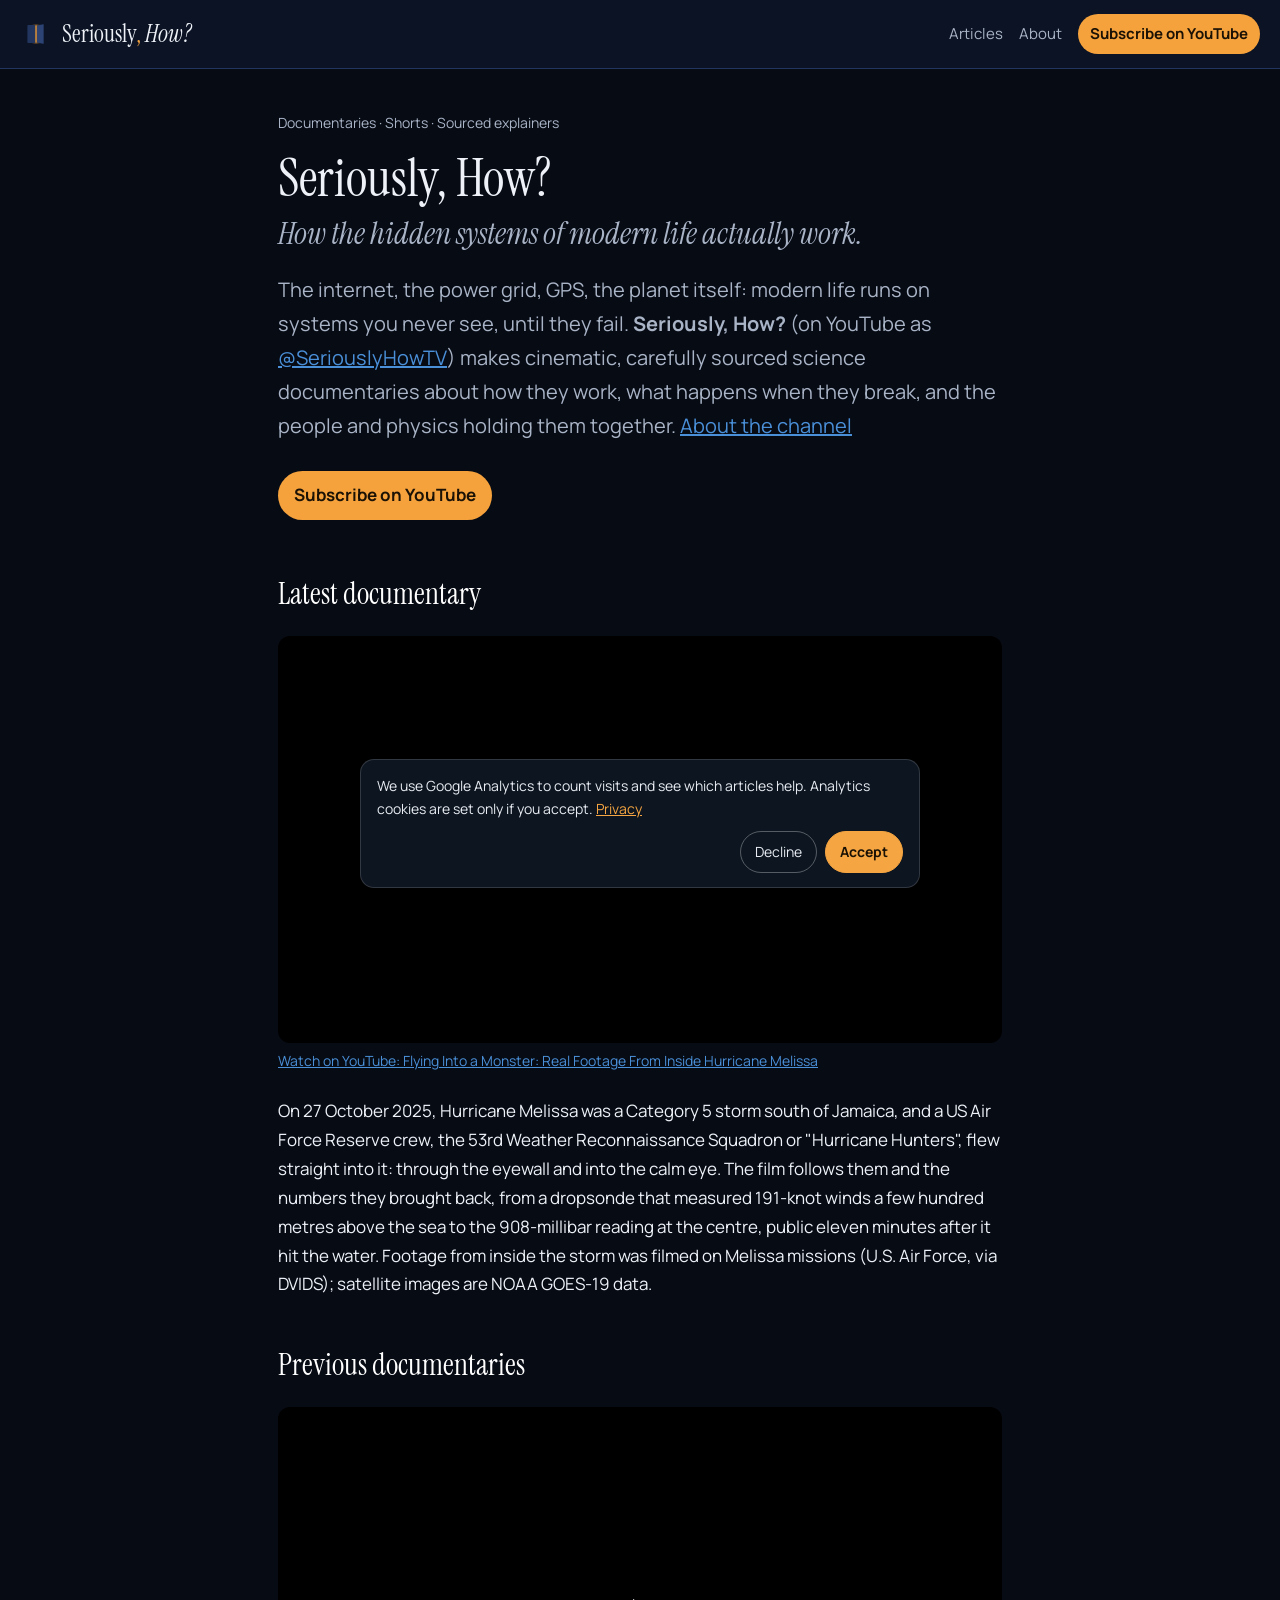
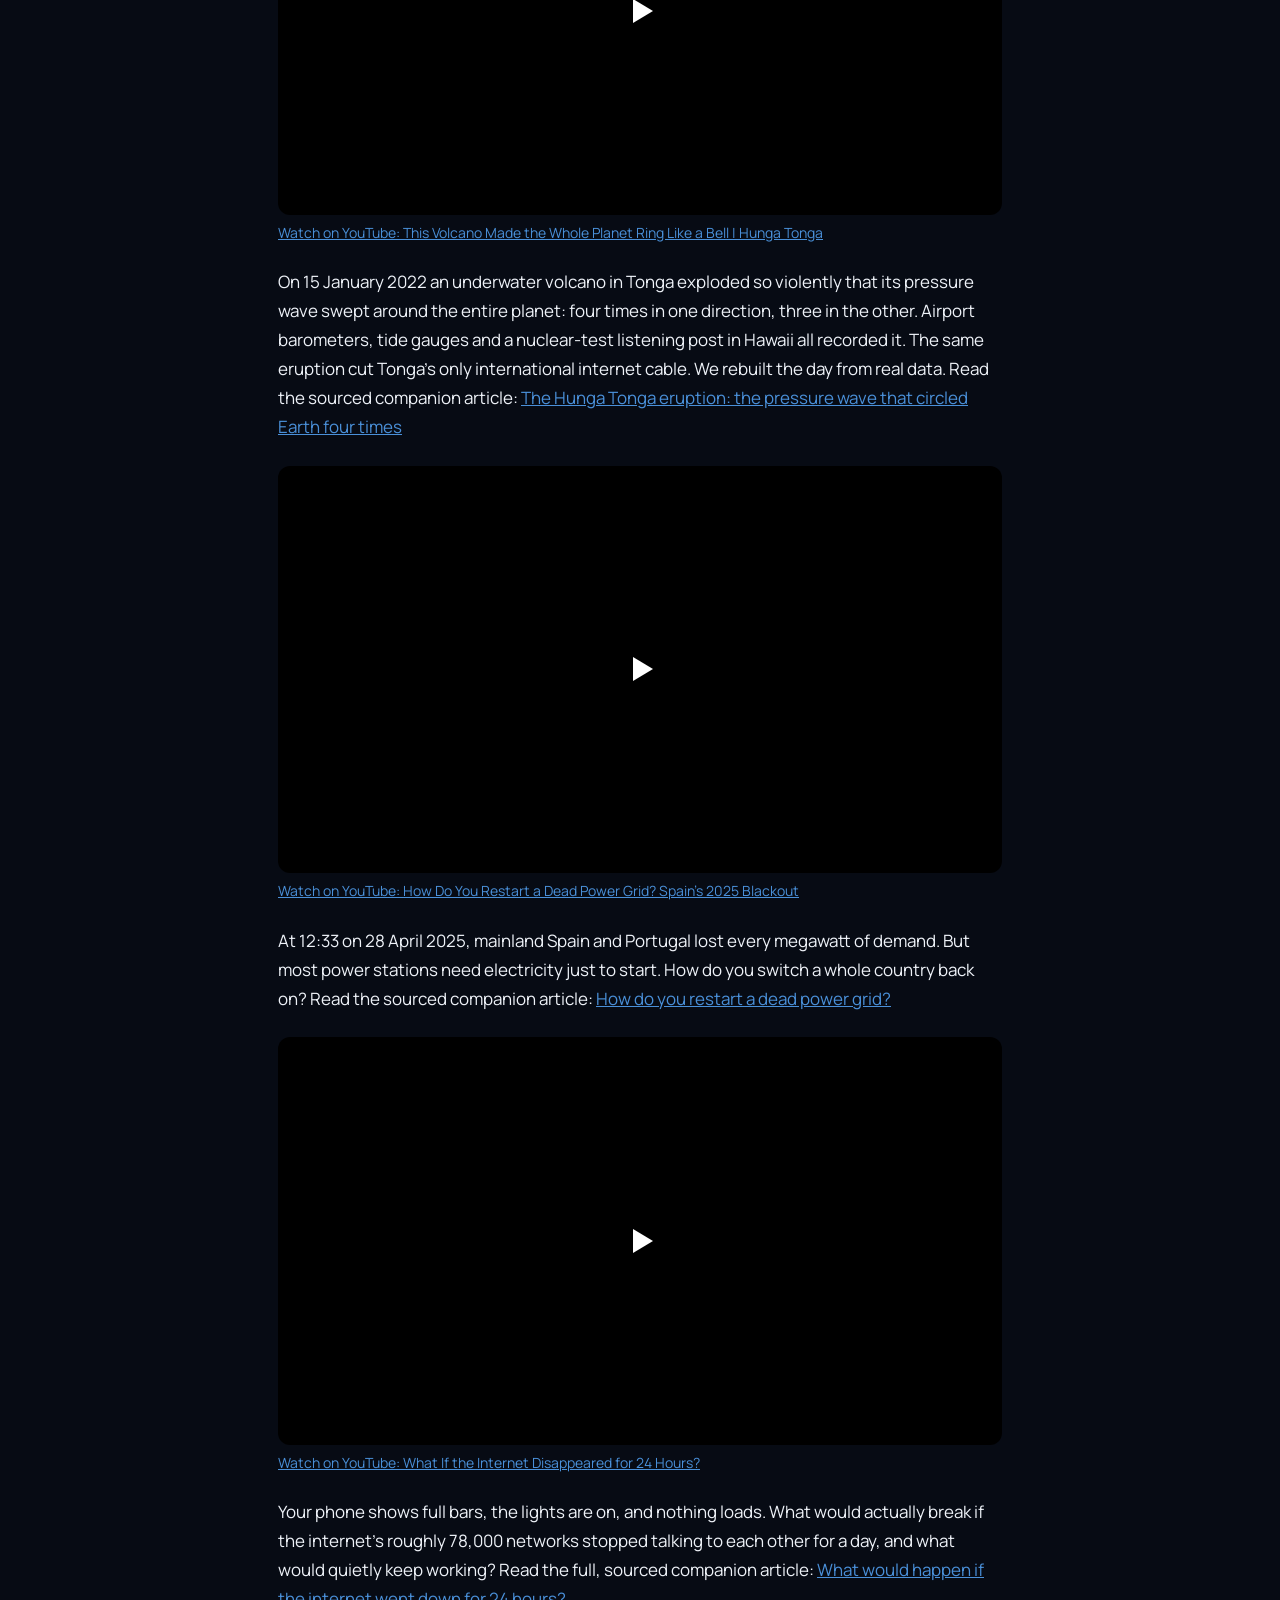
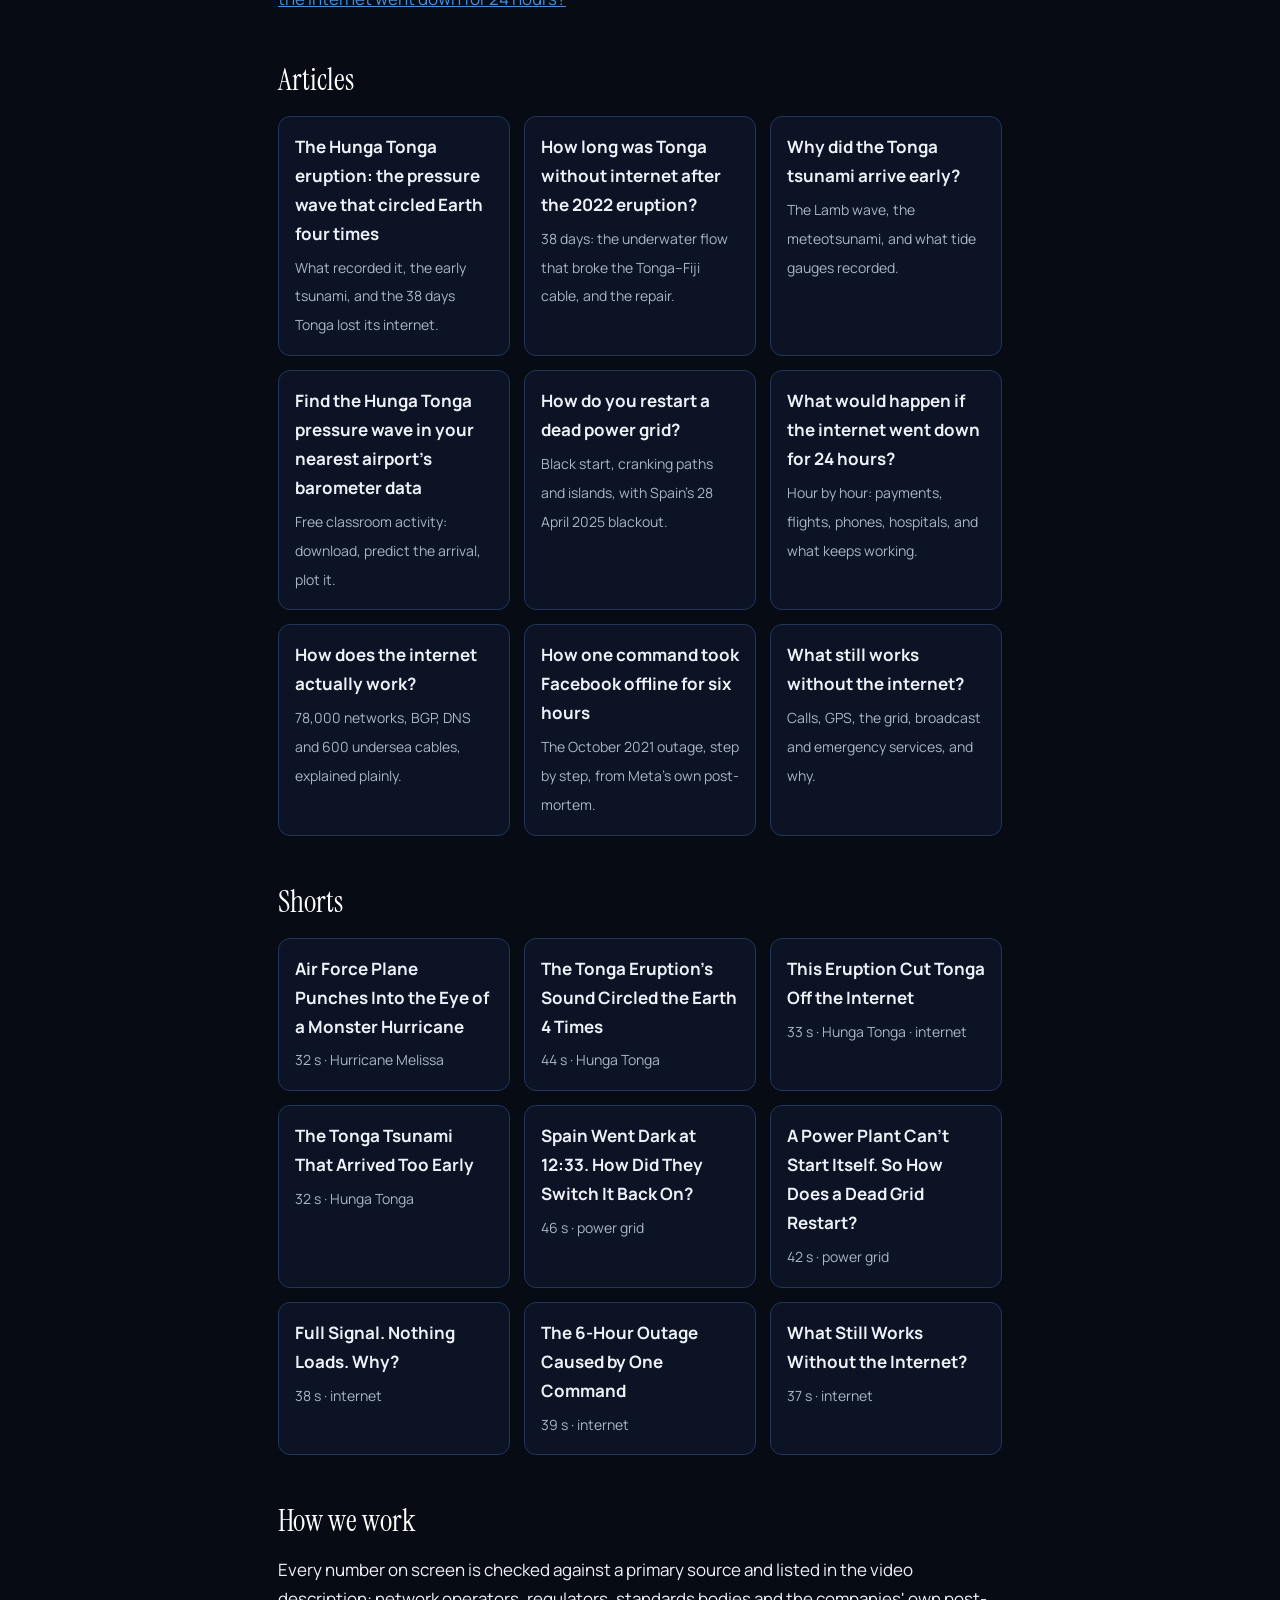
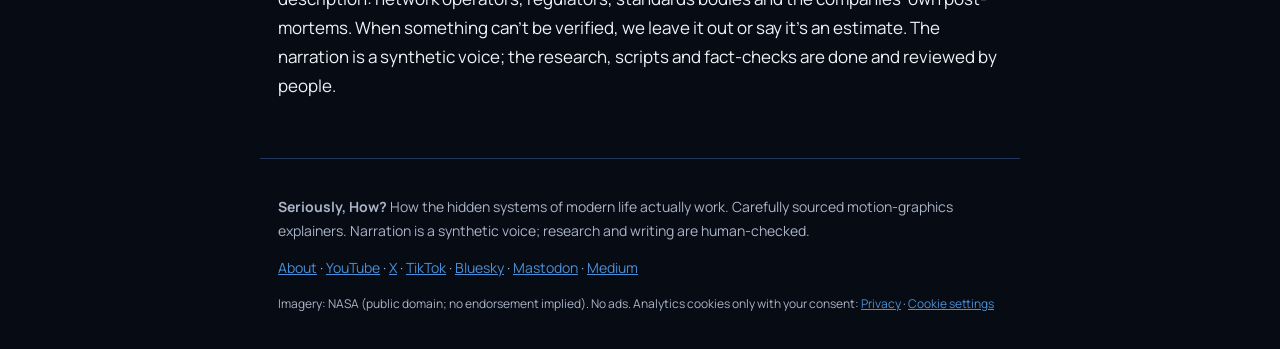
<file: index.html>
<!doctype html>
<html lang="en">
<head>
<meta charset="utf-8">
<meta name="viewport" content="width=device-width, initial-scale=1">
<title>Seriously, How? (SeriouslyHowTV) | Science documentaries on YouTube</title>

<meta name="description" content="Seriously, How? (SeriouslyHowTV) makes carefully sourced science documentaries and Shorts on YouTube: the internet, power grids, volcanoes, hurricanes and the planet itself. How they work, how they fail, and what keeps working.">
<link rel="canonical" href="https://seriouslyhowtv.github.io/">
<meta name="google-site-verification" content="L1zKC8UwtxLcLsiL1kIcSPegI81uNwDRjJPw3aITzao">
<meta property="og:type" content="website">
<meta property="og:site_name" content="Seriously, How?">
<meta property="og:title" content="Seriously, How? (SeriouslyHowTV) | Science documentaries on YouTube">
<meta property="og:description" content="Seriously, How? (SeriouslyHowTV) makes carefully sourced science documentaries and Shorts on YouTube: the internet, power grids, volcanoes, hurricanes and the planet itself. How they work, how they fail, and what keeps working.">
<meta property="og:url" content="https://seriouslyhowtv.github.io/">
<meta property="og:image" content="https://seriouslyhowtv.github.io/static/og-blackstart.jpg">
<meta name="twitter:card" content="summary_large_image">
<link rel="icon" href="/static/favicon.png">
<link rel="preconnect" href="https://fonts.googleapis.com"><link rel="preconnect" href="https://fonts.gstatic.com" crossorigin>
<link href="https://fonts.googleapis.com/css2?family=Instrument+Serif:ital@0;1&family=Manrope:wght@400;600;700&display=swap" rel="stylesheet">
<link rel="stylesheet" href="/static/style.css?v=108604fa">
<script type="application/ld+json">{"@context": "https://schema.org", "@graph": [{"@type": "WebSite", "@id": "https://seriouslyhowtv.github.io/#website", "name": "Seriously, How?", "url": "https://seriouslyhowtv.github.io/", "alternateName": ["Seriously How", "SeriouslyHow", "Seriously How TV", "SeriouslyHowTV"], "publisher": {"@id": "https://seriouslyhowtv.github.io/#organization"}}, {"@type": "Organization", "@id": "https://seriouslyhowtv.github.io/#organization", "name": "Seriously, How?", "url": "https://seriouslyhowtv.github.io/", "logo": "https://seriouslyhowtv.github.io/static/avatar.png", "alternateName": ["Seriously How", "SeriouslyHow", "Seriously How TV", "SeriouslyHowTV"], "description": "Sourced science and infrastructure documentaries on YouTube: the internet, power grids, volcanoes, hurricanes and the planet.", "sameAs": ["https://www.youtube.com/@SeriouslyHowTV", "https://x.com/SeriouslyHowTV", "https://www.tiktok.com/@seriouslyhowtv", "https://bsky.app/profile/seriouslyhowtv.bsky.social", "https://mastodon.social/@SeriouslyHowTV", "https://medium.com/@seriouslyhowtv", "https://github.com/SeriouslyHowTV"]}, {"@type": "VideoObject", "name": "Flying Into a Monster: Real Footage From Inside Hurricane Melissa", "description": "27 October 2025: a US Air Force Reserve Hurricane Hunter crew flies into Category 5 Hurricane Melissa, through the eyewall to the calm eye, and the dropsonde data they send back.", "thumbnailUrl": ["https://i.ytimg.com/vi/5otC2qm0XSo/maxresdefault.jpg"], "uploadDate": "2026-11-26T15:00:00Z", "duration": "PT6M25S", "embedUrl": "https://www.youtube.com/embed/5otC2qm0XSo", "url": "https://www.youtube.com/watch?v=5otC2qm0XSo"}, {"@type": "VideoObject", "name": "This Volcano Made the Whole Planet Ring Like a Bell | Hunga Tonga", "description": "15 January 2022: the Hunga Tonga eruption sent a pressure wave around the planet four times one way and three the other, rebuilt from real barometer, tide-gauge and satellite data.", "thumbnailUrl": ["https://i.ytimg.com/vi/ZW3n-2zZm_c/maxresdefault.jpg"], "uploadDate": "2026-11-22T15:00:00Z", "duration": "PT6M40S", "embedUrl": "https://www.youtube.com/embed/ZW3n-2zZm_c", "url": "https://www.youtube.com/watch?v=ZW3n-2zZm_c"}, {"@type": "VideoObject", "name": "How Do You Restart a Dead Power Grid? Spain's 2025 Blackout", "description": "How grid operators restart a country after a total blackout: black-start plants, cranking paths, load steps and islands, with the 28 April 2025 Iberian blackout.", "thumbnailUrl": ["https://i.ytimg.com/vi/2I3fvMVswFk/maxresdefault.jpg"], "uploadDate": "2026-11-20T15:00:00Z", "duration": "PT3M11S", "embedUrl": "https://www.youtube.com/embed/2I3fvMVswFk", "url": "https://www.youtube.com/watch?v=2I3fvMVswFk"}, {"@type": "VideoObject", "name": "What If the Internet Disappeared for 24 Hours?", "description": "Hour by hour: what would break and what would keep working if the internet's ~78,000 networks stopped exchanging routes.", "thumbnailUrl": ["https://i.ytimg.com/vi/CZO43--Z1FA/maxresdefault.jpg"], "uploadDate": "2026-11-19T15:00:00Z", "duration": "PT8M13S", "embedUrl": "https://www.youtube.com/embed/CZO43--Z1FA", "url": "https://www.youtube.com/watch?v=CZO43--Z1FA"}]}</script>
<script>
window.dataLayer=window.dataLayer||[];function gtag(){dataLayer.push(arguments);}
gtag('consent','default',{ad_storage:'denied',ad_user_data:'denied',ad_personalization:'denied',analytics_storage:'denied',wait_for_update:500});
try{if(localStorage.getItem('sh_consent')==='granted'){gtag('consent','update',{analytics_storage:'granted'});}}catch(e){}
gtag('js',new Date());gtag('config','G-7S8MNK1HT8');
</script>
<script async src="https://www.googletagmanager.com/gtag/js?id=G-7S8MNK1HT8"></script>
</head>
<body>
<header class="top"><a class="brand" href="/"><img src="/static/avatar.png" alt="" width="32" height="32"><span>Seriously<span class="comma">,</span> <em>How?</em></span></a>
<nav><a href="/#articles">Articles</a><a href="/about/">About</a><a href="https://www.youtube.com/@SeriouslyHowTV?sub_confirmation=1" class="sub">Subscribe on YouTube</a></nav></header>
<main>
<p class="meta">Documentaries · Shorts · Sourced explainers</p>
<h1>Seriously, How?<br><em>How the hidden systems of modern life actually work.</em></h1>
<p class="lede">The internet, the power grid, GPS, the planet itself: modern life runs on systems you never see, until they fail. <strong>Seriously, How?</strong> (on YouTube as <a href="https://www.youtube.com/@SeriouslyHowTV">@SeriouslyHowTV</a>) makes cinematic, carefully sourced science documentaries about how they work, what happens when they break, and the people and physics holding them together. <a href="/about/">About the channel</a></p>
<a class="cta" href="https://www.youtube.com/@SeriouslyHowTV?sub_confirmation=1">Subscribe on YouTube</a>

<h2>Latest documentary</h2>
<figure class="video"><button class="yt" data-id="5otC2qm0XSo" data-title="Flying Into a Monster: Real Footage From Inside Hurricane Melissa" style="background-image:url(https://i.ytimg.com/vi/5otC2qm0XSo/maxresdefault.jpg)" aria-label="Play: Flying Into a Monster: Real Footage From Inside Hurricane Melissa"><span class="play"></span></button><figcaption><a href="https://www.youtube.com/watch?v=5otC2qm0XSo">Watch on YouTube: Flying Into a Monster: Real Footage From Inside Hurricane Melissa</a></figcaption></figure>
<p>On 27 October 2025, Hurricane Melissa was a Category 5 storm south of Jamaica, and a US Air Force Reserve crew, the 53rd Weather Reconnaissance Squadron or "Hurricane Hunters", flew straight into it: through the eyewall and into the calm eye. The film follows them and the numbers they brought back, from a dropsonde that measured 191-knot winds a few hundred metres above the sea to the 908-millibar reading at the centre, public eleven minutes after it hit the water. Footage from inside the storm was filmed on Melissa missions (U.S. Air Force, via DVIDS); satellite images are NOAA GOES-19 data.</p>

<h2>Previous documentaries</h2>
<figure class="video"><button class="yt" data-id="ZW3n-2zZm_c" data-title="This Volcano Made the Whole Planet Ring Like a Bell | Hunga Tonga" style="background-image:url(https://i.ytimg.com/vi/ZW3n-2zZm_c/maxresdefault.jpg)" aria-label="Play: This Volcano Made the Whole Planet Ring Like a Bell | Hunga Tonga"><span class="play"></span></button><figcaption><a href="https://www.youtube.com/watch?v=ZW3n-2zZm_c">Watch on YouTube: This Volcano Made the Whole Planet Ring Like a Bell | Hunga Tonga</a></figcaption></figure>
<p>On 15 January 2022 an underwater volcano in Tonga exploded so violently that its pressure wave swept around the entire planet: four times in one direction, three in the other. Airport barometers, tide gauges and a nuclear-test listening post in Hawaii all recorded it. The same eruption cut Tonga's only international internet cable. We rebuilt the day from real data. Read the sourced companion article: <a href="/hunga-tonga-eruption-pressure-wave/">The Hunga Tonga eruption: the pressure wave that circled Earth four times</a></p>

<figure class="video"><button class="yt" data-id="2I3fvMVswFk" data-title="How Do You Restart a Dead Power Grid? Spain&#x27;s 2025 Blackout" style="background-image:url(https://i.ytimg.com/vi/2I3fvMVswFk/maxresdefault.jpg)" aria-label="Play: How Do You Restart a Dead Power Grid? Spain&#x27;s 2025 Blackout"><span class="play"></span></button><figcaption><a href="https://www.youtube.com/watch?v=2I3fvMVswFk">Watch on YouTube: How Do You Restart a Dead Power Grid? Spain&#x27;s 2025 Blackout</a></figcaption></figure>
<p>At 12:33 on 28 April 2025, mainland Spain and Portugal lost every megawatt of demand. But most power stations need electricity just to start. How do you switch a whole country back on? Read the sourced companion article: <a href="/restart-a-dead-power-grid/">How do you restart a dead power grid?</a></p>

<figure class="video"><button class="yt" data-id="CZO43--Z1FA" data-title="What If the Internet Disappeared for 24 Hours?" style="background-image:url(https://i.ytimg.com/vi/CZO43--Z1FA/maxresdefault.jpg)" aria-label="Play: What If the Internet Disappeared for 24 Hours?"><span class="play"></span></button><figcaption><a href="https://www.youtube.com/watch?v=CZO43--Z1FA">Watch on YouTube: What If the Internet Disappeared for 24 Hours?</a></figcaption></figure>
<p>Your phone shows full bars, the lights are on, and nothing loads. What would actually break if the internet's roughly 78,000 networks stopped talking to each other for a day, and what would quietly keep working? Read the full, sourced companion article: <a href="/internet-outage-24-hours/">What would happen if the internet went down for 24 hours?</a></p>

<h2 id="articles">Articles</h2>
<div class="cards">
<a class="card" href="/hunga-tonga-eruption-pressure-wave/"><strong>The Hunga Tonga eruption: the pressure wave that circled Earth four times</strong><span>What recorded it, the early tsunami, and the 38 days Tonga lost its internet.</span></a>
<a class="card" href="/tonga-internet-cable-cut-2022/"><strong>How long was Tonga without internet after the 2022 eruption?</strong><span>38 days: the underwater flow that broke the Tonga–Fiji cable, and the repair.</span></a>
<a class="card" href="/tonga-tsunami-arrived-early-meteotsunami/"><strong>Why did the Tonga tsunami arrive early?</strong><span>The Lamb wave, the meteotsunami, and what tide gauges recorded.</span></a>
<a class="card" href="/find-the-hunga-tonga-wave-in-barometer-data/"><strong>Find the Hunga Tonga pressure wave in your nearest airport's barometer data</strong><span>Free classroom activity: download, predict the arrival, plot it.</span></a>
<a class="card" href="/restart-a-dead-power-grid/"><strong>How do you restart a dead power grid?</strong><span>Black start, cranking paths and islands, with Spain's 28 April 2025 blackout.</span></a>
<a class="card" href="/internet-outage-24-hours/"><strong>What would happen if the internet went down for 24 hours?</strong><span>Hour by hour: payments, flights, phones, hospitals, and what keeps working.</span></a>
<a class="card" href="/how-the-internet-works-bgp-dns/"><strong>How does the internet actually work?</strong><span>78,000 networks, BGP, DNS and 600 undersea cables, explained plainly.</span></a>
<a class="card" href="/facebook-outage-2021-bgp-explained/"><strong>How one command took Facebook offline for six hours</strong><span>The October 2021 outage, step by step, from Meta's own post-mortem.</span></a>
<a class="card" href="/what-still-works-without-internet/"><strong>What still works without the internet?</strong><span>Calls, GPS, the grid, broadcast and emergency services, and why.</span></a>
</div>

<h2>Shorts</h2>
<div class="cards">
<a class="card" href="https://youtube.com/shorts/F8GmeYeCbho"><strong>Air Force Plane Punches Into the Eye of a Monster Hurricane</strong><span>32 s · Hurricane Melissa</span></a>
<a class="card" href="https://youtube.com/shorts/fI9rBYggcsI"><strong>The Tonga Eruption's Sound Circled the Earth 4 Times</strong><span>44 s · Hunga Tonga</span></a>
<a class="card" href="https://youtube.com/shorts/1gb4xCzdbtQ"><strong>This Eruption Cut Tonga Off the Internet</strong><span>33 s · Hunga Tonga · internet</span></a>
<a class="card" href="https://youtube.com/shorts/nh2nMl_MNos"><strong>The Tonga Tsunami That Arrived Too Early</strong><span>32 s · Hunga Tonga</span></a>
<a class="card" href="https://youtube.com/shorts/Y-dOBEHFN8U"><strong>Spain Went Dark at 12:33. How Did They Switch It Back On?</strong><span>46 s · power grid</span></a>
<a class="card" href="https://youtube.com/shorts/wNIQ_YsNBSw"><strong>A Power Plant Can't Start Itself. So How Does a Dead Grid Restart?</strong><span>42 s · power grid</span></a>
<a class="card" href="https://youtube.com/shorts/xc8FxhdH4CY"><strong>Full Signal. Nothing Loads. Why?</strong><span>38 s · internet</span></a>
<a class="card" href="https://youtube.com/shorts/HdTgAnh9DNQ"><strong>The 6-Hour Outage Caused by One Command</strong><span>39 s · internet</span></a>
<a class="card" href="https://youtube.com/shorts/McYBIwnWumk"><strong>What Still Works Without the Internet?</strong><span>37 s · internet</span></a>
</div>

<h2>How we work</h2>
<p>Every number on screen is checked against a primary source and listed in the video description: network operators, regulators, standards bodies and the companies' own post-mortems. When something can't be verified, we leave it out or say it's an estimate. The narration is a synthetic voice; the research, scripts and fact-checks are done and reviewed by people.</p>
</main>
<footer>
<p><strong>Seriously, How?</strong> How the hidden systems of modern life actually work. Carefully sourced motion-graphics explainers. Narration is a synthetic voice; research and writing are human-checked.</p>
<p><a href="/about/">About</a> · <a href="https://www.youtube.com/@SeriouslyHowTV">YouTube</a> · <a href="https://x.com/SeriouslyHowTV">X</a> · <a href="https://www.tiktok.com/@seriouslyhowtv">TikTok</a> · <a href="https://bsky.app/profile/seriouslyhowtv.bsky.social">Bluesky</a> · <a rel="me" href="https://mastodon.social/@SeriouslyHowTV">Mastodon</a> · <a href="https://medium.com/@seriouslyhowtv">Medium</a></p>
<p class="small">Imagery: NASA (public domain; no endorsement implied). No ads. Analytics cookies only with your consent: <a href="/privacy/">Privacy</a> · <a href="#" id="cookie-settings">Cookie settings</a></p>
</footer>
<script>
document.querySelectorAll('.yt').forEach(function(el){el.addEventListener('click',function(){
  var f=document.createElement('iframe');f.src='https://www.youtube-nocookie.com/embed/'+el.dataset.id+'?autoplay=1&rel=0';
  f.title=el.dataset.title;f.allow='autoplay; encrypted-media; picture-in-picture';f.allowFullscreen=true;el.replaceWith(f);});});
</script>
<div id="consent" class="consent" role="dialog" aria-label="Cookie consent" hidden>
<p>We use Google Analytics to count visits and see which articles help. Analytics cookies are set only if you accept. <a href="/privacy/">Privacy</a></p>
<div class="consent-actions"><button type="button" data-c="denied">Decline</button><button type="button" data-c="granted" class="primary">Accept</button></div>
</div>
<script>
(function(){var b=document.getElementById('consent');var v=null;try{v=localStorage.getItem('sh_consent');}catch(e){}
if(!v){b.hidden=false;}
b.querySelectorAll('button').forEach(function(x){x.addEventListener('click',function(){var c=x.dataset.c;try{localStorage.setItem('sh_consent',c);}catch(e){}
gtag('consent','update',{analytics_storage:c});
if(c==='granted'&&v!=='granted'){gtag('event','page_view',{page_location:location.href,page_title:document.title});}
v=c;b.hidden=true;});});
var s=document.getElementById('cookie-settings');if(s){s.addEventListener('click',function(e){e.preventDefault();b.hidden=false;});}})();
</script>
</body>
</html>
</file>
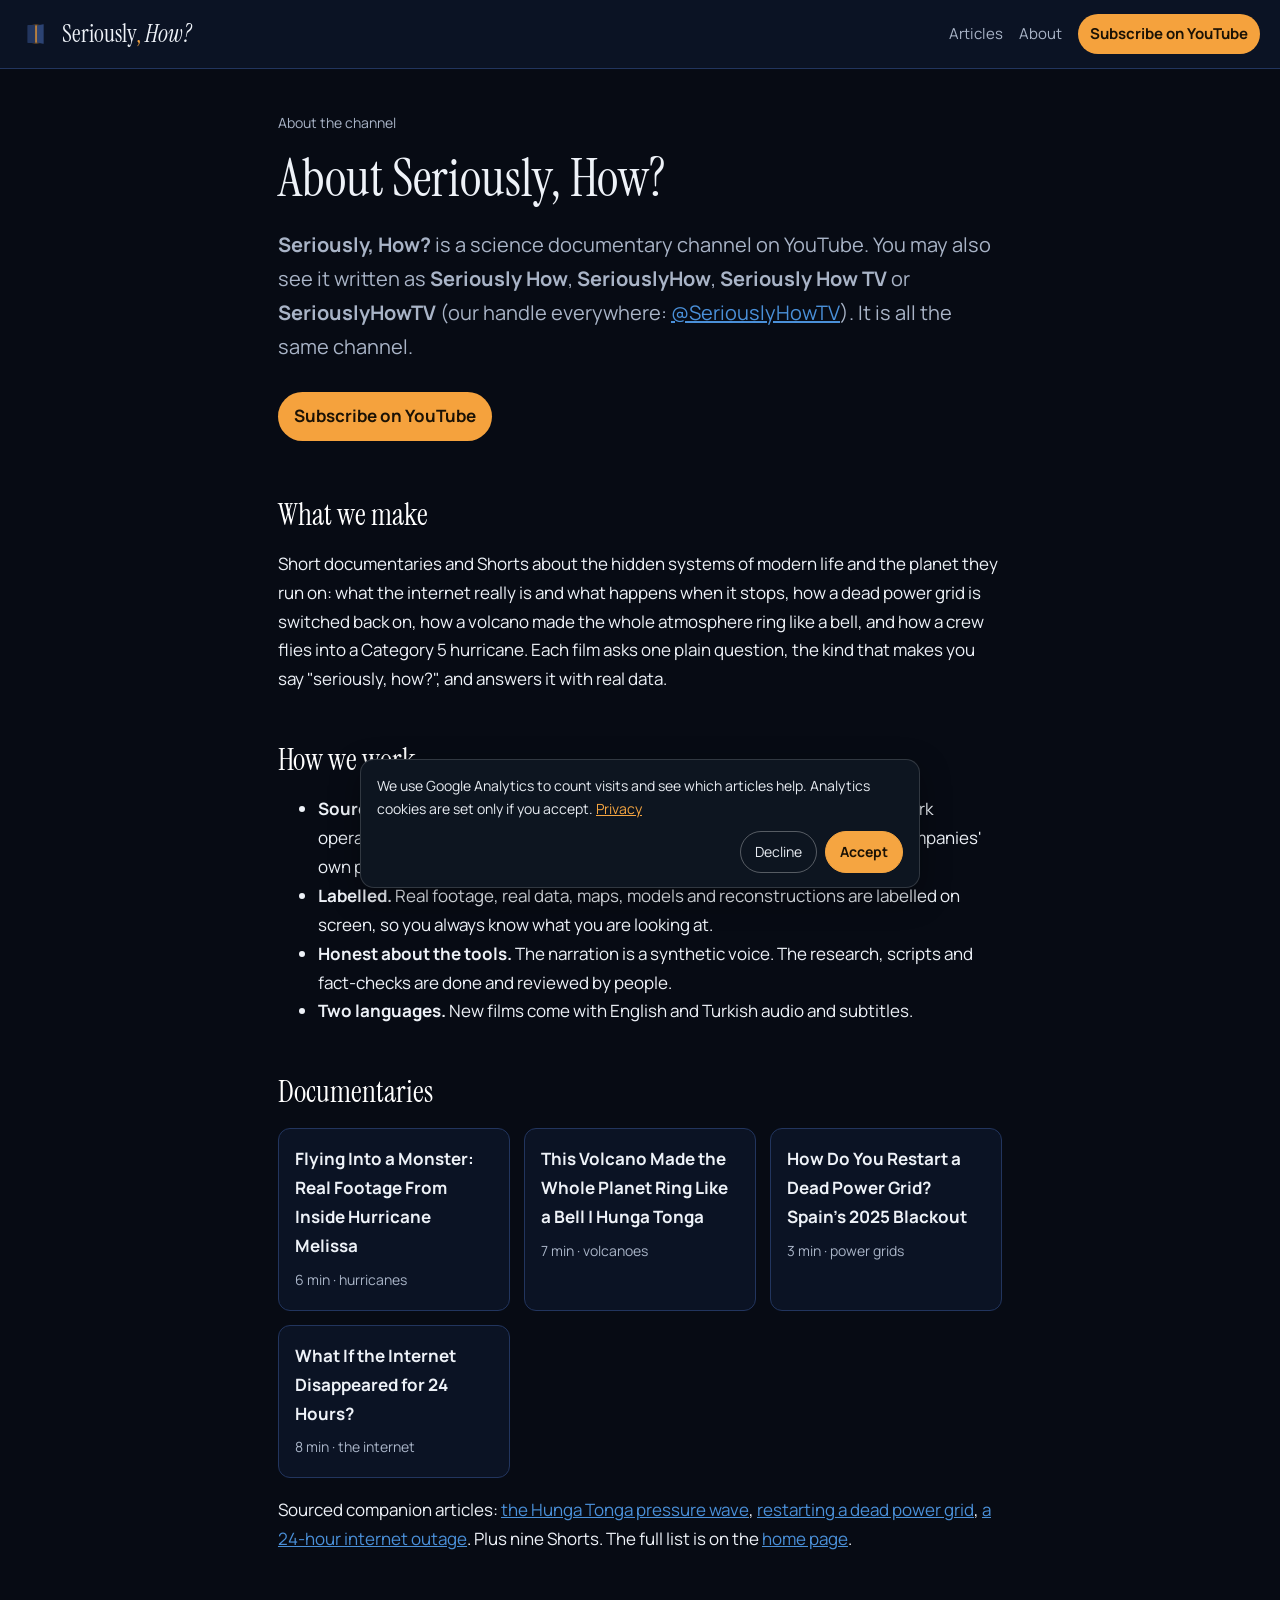
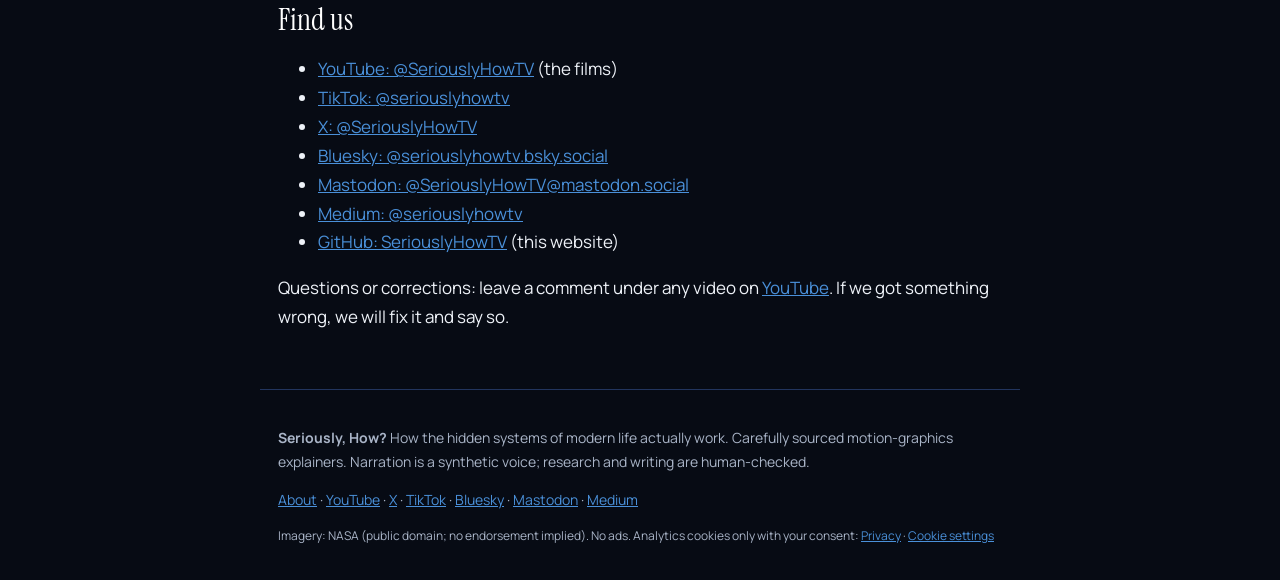
<file: about/index.html>
<!doctype html>
<html lang="en">
<head>
<meta charset="utf-8">
<meta name="viewport" content="width=device-width, initial-scale=1">
<title>About Seriously, How? (SeriouslyHowTV): the science documentary channel</title>

<meta name="description" content="Seriously, How? (also written Seriously How, or SeriouslyHowTV) is a YouTube channel of sourced science documentaries and Shorts: the internet, power grids, volcanoes, hurricanes. What we make, how we check it, and where to find us.">
<link rel="canonical" href="https://seriouslyhowtv.github.io/about/">
<meta property="og:type" content="article">
<meta property="og:site_name" content="Seriously, How?">
<meta property="og:title" content="About Seriously, How? (SeriouslyHowTV): the science documentary channel">
<meta property="og:description" content="Seriously, How? (also written Seriously How, or SeriouslyHowTV) is a YouTube channel of sourced science documentaries and Shorts: the internet, power grids, volcanoes, hurricanes. What we make, how we check it, and where to find us.">
<meta property="og:url" content="https://seriouslyhowtv.github.io/about/">
<meta property="og:image" content="https://seriouslyhowtv.github.io/static/og-hunga.jpg">
<meta name="twitter:card" content="summary_large_image">
<link rel="icon" href="/static/favicon.png">
<link rel="preconnect" href="https://fonts.googleapis.com"><link rel="preconnect" href="https://fonts.gstatic.com" crossorigin>
<link href="https://fonts.googleapis.com/css2?family=Instrument+Serif:ital@0;1&family=Manrope:wght@400;600;700&display=swap" rel="stylesheet">
<link rel="stylesheet" href="/static/style.css?v=108604fa">
<script type="application/ld+json">{"@context": "https://schema.org", "@graph": [{"@type": "AboutPage", "name": "About Seriously, How? (SeriouslyHowTV): the science documentary channel", "description": "Seriously, How? (also written Seriously How, or SeriouslyHowTV) is a YouTube channel of sourced science documentaries and Shorts: the internet, power grids, volcanoes, hurricanes. What we make, how we check it, and where to find us.", "url": "https://seriouslyhowtv.github.io/about/", "mainEntity": {"@id": "https://seriouslyhowtv.github.io/#organization"}, "isPartOf": {"@id": "https://seriouslyhowtv.github.io/#website"}}, {"@type": "Organization", "@id": "https://seriouslyhowtv.github.io/#organization", "name": "Seriously, How?", "url": "https://seriouslyhowtv.github.io/", "logo": "https://seriouslyhowtv.github.io/static/avatar.png", "alternateName": ["Seriously How", "SeriouslyHow", "Seriously How TV", "SeriouslyHowTV"], "description": "Sourced science and infrastructure documentaries on YouTube: the internet, power grids, volcanoes, hurricanes and the planet.", "sameAs": ["https://www.youtube.com/@SeriouslyHowTV", "https://x.com/SeriouslyHowTV", "https://www.tiktok.com/@seriouslyhowtv", "https://bsky.app/profile/seriouslyhowtv.bsky.social", "https://mastodon.social/@SeriouslyHowTV", "https://medium.com/@seriouslyhowtv", "https://github.com/SeriouslyHowTV"]}]}</script>
<script>
window.dataLayer=window.dataLayer||[];function gtag(){dataLayer.push(arguments);}
gtag('consent','default',{ad_storage:'denied',ad_user_data:'denied',ad_personalization:'denied',analytics_storage:'denied',wait_for_update:500});
try{if(localStorage.getItem('sh_consent')==='granted'){gtag('consent','update',{analytics_storage:'granted'});}}catch(e){}
gtag('js',new Date());gtag('config','G-7S8MNK1HT8');
</script>
<script async src="https://www.googletagmanager.com/gtag/js?id=G-7S8MNK1HT8"></script>
</head>
<body>
<header class="top"><a class="brand" href="/"><img src="/static/avatar.png" alt="" width="32" height="32"><span>Seriously<span class="comma">,</span> <em>How?</em></span></a>
<nav><a href="/#articles">Articles</a><a href="/about/">About</a><a href="https://www.youtube.com/@SeriouslyHowTV?sub_confirmation=1" class="sub">Subscribe on YouTube</a></nav></header>
<main>
<p class="meta">About the channel</p>
<h1>About Seriously, How?</h1>
<p class="lede"><strong>Seriously, How?</strong> is a science documentary channel on YouTube. You may also see it written as <strong>Seriously How</strong>, <strong>SeriouslyHow</strong>, <strong>Seriously How TV</strong> or <strong>SeriouslyHowTV</strong> (our handle everywhere: <a href="https://www.youtube.com/@SeriouslyHowTV">@SeriouslyHowTV</a>). It is all the same channel.</p>
<a class="cta" href="https://www.youtube.com/@SeriouslyHowTV?sub_confirmation=1">Subscribe on YouTube</a>

<h2>What we make</h2>
<p>Short documentaries and Shorts about the hidden systems of modern life and the planet they run on: what the internet really is and what happens when it stops, how a dead power grid is switched back on, how a volcano made the whole atmosphere ring like a bell, and how a crew flies into a Category 5 hurricane. Each film asks one plain question, the kind that makes you say "seriously, how?", and answers it with real data.</p>

<h2>How we work</h2>
<ul>
<li><strong>Sourced.</strong> Every number on screen is checked against a primary source (network operators, grid regulators, scientific papers, NOAA and other agency data, companies' own post-mortems) and the sources are listed in each video description.</li>
<li><strong>Labelled.</strong> Real footage, real data, maps, models and reconstructions are labelled on screen, so you always know what you are looking at.</li>
<li><strong>Honest about the tools.</strong> The narration is a synthetic voice. The research, scripts and fact-checks are done and reviewed by people.</li>
<li><strong>Two languages.</strong> New films come with English and Turkish audio and subtitles.</li>
</ul>

<h2>Documentaries</h2>
<div class="cards">
<a class="card" href="https://www.youtube.com/watch?v=5otC2qm0XSo"><strong>Flying Into a Monster: Real Footage From Inside Hurricane Melissa</strong><span>6 min · hurricanes</span></a>
<a class="card" href="https://www.youtube.com/watch?v=ZW3n-2zZm_c"><strong>This Volcano Made the Whole Planet Ring Like a Bell | Hunga Tonga</strong><span>7 min · volcanoes</span></a>
<a class="card" href="https://www.youtube.com/watch?v=2I3fvMVswFk"><strong>How Do You Restart a Dead Power Grid? Spain's 2025 Blackout</strong><span>3 min · power grids</span></a>
<a class="card" href="https://www.youtube.com/watch?v=CZO43--Z1FA"><strong>What If the Internet Disappeared for 24 Hours?</strong><span>8 min · the internet</span></a>
</div>
<p>Sourced companion articles: <a href="/hunga-tonga-eruption-pressure-wave/">the Hunga Tonga pressure wave</a>, <a href="/restart-a-dead-power-grid/">restarting a dead power grid</a>, <a href="/internet-outage-24-hours/">a 24-hour internet outage</a>. Plus nine Shorts. The full list is on the <a href="/">home page</a>.</p>

<h2>Find us</h2>
<ul>
<li><a rel="me" href="https://www.youtube.com/@SeriouslyHowTV">YouTube: @SeriouslyHowTV</a> (the films)</li>
<li><a rel="me" href="https://www.tiktok.com/@seriouslyhowtv">TikTok: @seriouslyhowtv</a></li>
<li><a rel="me" href="https://x.com/SeriouslyHowTV">X: @SeriouslyHowTV</a></li>
<li><a rel="me" href="https://bsky.app/profile/seriouslyhowtv.bsky.social">Bluesky: @seriouslyhowtv.bsky.social</a></li>
<li><a rel="me" href="https://mastodon.social/@SeriouslyHowTV">Mastodon: @SeriouslyHowTV@mastodon.social</a></li>
<li><a rel="me" href="https://medium.com/@seriouslyhowtv">Medium: @seriouslyhowtv</a></li>
<li><a rel="me" href="https://github.com/SeriouslyHowTV">GitHub: SeriouslyHowTV</a> (this website)</li>
</ul>
<p>Questions or corrections: leave a comment under any video on <a href="https://www.youtube.com/@SeriouslyHowTV">YouTube</a>. If we got something wrong, we will fix it and say so.</p>
</main>
<footer>
<p><strong>Seriously, How?</strong> How the hidden systems of modern life actually work. Carefully sourced motion-graphics explainers. Narration is a synthetic voice; research and writing are human-checked.</p>
<p><a href="/about/">About</a> · <a href="https://www.youtube.com/@SeriouslyHowTV">YouTube</a> · <a href="https://x.com/SeriouslyHowTV">X</a> · <a href="https://www.tiktok.com/@seriouslyhowtv">TikTok</a> · <a href="https://bsky.app/profile/seriouslyhowtv.bsky.social">Bluesky</a> · <a rel="me" href="https://mastodon.social/@SeriouslyHowTV">Mastodon</a> · <a href="https://medium.com/@seriouslyhowtv">Medium</a></p>
<p class="small">Imagery: NASA (public domain; no endorsement implied). No ads. Analytics cookies only with your consent: <a href="/privacy/">Privacy</a> · <a href="#" id="cookie-settings">Cookie settings</a></p>
</footer>
<script>
document.querySelectorAll('.yt').forEach(function(el){el.addEventListener('click',function(){
  var f=document.createElement('iframe');f.src='https://www.youtube-nocookie.com/embed/'+el.dataset.id+'?autoplay=1&rel=0';
  f.title=el.dataset.title;f.allow='autoplay; encrypted-media; picture-in-picture';f.allowFullscreen=true;el.replaceWith(f);});});
</script>
<div id="consent" class="consent" role="dialog" aria-label="Cookie consent" hidden>
<p>We use Google Analytics to count visits and see which articles help. Analytics cookies are set only if you accept. <a href="/privacy/">Privacy</a></p>
<div class="consent-actions"><button type="button" data-c="denied">Decline</button><button type="button" data-c="granted" class="primary">Accept</button></div>
</div>
<script>
(function(){var b=document.getElementById('consent');var v=null;try{v=localStorage.getItem('sh_consent');}catch(e){}
if(!v){b.hidden=false;}
b.querySelectorAll('button').forEach(function(x){x.addEventListener('click',function(){var c=x.dataset.c;try{localStorage.setItem('sh_consent',c);}catch(e){}
gtag('consent','update',{analytics_storage:c});
if(c==='granted'&&v!=='granted'){gtag('event','page_view',{page_location:location.href,page_title:document.title});}
v=c;b.hidden=true;});});
var s=document.getElementById('cookie-settings');if(s){s.addEventListener('click',function(e){e.preventDefault();b.hidden=false;});}})();
</script>
</body>
</html>
</file>
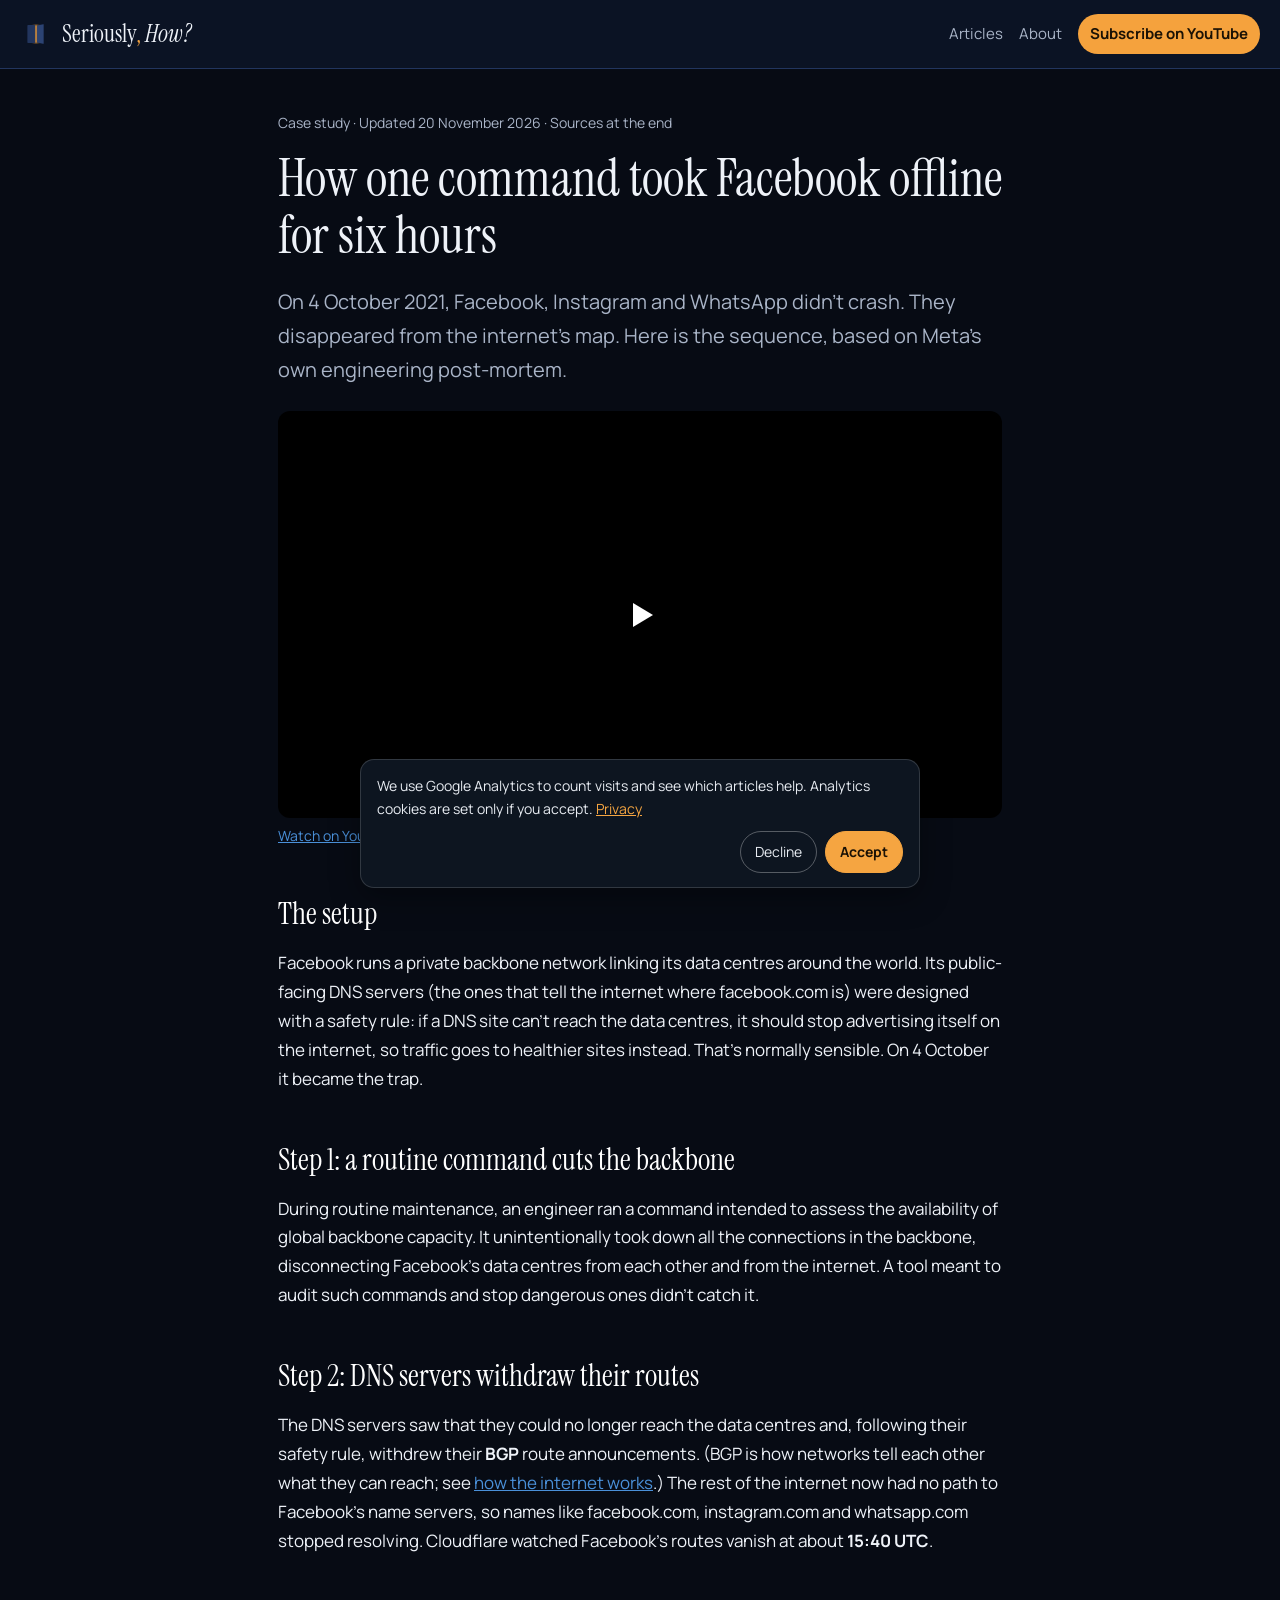
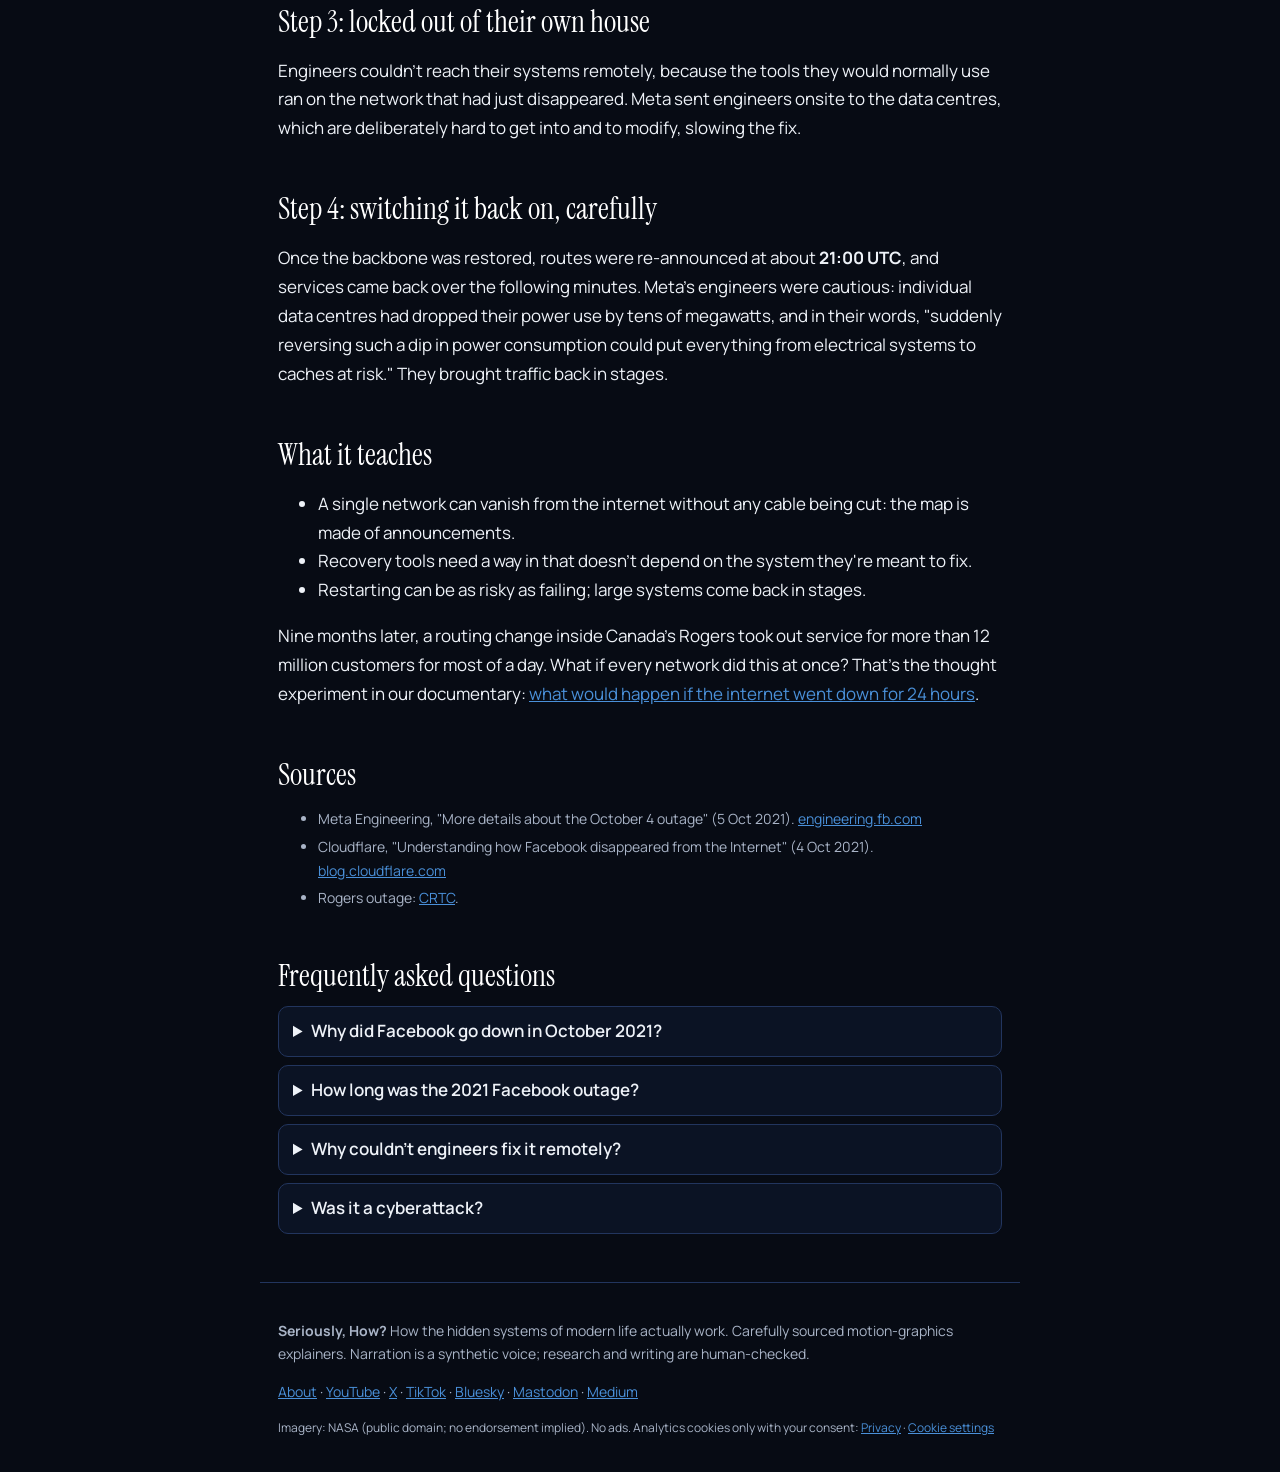
<file: facebook-outage-2021-bgp-explained/index.html>
<!doctype html>
<html lang="en">
<head>
<meta charset="utf-8">
<meta name="viewport" content="width=device-width, initial-scale=1">
<title>How one command took Facebook offline for six hours (October 2021, BGP explained) | Seriously, How?</title>

<meta name="description" content="On 4 October 2021 a faulty maintenance command cut Facebook&#x27;s backbone; its DNS servers withdrew their BGP routes and Facebook, Instagram and WhatsApp vanished for nearly six hours. Step by step, from Meta&#x27;s post-mortem.">
<link rel="canonical" href="https://seriouslyhowtv.github.io/facebook-outage-2021-bgp-explained/">
<meta property="og:type" content="article">
<meta property="og:site_name" content="Seriously, How?">
<meta property="og:title" content="How one command took Facebook offline for six hours (October 2021, BGP explained)">
<meta property="og:description" content="On 4 October 2021 a faulty maintenance command cut Facebook&#x27;s backbone; its DNS servers withdrew their BGP routes and Facebook, Instagram and WhatsApp vanished for nearly six hours. Step by step, from Meta&#x27;s post-mortem.">
<meta property="og:url" content="https://seriouslyhowtv.github.io/facebook-outage-2021-bgp-explained/">
<meta property="og:image" content="https://seriouslyhowtv.github.io/static/og-internet24.jpg">
<meta name="twitter:card" content="summary_large_image">
<link rel="icon" href="/static/favicon.png">
<link rel="preconnect" href="https://fonts.googleapis.com"><link rel="preconnect" href="https://fonts.gstatic.com" crossorigin>
<link href="https://fonts.googleapis.com/css2?family=Instrument+Serif:ital@0;1&family=Manrope:wght@400;600;700&display=swap" rel="stylesheet">
<link rel="stylesheet" href="/static/style.css?v=108604fa">
<script type="application/ld+json">{"@context": "https://schema.org", "@graph": [{"@type": "Article", "headline": "How one command took Facebook offline for six hours (October 2021, BGP explained)", "description": "On 4 October 2021 a faulty maintenance command cut Facebook's backbone; its DNS servers withdrew their BGP routes and Facebook, Instagram and WhatsApp vanished for nearly six hours. Step by step, from Meta's post-mortem.", "datePublished": "2026-11-20", "dateModified": "2026-11-20", "author": {"@type": "Organization", "@id": "https://seriouslyhowtv.github.io/#organization", "name": "Seriously, How?", "url": "https://seriouslyhowtv.github.io/"}, "publisher": {"@type": "Organization", "@id": "https://seriouslyhowtv.github.io/#organization", "name": "Seriously, How?", "logo": {"@type": "ImageObject", "url": "https://seriouslyhowtv.github.io/static/avatar.png"}}, "image": "https://seriouslyhowtv.github.io/static/og-internet24.jpg", "mainEntityOfPage": "https://seriouslyhowtv.github.io/facebook-outage-2021-bgp-explained/"}, {"@type": "VideoObject", "name": "The 6-Hour Outage Caused by One Command", "description": "How one faulty maintenance command withdrew Facebook's BGP routes in October 2021.", "thumbnailUrl": ["https://i.ytimg.com/vi/HdTgAnh9DNQ/hqdefault.jpg"], "uploadDate": "2026-11-19T15:00:00Z", "duration": "PT39S", "embedUrl": "https://www.youtube.com/embed/HdTgAnh9DNQ", "url": "https://www.youtube.com/watch?v=HdTgAnh9DNQ"}, {"@type": "FAQPage", "mainEntity": [{"@type": "Question", "name": "Why did Facebook go down in October 2021?", "acceptedAnswer": {"@type": "Answer", "text": "During routine maintenance, a command meant to assess backbone capacity unintentionally disconnected Facebook's data centres. Its DNS servers then withdrew their BGP route announcements, so the rest of the internet could no longer find Facebook, Instagram or WhatsApp."}}, {"@type": "Question", "name": "How long was the 2021 Facebook outage?", "acceptedAnswer": {"@type": "Answer", "text": "Nearly six hours. Cloudflare observed Facebook's routes disappearing at about 15:40 UTC on 4 October 2021, with service returning after the routes were re-announced at about 21:00 UTC."}}, {"@type": "Question", "name": "Why couldn't engineers fix it remotely?", "acceptedAnswer": {"@type": "Answer", "text": "The tools they would normally use ran on the same network that had disappeared, so engineers had to be sent into the data centres, which are designed to be hard to get into."}}, {"@type": "Question", "name": "Was it a cyberattack?", "acceptedAnswer": {"@type": "Answer", "text": "No. Meta's post-mortem describes a configuration error during maintenance, not malicious activity."}}]}]}</script>
<script>
window.dataLayer=window.dataLayer||[];function gtag(){dataLayer.push(arguments);}
gtag('consent','default',{ad_storage:'denied',ad_user_data:'denied',ad_personalization:'denied',analytics_storage:'denied',wait_for_update:500});
try{if(localStorage.getItem('sh_consent')==='granted'){gtag('consent','update',{analytics_storage:'granted'});}}catch(e){}
gtag('js',new Date());gtag('config','G-7S8MNK1HT8');
</script>
<script async src="https://www.googletagmanager.com/gtag/js?id=G-7S8MNK1HT8"></script>
</head>
<body>
<header class="top"><a class="brand" href="/"><img src="/static/avatar.png" alt="" width="32" height="32"><span>Seriously<span class="comma">,</span> <em>How?</em></span></a>
<nav><a href="/#articles">Articles</a><a href="/about/">About</a><a href="https://www.youtube.com/@SeriouslyHowTV?sub_confirmation=1" class="sub">Subscribe on YouTube</a></nav></header>
<main>
<p class="meta">Case study · Updated 20 November 2026 · Sources at the end</p>
<h1>How one command took Facebook offline for six hours</h1>
<p class="lede">On 4 October 2021, Facebook, Instagram and WhatsApp didn't crash. They disappeared from the internet's map. Here is the sequence, based on Meta's own engineering post-mortem.</p>
<figure class="video"><button class="yt" data-id="HdTgAnh9DNQ" data-title="The 6-Hour Outage Caused by One Command" style="background-image:url(https://i.ytimg.com/vi/HdTgAnh9DNQ/hqdefault.jpg)" aria-label="Play: The 6-Hour Outage Caused by One Command"><span class="play"></span></button><figcaption><a href="https://www.youtube.com/watch?v=HdTgAnh9DNQ">Watch on YouTube: The 6-Hour Outage Caused by One Command</a></figcaption></figure>

<h2>The setup</h2>
<p>Facebook runs a private backbone network linking its data centres around the world. Its public-facing DNS servers (the ones that tell the internet where facebook.com is) were designed with a safety rule: if a DNS site can't reach the data centres, it should stop advertising itself on the internet, so traffic goes to healthier sites instead. That's normally sensible. On 4 October it became the trap.</p>

<h2>Step 1: a routine command cuts the backbone</h2>
<p>During routine maintenance, an engineer ran a command intended to assess the availability of global backbone capacity. It unintentionally took down all the connections in the backbone, disconnecting Facebook's data centres from each other and from the internet. A tool meant to audit such commands and stop dangerous ones didn't catch it.</p>

<h2>Step 2: DNS servers withdraw their routes</h2>
<p>The DNS servers saw that they could no longer reach the data centres and, following their safety rule, withdrew their <strong>BGP</strong> route announcements. (BGP is how networks tell each other what they can reach; see <a href="/how-the-internet-works-bgp-dns/">how the internet works</a>.) The rest of the internet now had no path to Facebook's name servers, so names like facebook.com, instagram.com and whatsapp.com stopped resolving. Cloudflare watched Facebook's routes vanish at about <strong>15:40 UTC</strong>.</p>

<h2>Step 3: locked out of their own house</h2>
<p>Engineers couldn't reach their systems remotely, because the tools they would normally use ran on the network that had just disappeared. Meta sent engineers onsite to the data centres, which are deliberately hard to get into and to modify, slowing the fix.</p>

<h2>Step 4: switching it back on, carefully</h2>
<p>Once the backbone was restored, routes were re-announced at about <strong>21:00 UTC</strong>, and services came back over the following minutes. Meta's engineers were cautious: individual data centres had dropped their power use by tens of megawatts, and in their words, "suddenly reversing such a dip in power consumption could put everything from electrical systems to caches at risk." They brought traffic back in stages.</p>

<h2>What it teaches</h2>
<ul>
<li>A single network can vanish from the internet without any cable being cut: the map is made of announcements.</li>
<li>Recovery tools need a way in that doesn't depend on the system they're meant to fix.</li>
<li>Restarting can be as risky as failing; large systems come back in stages.</li>
</ul>
<p>Nine months later, a routing change inside Canada's Rogers took out service for more than 12 million customers for most of a day. What if every network did this at once? That's the thought experiment in our documentary: <a href="/internet-outage-24-hours/">what would happen if the internet went down for 24 hours</a>.</p>

<h2>Sources</h2>
<ul class="sources">
<li>Meta Engineering, "More details about the October 4 outage" (5 Oct 2021). <a href="https://engineering.fb.com/2021/10/05/networking-traffic/outage-details/">engineering.fb.com</a></li>
<li>Cloudflare, "Understanding how Facebook disappeared from the Internet" (4 Oct 2021). <a href="https://blog.cloudflare.com/october-2021-facebook-outage/">blog.cloudflare.com</a></li>
<li>Rogers outage: <a href="https://crtc.gc.ca/eng/publications/reports/xona2024.htm">CRTC</a>.</li>
</ul>
<section class="faq"><h2>Frequently asked questions</h2><details><summary>Why did Facebook go down in October 2021?</summary><p>During routine maintenance, a command meant to assess backbone capacity unintentionally disconnected Facebook&#x27;s data centres. Its DNS servers then withdrew their BGP route announcements, so the rest of the internet could no longer find Facebook, Instagram or WhatsApp.</p></details><details><summary>How long was the 2021 Facebook outage?</summary><p>Nearly six hours. Cloudflare observed Facebook&#x27;s routes disappearing at about 15:40 UTC on 4 October 2021, with service returning after the routes were re-announced at about 21:00 UTC.</p></details><details><summary>Why couldn&#x27;t engineers fix it remotely?</summary><p>The tools they would normally use ran on the same network that had disappeared, so engineers had to be sent into the data centres, which are designed to be hard to get into.</p></details><details><summary>Was it a cyberattack?</summary><p>No. Meta&#x27;s post-mortem describes a configuration error during maintenance, not malicious activity.</p></details></section></main>
<footer>
<p><strong>Seriously, How?</strong> How the hidden systems of modern life actually work. Carefully sourced motion-graphics explainers. Narration is a synthetic voice; research and writing are human-checked.</p>
<p><a href="/about/">About</a> · <a href="https://www.youtube.com/@SeriouslyHowTV">YouTube</a> · <a href="https://x.com/SeriouslyHowTV">X</a> · <a href="https://www.tiktok.com/@seriouslyhowtv">TikTok</a> · <a href="https://bsky.app/profile/seriouslyhowtv.bsky.social">Bluesky</a> · <a rel="me" href="https://mastodon.social/@SeriouslyHowTV">Mastodon</a> · <a href="https://medium.com/@seriouslyhowtv">Medium</a></p>
<p class="small">Imagery: NASA (public domain; no endorsement implied). No ads. Analytics cookies only with your consent: <a href="/privacy/">Privacy</a> · <a href="#" id="cookie-settings">Cookie settings</a></p>
</footer>
<script>
document.querySelectorAll('.yt').forEach(function(el){el.addEventListener('click',function(){
  var f=document.createElement('iframe');f.src='https://www.youtube-nocookie.com/embed/'+el.dataset.id+'?autoplay=1&rel=0';
  f.title=el.dataset.title;f.allow='autoplay; encrypted-media; picture-in-picture';f.allowFullscreen=true;el.replaceWith(f);});});
</script>
<div id="consent" class="consent" role="dialog" aria-label="Cookie consent" hidden>
<p>We use Google Analytics to count visits and see which articles help. Analytics cookies are set only if you accept. <a href="/privacy/">Privacy</a></p>
<div class="consent-actions"><button type="button" data-c="denied">Decline</button><button type="button" data-c="granted" class="primary">Accept</button></div>
</div>
<script>
(function(){var b=document.getElementById('consent');var v=null;try{v=localStorage.getItem('sh_consent');}catch(e){}
if(!v){b.hidden=false;}
b.querySelectorAll('button').forEach(function(x){x.addEventListener('click',function(){var c=x.dataset.c;try{localStorage.setItem('sh_consent',c);}catch(e){}
gtag('consent','update',{analytics_storage:c});
if(c==='granted'&&v!=='granted'){gtag('event','page_view',{page_location:location.href,page_title:document.title});}
v=c;b.hidden=true;});});
var s=document.getElementById('cookie-settings');if(s){s.addEventListener('click',function(e){e.preventDefault();b.hidden=false;});}})();
</script>
</body>
</html>
</file>
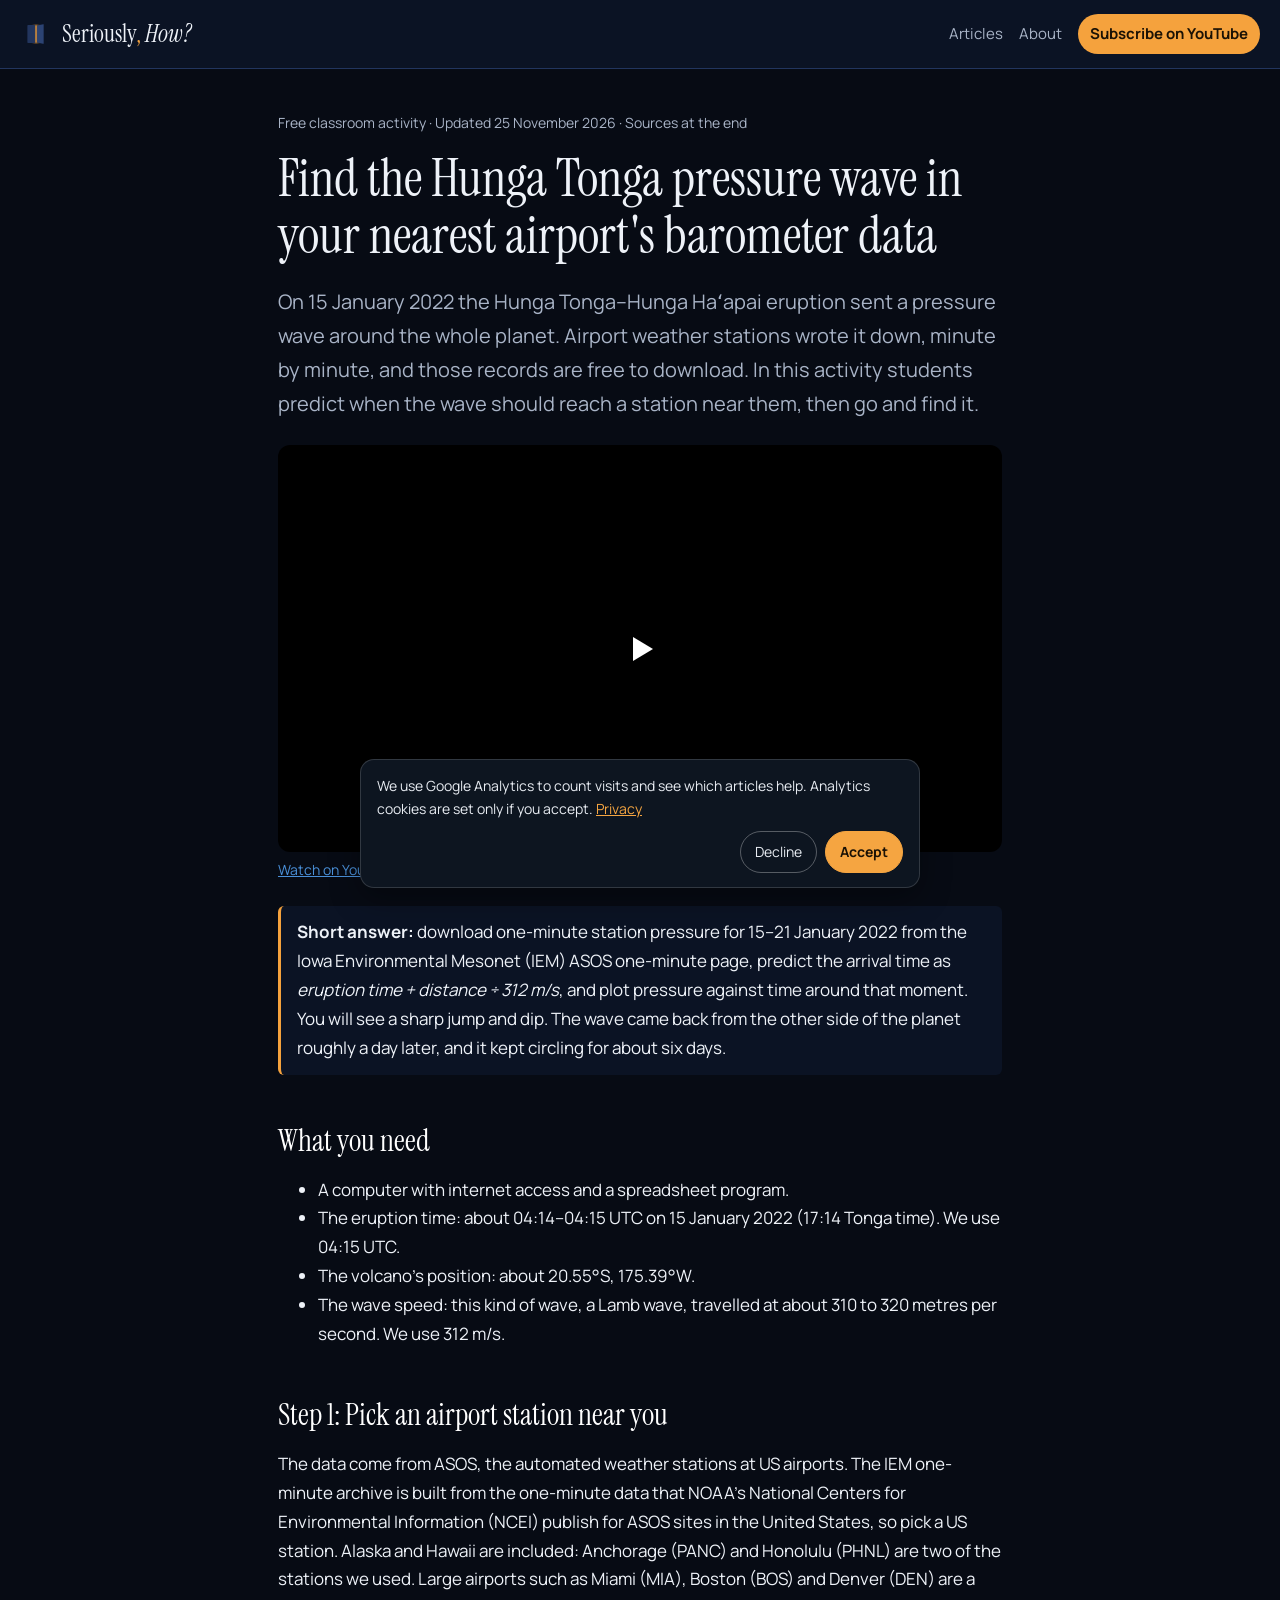
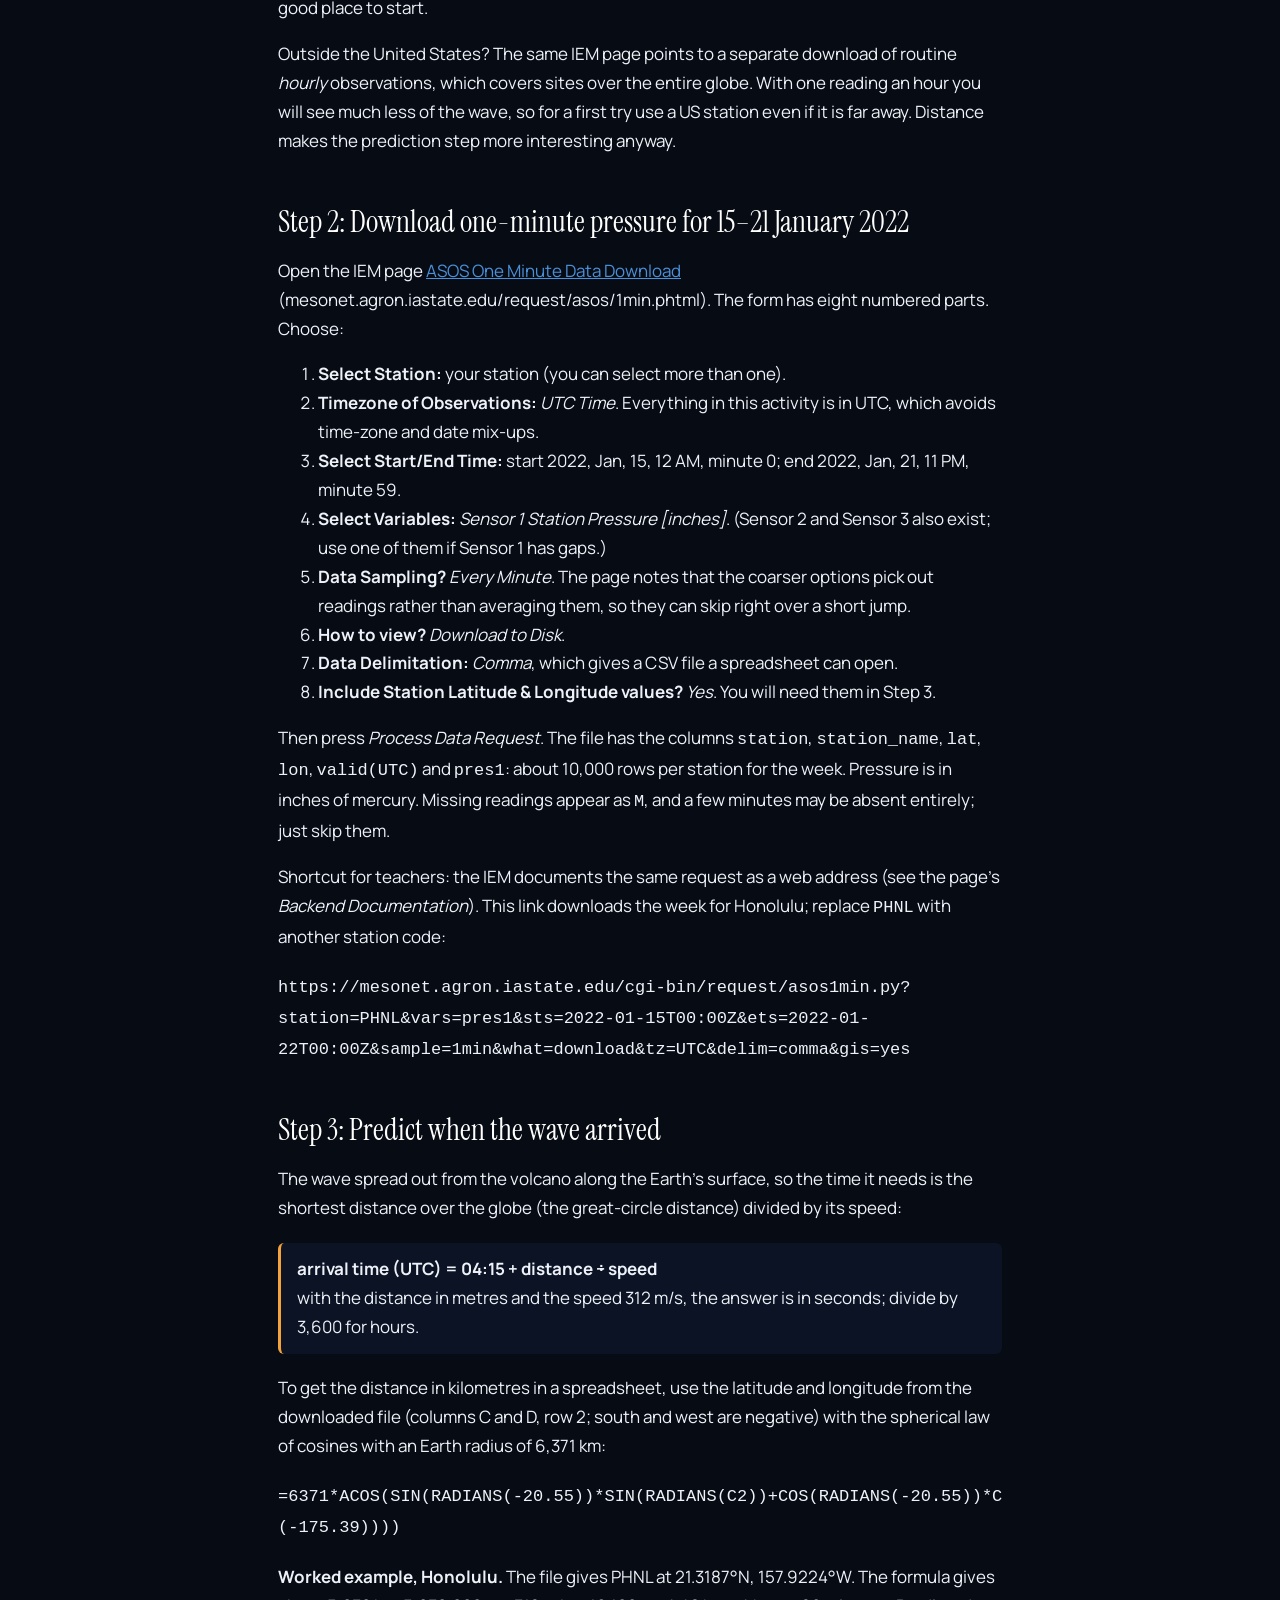
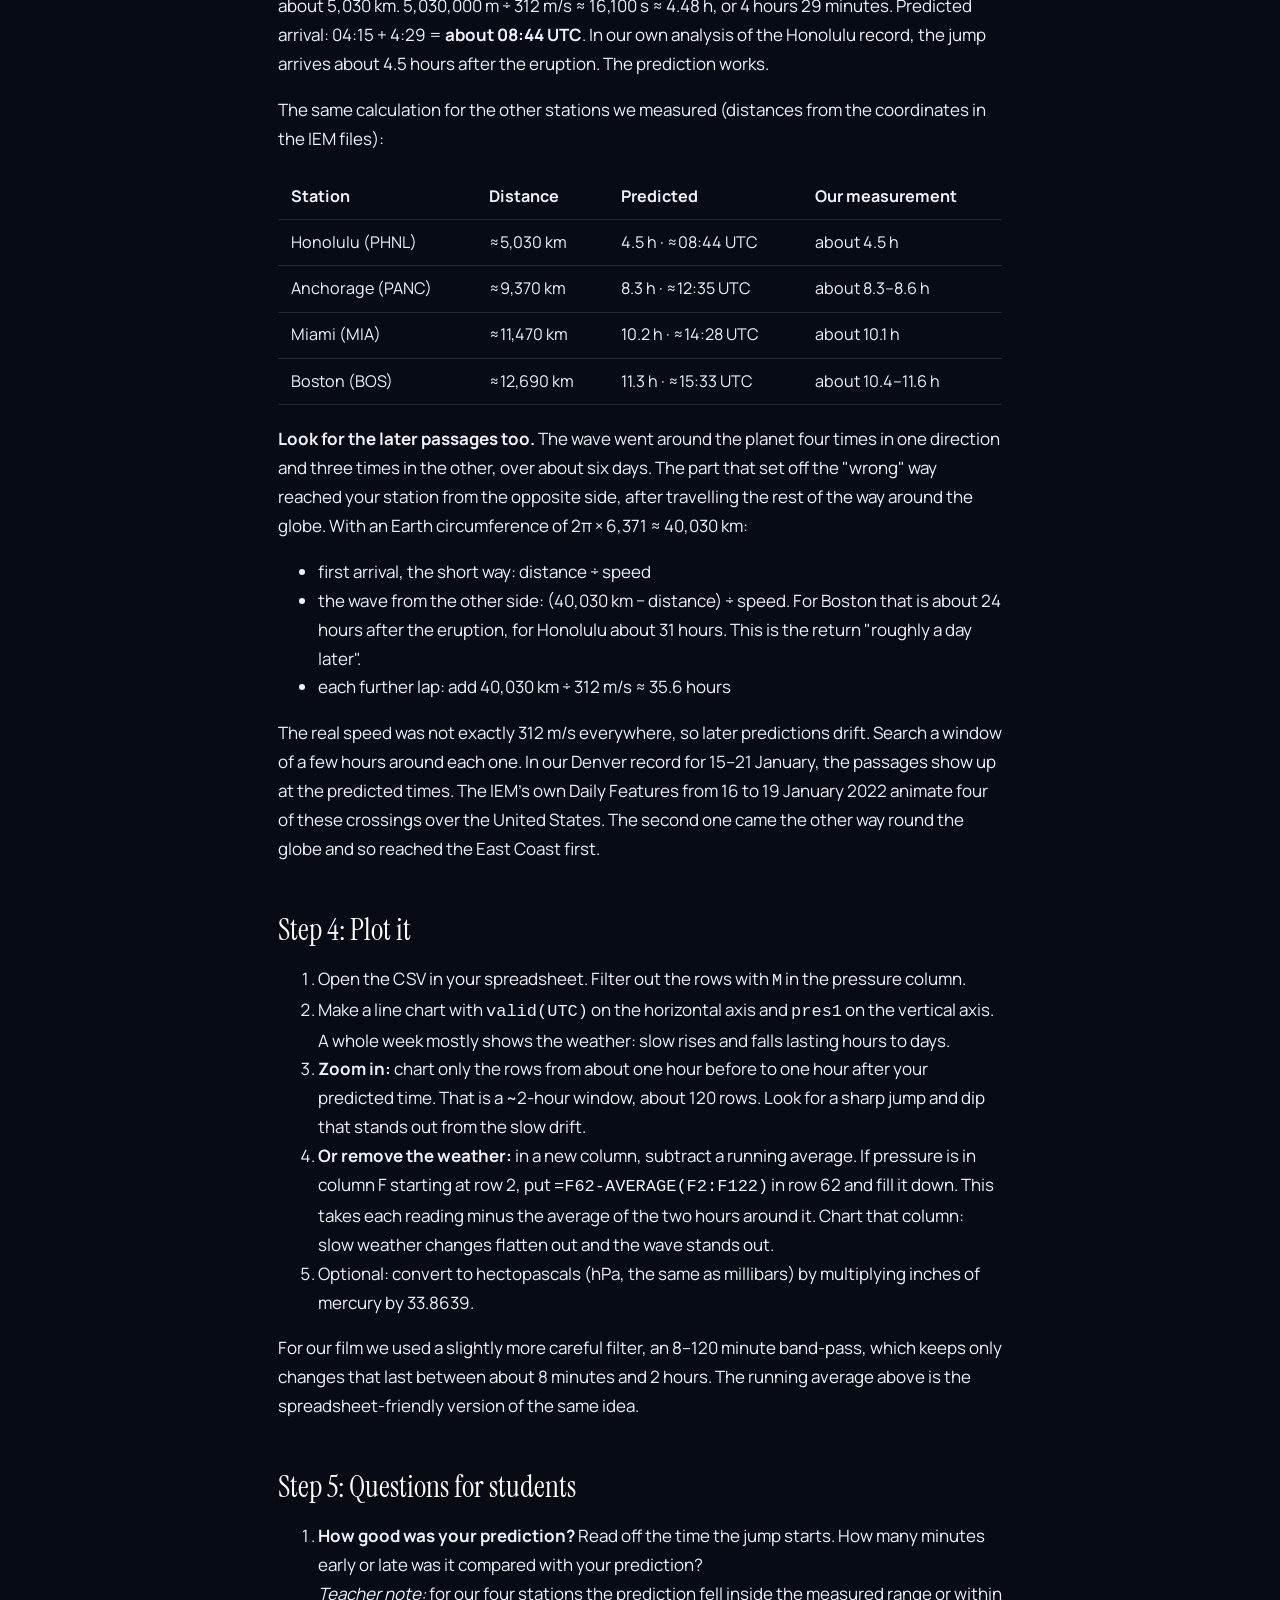
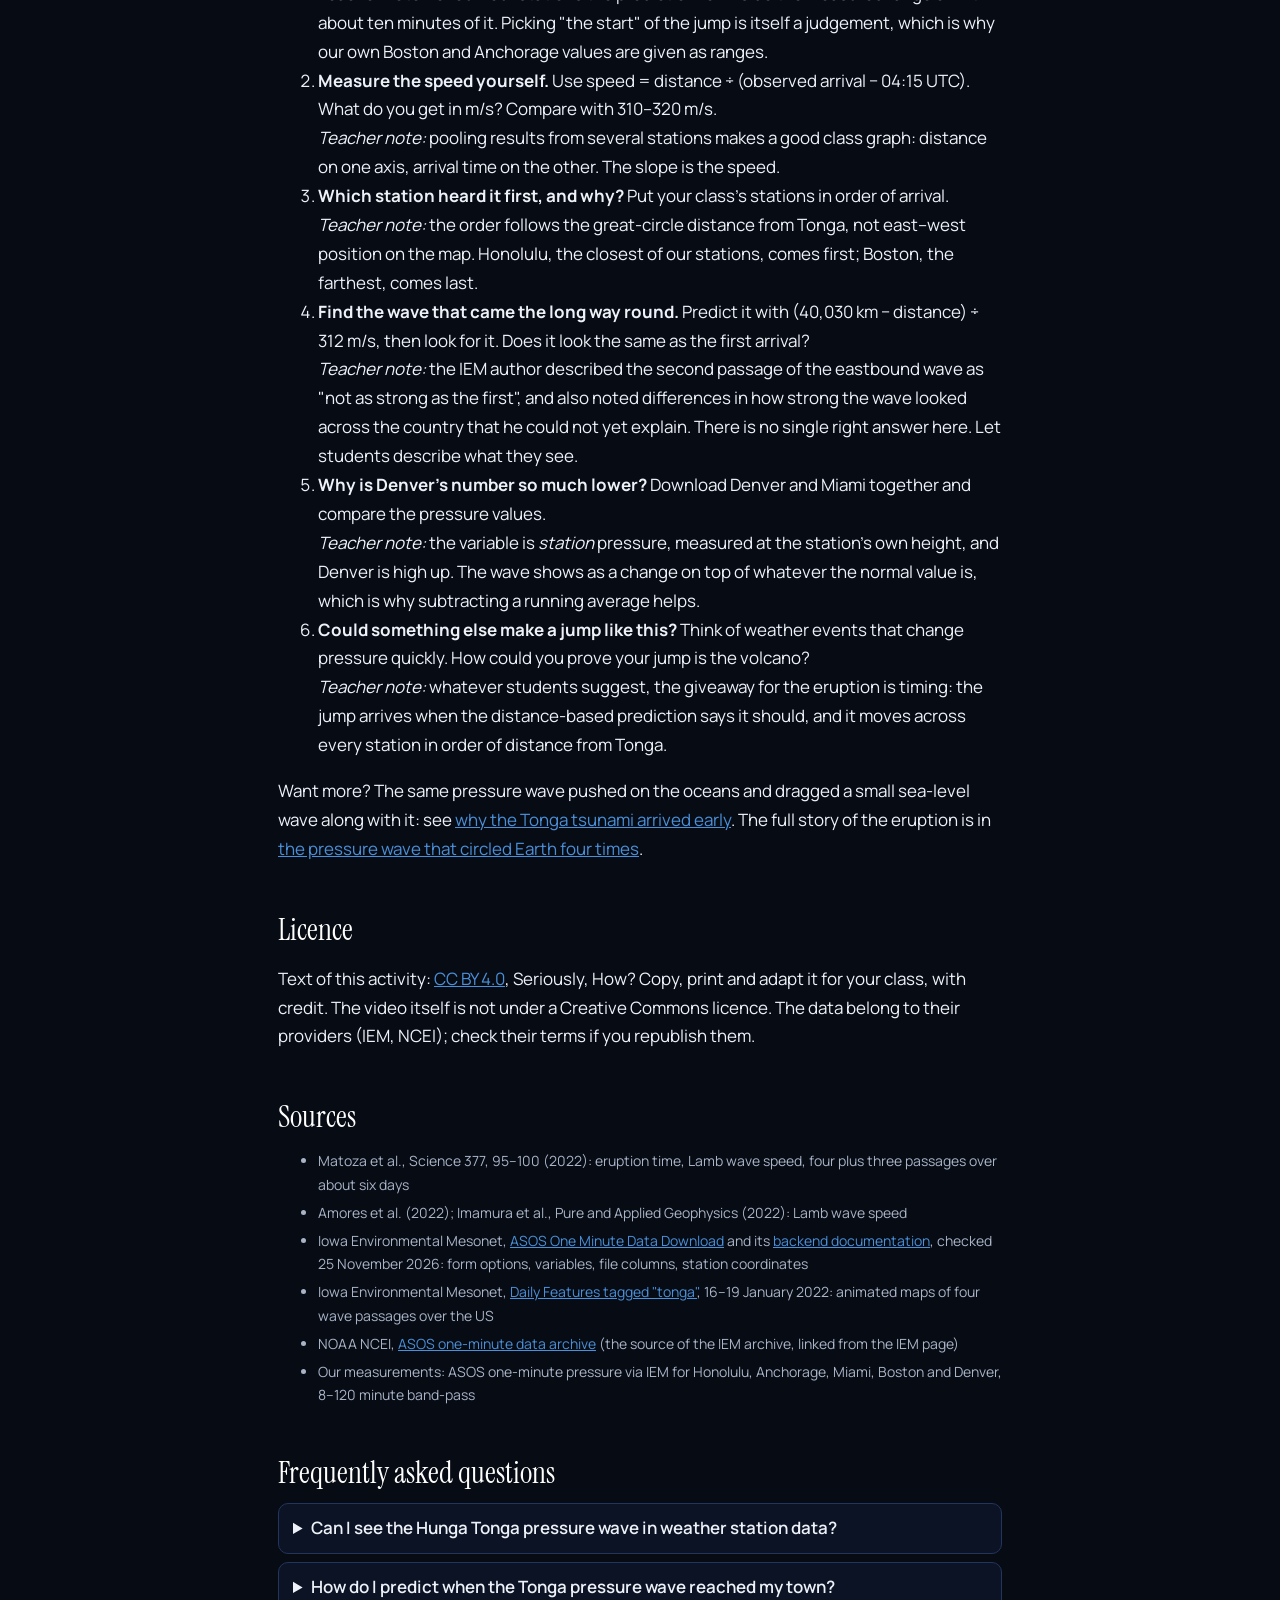
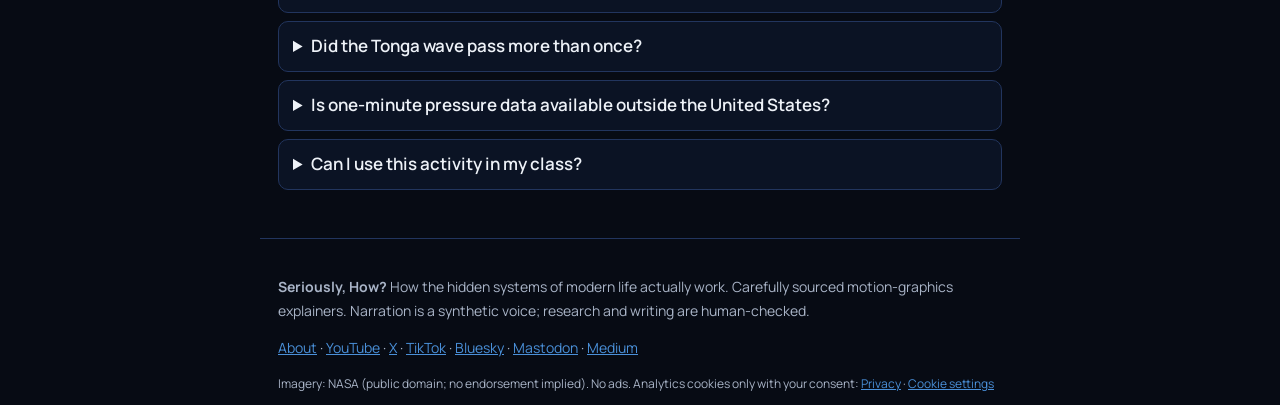
<file: find-the-hunga-tonga-wave-in-barometer-data/index.html>
<!doctype html>
<html lang="en">
<head>
<meta charset="utf-8">
<meta name="viewport" content="width=device-width, initial-scale=1">
<title>Find the Hunga Tonga pressure wave in your nearest airport&#x27;s barometer data (free classroom activity) | Seriously, How?</title>

<meta name="description" content="A free classroom and DIY activity: download one-minute airport barometer data for 15–21 January 2022, predict when the Hunga Tonga pressure wave should arrive, and find it in a spreadsheet.">
<link rel="canonical" href="https://seriouslyhowtv.github.io/find-the-hunga-tonga-wave-in-barometer-data/">
<meta property="og:type" content="article">
<meta property="og:site_name" content="Seriously, How?">
<meta property="og:title" content="Find the Hunga Tonga pressure wave in your nearest airport&#x27;s barometer data (free classroom activity)">
<meta property="og:description" content="A free classroom and DIY activity: download one-minute airport barometer data for 15–21 January 2022, predict when the Hunga Tonga pressure wave should arrive, and find it in a spreadsheet.">
<meta property="og:url" content="https://seriouslyhowtv.github.io/find-the-hunga-tonga-wave-in-barometer-data/">
<meta property="og:image" content="https://seriouslyhowtv.github.io/static/og-hunga.jpg">
<meta name="twitter:card" content="summary_large_image">
<link rel="icon" href="/static/favicon.png">
<link rel="preconnect" href="https://fonts.googleapis.com"><link rel="preconnect" href="https://fonts.gstatic.com" crossorigin>
<link href="https://fonts.googleapis.com/css2?family=Instrument+Serif:ital@0;1&family=Manrope:wght@400;600;700&display=swap" rel="stylesheet">
<link rel="stylesheet" href="/static/style.css?v=108604fa">
<script type="application/ld+json">{"@context": "https://schema.org", "@graph": [{"@type": "Article", "headline": "Find the Hunga Tonga pressure wave in your nearest airport's barometer data (free classroom activity)", "description": "A free classroom and DIY activity: download one-minute airport barometer data for 15–21 January 2022, predict when the Hunga Tonga pressure wave should arrive, and find it in a spreadsheet.", "datePublished": "2026-11-25", "dateModified": "2026-11-25", "author": {"@type": "Organization", "@id": "https://seriouslyhowtv.github.io/#organization", "name": "Seriously, How?", "url": "https://seriouslyhowtv.github.io/"}, "publisher": {"@type": "Organization", "@id": "https://seriouslyhowtv.github.io/#organization", "name": "Seriously, How?", "logo": {"@type": "ImageObject", "url": "https://seriouslyhowtv.github.io/static/avatar.png"}}, "image": "https://seriouslyhowtv.github.io/static/og-hunga.jpg", "mainEntityOfPage": "https://seriouslyhowtv.github.io/find-the-hunga-tonga-wave-in-barometer-data/"}, {"@type": "VideoObject", "name": "This Volcano Made the Whole Planet Ring Like a Bell | Hunga Tonga", "description": "15 January 2022: the Hunga Tonga eruption sent a pressure wave around the planet four times one way and three the other, rebuilt from real barometer, tide-gauge and satellite data.", "thumbnailUrl": ["https://i.ytimg.com/vi/ZW3n-2zZm_c/maxresdefault.jpg"], "uploadDate": "2026-11-22T15:00:00Z", "duration": "PT6M40S", "embedUrl": "https://www.youtube.com/embed/ZW3n-2zZm_c", "url": "https://www.youtube.com/watch?v=ZW3n-2zZm_c"}, {"@type": "FAQPage", "mainEntity": [{"@type": "Question", "name": "Can I see the Hunga Tonga pressure wave in weather station data?", "acceptedAnswer": {"@type": "Answer", "text": "Yes. US airport weather stations (ASOS) record air pressure every minute, and the Iowa Environmental Mesonet offers that archive as a free download. In our own measurements the jump reaches Honolulu about 4.5 hours after the eruption, Anchorage after about 8.5 hours, Miami after about 10 hours and Boston after 10 to 11.5 hours."}}, {"@type": "Question", "name": "How do I predict when the Tonga pressure wave reached my town?", "acceptedAnswer": {"@type": "Answer", "text": "Measure the great-circle distance from the volcano (about 20.55°S, 175.39°W) to your station and divide by the wave speed, about 310 to 320 metres per second (we use 312 m/s). Add the result to the eruption time, about 04:15 UTC on 15 January 2022."}}, {"@type": "Question", "name": "Did the Tonga wave pass more than once?", "acceptedAnswer": {"@type": "Answer", "text": "Yes. It went around the planet four times in one direction and three times in the other over about six days (Matoza et al., Science, 2022). In a week of barometer data you can look for the wave that came the long way round, roughly a day after the eruption, and for later laps."}}, {"@type": "Question", "name": "Is one-minute pressure data available outside the United States?", "acceptedAnswer": {"@type": "Answer", "text": "The Iowa Environmental Mesonet's one-minute archive comes from ASOS sites in the United States. The same site has a separate download for routine hourly observations from sites over the entire globe, but one reading an hour shows far less of the wave's shape."}}, {"@type": "Question", "name": "Can I use this activity in my class?", "acceptedAnswer": {"@type": "Answer", "text": "Yes. The text of this activity is licensed CC BY 4.0 (credit: Seriously, How?), and the data are a free download from the Iowa Environmental Mesonet. The embedded video is not under a Creative Commons licence; show it from YouTube."}}]}]}</script>
<script>
window.dataLayer=window.dataLayer||[];function gtag(){dataLayer.push(arguments);}
gtag('consent','default',{ad_storage:'denied',ad_user_data:'denied',ad_personalization:'denied',analytics_storage:'denied',wait_for_update:500});
try{if(localStorage.getItem('sh_consent')==='granted'){gtag('consent','update',{analytics_storage:'granted'});}}catch(e){}
gtag('js',new Date());gtag('config','G-7S8MNK1HT8');
</script>
<script async src="https://www.googletagmanager.com/gtag/js?id=G-7S8MNK1HT8"></script>
</head>
<body>
<header class="top"><a class="brand" href="/"><img src="/static/avatar.png" alt="" width="32" height="32"><span>Seriously<span class="comma">,</span> <em>How?</em></span></a>
<nav><a href="/#articles">Articles</a><a href="/about/">About</a><a href="https://www.youtube.com/@SeriouslyHowTV?sub_confirmation=1" class="sub">Subscribe on YouTube</a></nav></header>
<main>
<p class="meta">Free classroom activity · Updated 25 November 2026 · Sources at the end</p>
<h1>Find the Hunga Tonga pressure wave in your nearest airport's barometer data</h1>
<p class="lede">On 15 January 2022 the Hunga Tonga–Hunga Haʻapai eruption sent a pressure wave around the whole planet. Airport weather stations wrote it down, minute by minute, and those records are free to download. In this activity students predict when the wave should reach a station near them, then go and find it.</p>
<figure class="video"><button class="yt" data-id="ZW3n-2zZm_c" data-title="This Volcano Made the Whole Planet Ring Like a Bell | Hunga Tonga" style="background-image:url(https://i.ytimg.com/vi/ZW3n-2zZm_c/maxresdefault.jpg)" aria-label="Play: This Volcano Made the Whole Planet Ring Like a Bell | Hunga Tonga"><span class="play"></span></button><figcaption><a href="https://www.youtube.com/watch?v=ZW3n-2zZm_c">Watch on YouTube: This Volcano Made the Whole Planet Ring Like a Bell | Hunga Tonga</a></figcaption></figure>

<div class="callout"><strong>Short answer:</strong> download one-minute station pressure for 15–21 January 2022 from the Iowa Environmental Mesonet (IEM) ASOS one-minute page, predict the arrival time as <em>eruption time + distance ÷ 312 m/s</em>, and plot pressure against time around that moment. You will see a sharp jump and dip. The wave came back from the other side of the planet roughly a day later, and it kept circling for about six days.</div>

<h2>What you need</h2>
<ul>
<li>A computer with internet access and a spreadsheet program.</li>
<li>The eruption time: about 04:14–04:15 UTC on 15 January 2022 (17:14 Tonga time). We use 04:15 UTC.</li>
<li>The volcano's position: about 20.55°S, 175.39°W.</li>
<li>The wave speed: this kind of wave, a Lamb wave, travelled at about 310 to 320 metres per second. We use 312 m/s.</li>
</ul>

<h2>Step 1: Pick an airport station near you</h2>
<p>The data come from ASOS, the automated weather stations at US airports. The IEM one-minute archive is built from the one-minute data that NOAA's National Centers for Environmental Information (NCEI) publish for ASOS sites in the United States, so pick a US station. Alaska and Hawaii are included: Anchorage (PANC) and Honolulu (PHNL) are two of the stations we used. Large airports such as Miami (MIA), Boston (BOS) and Denver (DEN) are a good place to start.</p>
<p>Outside the United States? The same IEM page points to a separate download of routine <em>hourly</em> observations, which covers sites over the entire globe. With one reading an hour you will see much less of the wave, so for a first try use a US station even if it is far away. Distance makes the prediction step more interesting anyway.</p>

<h2>Step 2: Download one-minute pressure for 15–21 January 2022</h2>
<p>Open the IEM page <a href="https://mesonet.agron.iastate.edu/request/asos/1min.phtml">ASOS One Minute Data Download</a> (mesonet.agron.iastate.edu/request/asos/1min.phtml). The form has eight numbered parts. Choose:</p>
<ol>
<li><strong>Select Station:</strong> your station (you can select more than one).</li>
<li><strong>Timezone of Observations:</strong> <em>UTC Time</em>. Everything in this activity is in UTC, which avoids time-zone and date mix-ups.</li>
<li><strong>Select Start/End Time:</strong> start 2022, Jan, 15, 12 AM, minute 0; end 2022, Jan, 21, 11 PM, minute 59.</li>
<li><strong>Select Variables:</strong> <em>Sensor 1 Station Pressure [inches]</em>. (Sensor 2 and Sensor 3 also exist; use one of them if Sensor 1 has gaps.)</li>
<li><strong>Data Sampling?</strong> <em>Every Minute</em>. The page notes that the coarser options pick out readings rather than averaging them, so they can skip right over a short jump.</li>
<li><strong>How to view?</strong> <em>Download to Disk</em>.</li>
<li><strong>Data Delimitation:</strong> <em>Comma</em>, which gives a CSV file a spreadsheet can open.</li>
<li><strong>Include Station Latitude &amp; Longitude values?</strong> <em>Yes</em>. You will need them in Step 3.</li>
</ol>
<p>Then press <em>Process Data Request</em>. The file has the columns <code>station</code>, <code>station_name</code>, <code>lat</code>, <code>lon</code>, <code>valid(UTC)</code> and <code>pres1</code>: about 10,000 rows per station for the week. Pressure is in inches of mercury. Missing readings appear as <code>M</code>, and a few minutes may be absent entirely; just skip them.</p>
<p>Shortcut for teachers: the IEM documents the same request as a web address (see the page's <em>Backend Documentation</em>). This link downloads the week for Honolulu; replace <code>PHNL</code> with another station code:</p>
<div class="table-wrap"><code>https://mesonet.agron.iastate.edu/cgi-bin/request/asos1min.py?station=PHNL&amp;vars=pres1&amp;sts=2022-01-15T00:00Z&amp;ets=2022-01-22T00:00Z&amp;sample=1min&amp;what=download&amp;tz=UTC&amp;delim=comma&amp;gis=yes</code></div>

<h2>Step 3: Predict when the wave arrived</h2>
<p>The wave spread out from the volcano along the Earth's surface, so the time it needs is the shortest distance over the globe (the great-circle distance) divided by its speed:</p>
<div class="callout"><strong>arrival time (UTC) = 04:15 + distance ÷ speed</strong><br>with the distance in metres and the speed 312 m/s, the answer is in seconds; divide by 3,600 for hours.</div>
<p>To get the distance in kilometres in a spreadsheet, use the latitude and longitude from the downloaded file (columns C and D, row 2; south and west are negative) with the spherical law of cosines with an Earth radius of 6,371 km:</p>
<div class="table-wrap"><code>=6371*ACOS(SIN(RADIANS(-20.55))*SIN(RADIANS(C2))+COS(RADIANS(-20.55))*COS(RADIANS(C2))*COS(RADIANS(D2-(-175.39))))</code></div>
<p><strong>Worked example, Honolulu.</strong> The file gives PHNL at 21.3187°N, 157.9224°W. The formula gives about 5,030 km. 5,030,000 m ÷ 312 m/s ≈ 16,100 s ≈ 4.48 h, or 4 hours 29 minutes. Predicted arrival: 04:15 + 4:29 = <strong>about 08:44 UTC</strong>. In our own analysis of the Honolulu record, the jump arrives about 4.5 hours after the eruption. The prediction works.</p>
<p>The same calculation for the other stations we measured (distances from the coordinates in the IEM files):</p>
<div class="table-wrap"><table>
<thead><tr><th>Station</th><th>Distance</th><th>Predicted</th><th>Our measurement</th></tr></thead>
<tbody>
<tr><td>Honolulu (PHNL)</td><td>≈5,030 km</td><td>4.5 h · ≈08:44 UTC</td><td>about 4.5 h</td></tr>
<tr><td>Anchorage (PANC)</td><td>≈9,370 km</td><td>8.3 h · ≈12:35 UTC</td><td>about 8.3–8.6 h</td></tr>
<tr><td>Miami (MIA)</td><td>≈11,470 km</td><td>10.2 h · ≈14:28 UTC</td><td>about 10.1 h</td></tr>
<tr><td>Boston (BOS)</td><td>≈12,690 km</td><td>11.3 h · ≈15:33 UTC</td><td>about 10.4–11.6 h</td></tr>
</tbody></table></div>
<p><strong>Look for the later passages too.</strong> The wave went around the planet four times in one direction and three times in the other, over about six days. The part that set off the "wrong" way reached your station from the opposite side, after travelling the rest of the way around the globe. With an Earth circumference of 2π × 6,371 ≈ 40,030 km:</p>
<ul>
<li>first arrival, the short way: distance ÷ speed</li>
<li>the wave from the other side: (40,030 km − distance) ÷ speed. For Boston that is about 24 hours after the eruption, for Honolulu about 31 hours. This is the return "roughly a day later".</li>
<li>each further lap: add 40,030 km ÷ 312 m/s ≈ 35.6 hours</li>
</ul>
<p>The real speed was not exactly 312 m/s everywhere, so later predictions drift. Search a window of a few hours around each one. In our Denver record for 15–21 January, the passages show up at the predicted times. The IEM's own Daily Features from 16 to 19 January 2022 animate four of these crossings over the United States. The second one came the other way round the globe and so reached the East Coast first.</p>

<h2>Step 4: Plot it</h2>
<ol>
<li>Open the CSV in your spreadsheet. Filter out the rows with <code>M</code> in the pressure column.</li>
<li>Make a line chart with <code>valid(UTC)</code> on the horizontal axis and <code>pres1</code> on the vertical axis. A whole week mostly shows the weather: slow rises and falls lasting hours to days.</li>
<li><strong>Zoom in:</strong> chart only the rows from about one hour before to one hour after your predicted time. That is a ~2-hour window, about 120 rows. Look for a sharp jump and dip that stands out from the slow drift.</li>
<li><strong>Or remove the weather:</strong> in a new column, subtract a running average. If pressure is in column F starting at row 2, put <code>=F62-AVERAGE(F2:F122)</code> in row 62 and fill it down. This takes each reading minus the average of the two hours around it. Chart that column: slow weather changes flatten out and the wave stands out.</li>
<li>Optional: convert to hectopascals (hPa, the same as millibars) by multiplying inches of mercury by 33.8639.</li>
</ol>
<p>For our film we used a slightly more careful filter, an 8–120 minute band-pass, which keeps only changes that last between about 8 minutes and 2 hours. The running average above is the spreadsheet-friendly version of the same idea.</p>

<h2>Step 5: Questions for students</h2>
<ol>
<li><strong>How good was your prediction?</strong> Read off the time the jump starts. How many minutes early or late was it compared with your prediction?<br><em>Teacher note:</em> for our four stations the prediction fell inside the measured range or within about ten minutes of it. Picking "the start" of the jump is itself a judgement, which is why our own Boston and Anchorage values are given as ranges.</li>
<li><strong>Measure the speed yourself.</strong> Use speed = distance ÷ (observed arrival − 04:15 UTC). What do you get in m/s? Compare with 310–320 m/s.<br><em>Teacher note:</em> pooling results from several stations makes a good class graph: distance on one axis, arrival time on the other. The slope is the speed.</li>
<li><strong>Which station heard it first, and why?</strong> Put your class's stations in order of arrival.<br><em>Teacher note:</em> the order follows the great-circle distance from Tonga, not east–west position on the map. Honolulu, the closest of our stations, comes first; Boston, the farthest, comes last.</li>
<li><strong>Find the wave that came the long way round.</strong> Predict it with (40,030 km − distance) ÷ 312 m/s, then look for it. Does it look the same as the first arrival?<br><em>Teacher note:</em> the IEM author described the second passage of the eastbound wave as "not as strong as the first", and also noted differences in how strong the wave looked across the country that he could not yet explain. There is no single right answer here. Let students describe what they see.</li>
<li><strong>Why is Denver's number so much lower?</strong> Download Denver and Miami together and compare the pressure values.<br><em>Teacher note:</em> the variable is <em>station</em> pressure, measured at the station's own height, and Denver is high up. The wave shows as a change on top of whatever the normal value is, which is why subtracting a running average helps.</li>
<li><strong>Could something else make a jump like this?</strong> Think of weather events that change pressure quickly. How could you prove your jump is the volcano?<br><em>Teacher note:</em> whatever students suggest, the giveaway for the eruption is timing: the jump arrives when the distance-based prediction says it should, and it moves across every station in order of distance from Tonga.</li>
</ol>
<p>Want more? The same pressure wave pushed on the oceans and dragged a small sea-level wave along with it: see <a href="/tonga-tsunami-arrived-early-meteotsunami/">why the Tonga tsunami arrived early</a>. The full story of the eruption is in <a href="/hunga-tonga-eruption-pressure-wave/">the pressure wave that circled Earth four times</a>.</p>

<h2>Licence</h2>
<p>Text of this activity: <a href="https://creativecommons.org/licenses/by/4.0/">CC BY 4.0</a>, Seriously, How? Copy, print and adapt it for your class, with credit. The video itself is not under a Creative Commons licence. The data belong to their providers (IEM, NCEI); check their terms if you republish them.</p>

<h2>Sources</h2>
<ul class="sources">
<li>Matoza et al., Science 377, 95–100 (2022): eruption time, Lamb wave speed, four plus three passages over about six days</li>
<li>Amores et al. (2022); Imamura et al., Pure and Applied Geophysics (2022): Lamb wave speed</li>
<li>Iowa Environmental Mesonet, <a href="https://mesonet.agron.iastate.edu/request/asos/1min.phtml">ASOS One Minute Data Download</a> and its <a href="https://mesonet.agron.iastate.edu/cgi-bin/request/asos1min.py?help">backend documentation</a>, checked 25 November 2026: form options, variables, file columns, station coordinates</li>
<li>Iowa Environmental Mesonet, <a href="https://mesonet.agron.iastate.edu/onsite/features/tags/tonga.html">Daily Features tagged "tonga"</a>, 16–19 January 2022: animated maps of four wave passages over the US</li>
<li>NOAA NCEI, <a href="https://www.ncei.noaa.gov/data/automated-surface-observing-system-one-minute-pg1/access/">ASOS one-minute data archive</a> (the source of the IEM archive, linked from the IEM page)</li>
<li>Our measurements: ASOS one-minute pressure via IEM for Honolulu, Anchorage, Miami, Boston and Denver, 8–120 minute band-pass</li>
</ul>
<section class="faq"><h2>Frequently asked questions</h2><details><summary>Can I see the Hunga Tonga pressure wave in weather station data?</summary><p>Yes. US airport weather stations (ASOS) record air pressure every minute, and the Iowa Environmental Mesonet offers that archive as a free download. In our own measurements the jump reaches Honolulu about 4.5 hours after the eruption, Anchorage after about 8.5 hours, Miami after about 10 hours and Boston after 10 to 11.5 hours.</p></details><details><summary>How do I predict when the Tonga pressure wave reached my town?</summary><p>Measure the great-circle distance from the volcano (about 20.55°S, 175.39°W) to your station and divide by the wave speed, about 310 to 320 metres per second (we use 312 m/s). Add the result to the eruption time, about 04:15 UTC on 15 January 2022.</p></details><details><summary>Did the Tonga wave pass more than once?</summary><p>Yes. It went around the planet four times in one direction and three times in the other over about six days (Matoza et al., Science, 2022). In a week of barometer data you can look for the wave that came the long way round, roughly a day after the eruption, and for later laps.</p></details><details><summary>Is one-minute pressure data available outside the United States?</summary><p>The Iowa Environmental Mesonet&#x27;s one-minute archive comes from ASOS sites in the United States. The same site has a separate download for routine hourly observations from sites over the entire globe, but one reading an hour shows far less of the wave&#x27;s shape.</p></details><details><summary>Can I use this activity in my class?</summary><p>Yes. The text of this activity is licensed CC BY 4.0 (credit: Seriously, How?), and the data are a free download from the Iowa Environmental Mesonet. The embedded video is not under a Creative Commons licence; show it from YouTube.</p></details></section></main>
<footer>
<p><strong>Seriously, How?</strong> How the hidden systems of modern life actually work. Carefully sourced motion-graphics explainers. Narration is a synthetic voice; research and writing are human-checked.</p>
<p><a href="/about/">About</a> · <a href="https://www.youtube.com/@SeriouslyHowTV">YouTube</a> · <a href="https://x.com/SeriouslyHowTV">X</a> · <a href="https://www.tiktok.com/@seriouslyhowtv">TikTok</a> · <a href="https://bsky.app/profile/seriouslyhowtv.bsky.social">Bluesky</a> · <a rel="me" href="https://mastodon.social/@SeriouslyHowTV">Mastodon</a> · <a href="https://medium.com/@seriouslyhowtv">Medium</a></p>
<p class="small">Imagery: NASA (public domain; no endorsement implied). No ads. Analytics cookies only with your consent: <a href="/privacy/">Privacy</a> · <a href="#" id="cookie-settings">Cookie settings</a></p>
</footer>
<script>
document.querySelectorAll('.yt').forEach(function(el){el.addEventListener('click',function(){
  var f=document.createElement('iframe');f.src='https://www.youtube-nocookie.com/embed/'+el.dataset.id+'?autoplay=1&rel=0';
  f.title=el.dataset.title;f.allow='autoplay; encrypted-media; picture-in-picture';f.allowFullscreen=true;el.replaceWith(f);});});
</script>
<div id="consent" class="consent" role="dialog" aria-label="Cookie consent" hidden>
<p>We use Google Analytics to count visits and see which articles help. Analytics cookies are set only if you accept. <a href="/privacy/">Privacy</a></p>
<div class="consent-actions"><button type="button" data-c="denied">Decline</button><button type="button" data-c="granted" class="primary">Accept</button></div>
</div>
<script>
(function(){var b=document.getElementById('consent');var v=null;try{v=localStorage.getItem('sh_consent');}catch(e){}
if(!v){b.hidden=false;}
b.querySelectorAll('button').forEach(function(x){x.addEventListener('click',function(){var c=x.dataset.c;try{localStorage.setItem('sh_consent',c);}catch(e){}
gtag('consent','update',{analytics_storage:c});
if(c==='granted'&&v!=='granted'){gtag('event','page_view',{page_location:location.href,page_title:document.title});}
v=c;b.hidden=true;});});
var s=document.getElementById('cookie-settings');if(s){s.addEventListener('click',function(e){e.preventDefault();b.hidden=false;});}})();
</script>
</body>
</html>
</file>
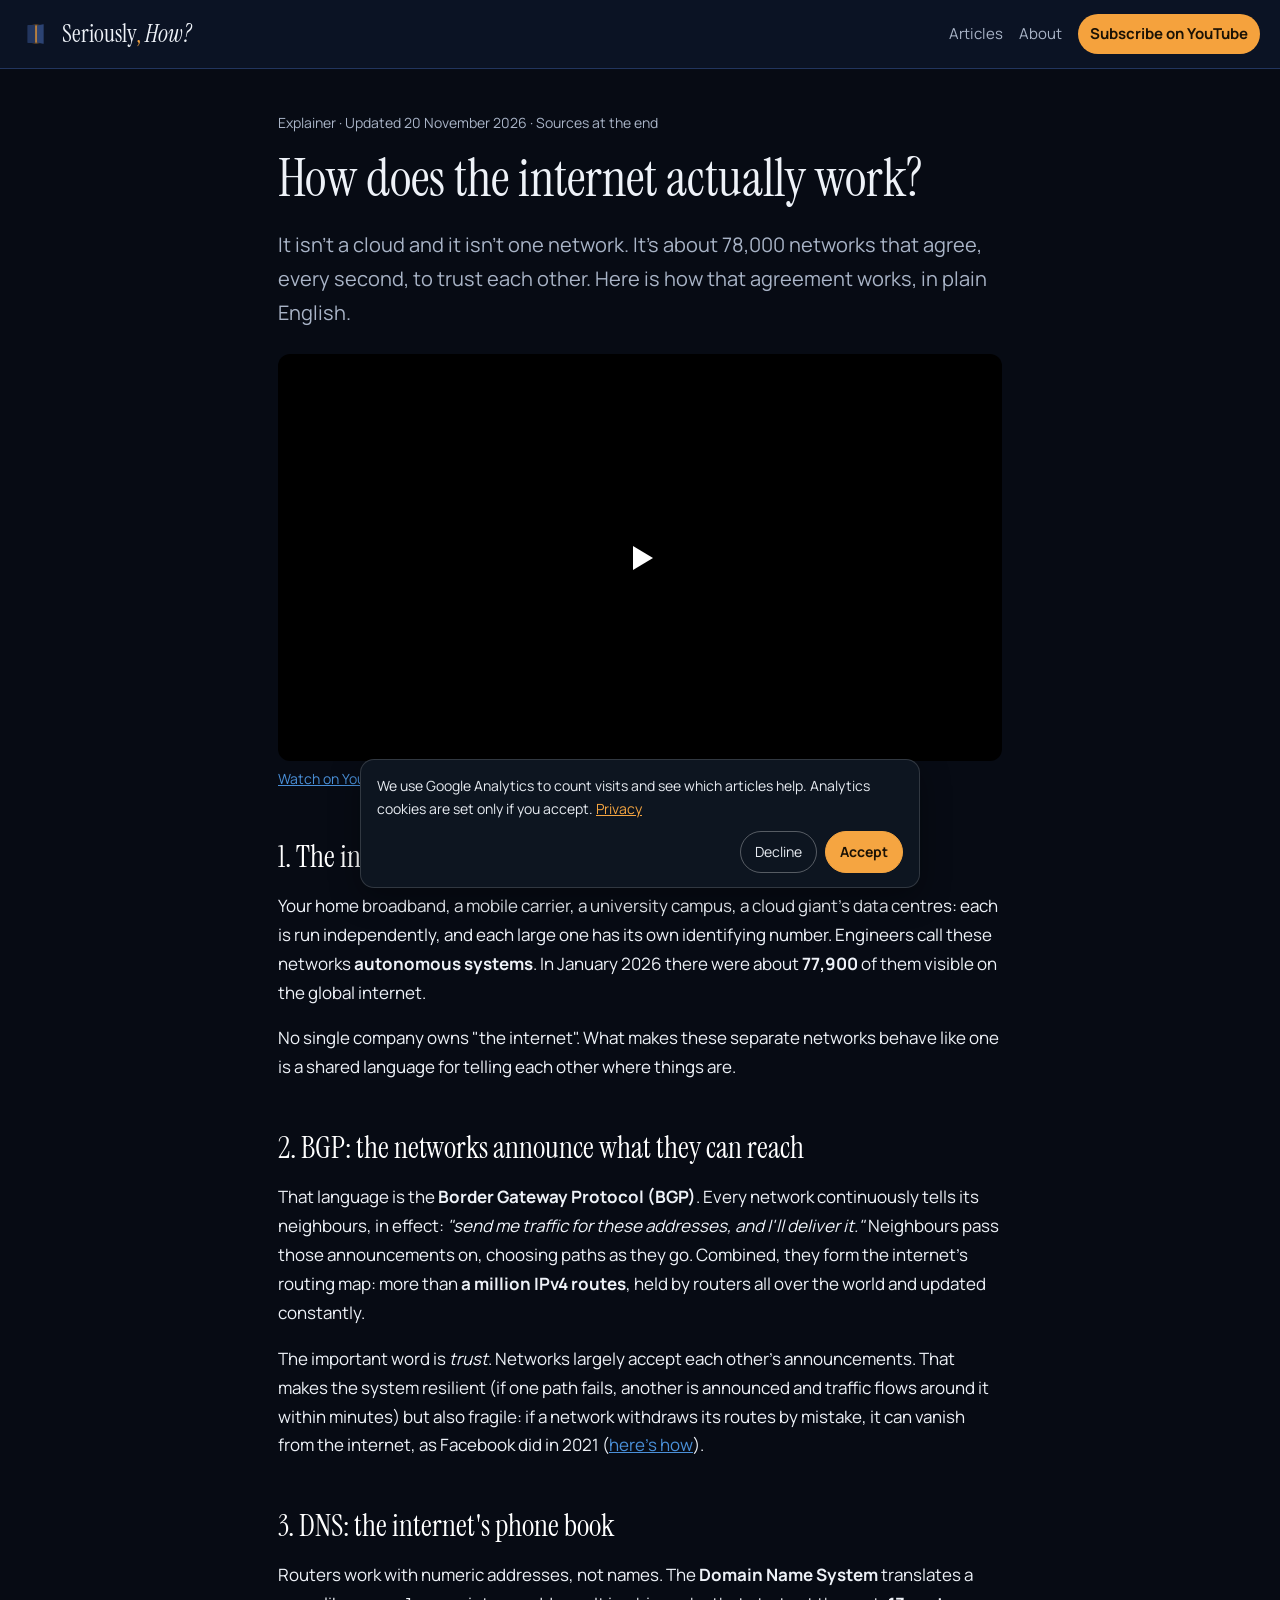
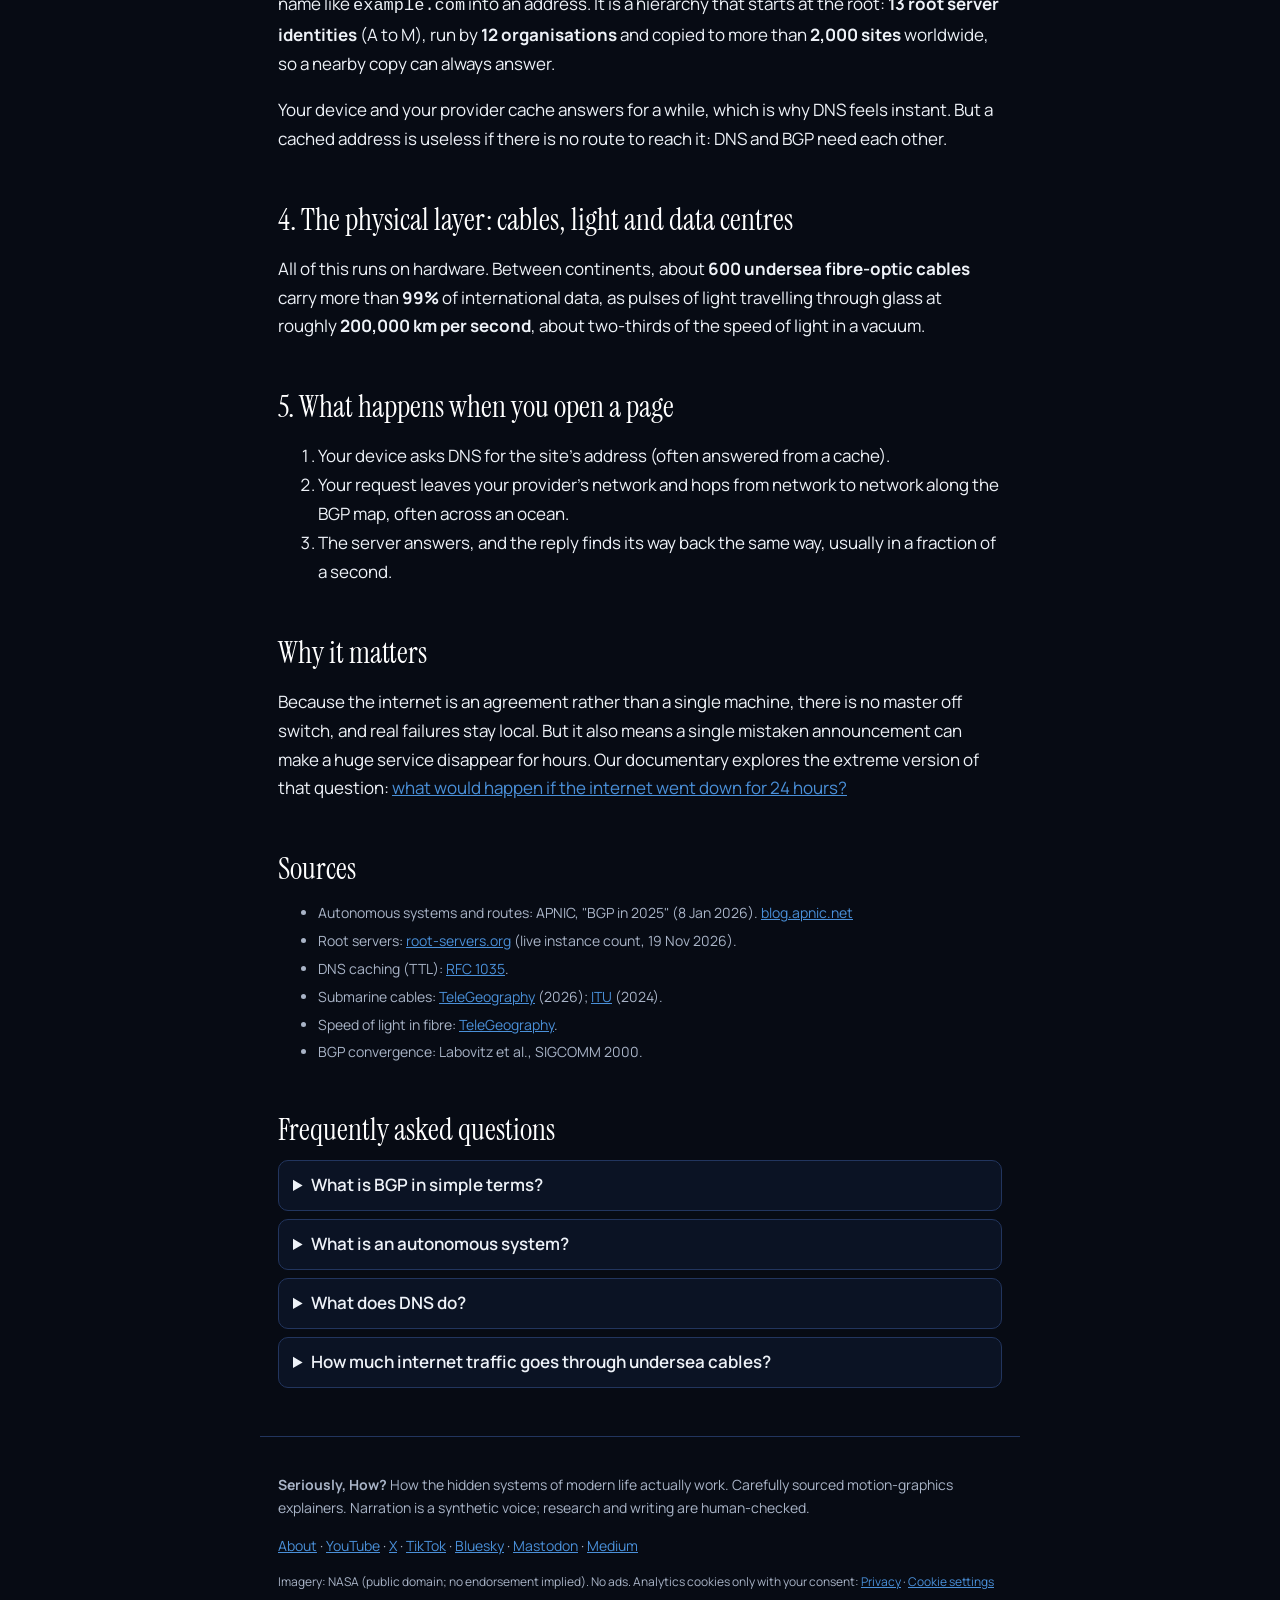
<file: how-the-internet-works-bgp-dns/index.html>
<!doctype html>
<html lang="en">
<head>
<meta charset="utf-8">
<meta name="viewport" content="width=device-width, initial-scale=1">
<title>How does the internet actually work? 78,000 networks, BGP and DNS explained | Seriously, How?</title>

<meta name="description" content="The internet is about 78,000 independent networks that agree to trust each other&#x27;s route announcements (BGP), plus a global phone book (DNS) and ~600 undersea cables. A plain-English, sourced explainer.">
<link rel="canonical" href="https://seriouslyhowtv.github.io/how-the-internet-works-bgp-dns/">
<meta property="og:type" content="article">
<meta property="og:site_name" content="Seriously, How?">
<meta property="og:title" content="How does the internet actually work? 78,000 networks, BGP and DNS explained">
<meta property="og:description" content="The internet is about 78,000 independent networks that agree to trust each other&#x27;s route announcements (BGP), plus a global phone book (DNS) and ~600 undersea cables. A plain-English, sourced explainer.">
<meta property="og:url" content="https://seriouslyhowtv.github.io/how-the-internet-works-bgp-dns/">
<meta property="og:image" content="https://seriouslyhowtv.github.io/static/og-internet24.jpg">
<meta name="twitter:card" content="summary_large_image">
<link rel="icon" href="/static/favicon.png">
<link rel="preconnect" href="https://fonts.googleapis.com"><link rel="preconnect" href="https://fonts.gstatic.com" crossorigin>
<link href="https://fonts.googleapis.com/css2?family=Instrument+Serif:ital@0;1&family=Manrope:wght@400;600;700&display=swap" rel="stylesheet">
<link rel="stylesheet" href="/static/style.css?v=108604fa">
<script type="application/ld+json">{"@context": "https://schema.org", "@graph": [{"@type": "Article", "headline": "How does the internet actually work? 78,000 networks, BGP and DNS explained", "description": "The internet is about 78,000 independent networks that agree to trust each other's route announcements (BGP), plus a global phone book (DNS) and ~600 undersea cables. A plain-English, sourced explainer.", "datePublished": "2026-11-20", "dateModified": "2026-11-20", "author": {"@type": "Organization", "@id": "https://seriouslyhowtv.github.io/#organization", "name": "Seriously, How?", "url": "https://seriouslyhowtv.github.io/"}, "publisher": {"@type": "Organization", "@id": "https://seriouslyhowtv.github.io/#organization", "name": "Seriously, How?", "logo": {"@type": "ImageObject", "url": "https://seriouslyhowtv.github.io/static/avatar.png"}}, "image": "https://seriouslyhowtv.github.io/static/og-internet24.jpg", "mainEntityOfPage": "https://seriouslyhowtv.github.io/how-the-internet-works-bgp-dns/"}, {"@type": "VideoObject", "name": "Full Signal. Nothing Loads. Why?", "description": "The internet is ~78,000 networks that announce routes to each other. When they stop, signal doesn't matter.", "thumbnailUrl": ["https://i.ytimg.com/vi/xc8FxhdH4CY/hqdefault.jpg"], "uploadDate": "2026-11-19T15:00:00Z", "duration": "PT38S", "embedUrl": "https://www.youtube.com/embed/xc8FxhdH4CY", "url": "https://www.youtube.com/watch?v=xc8FxhdH4CY"}, {"@type": "FAQPage", "mainEntity": [{"@type": "Question", "name": "What is BGP in simple terms?", "acceptedAnswer": {"@type": "Answer", "text": "BGP, the Border Gateway Protocol, is how the internet's networks tell each other which addresses they can deliver traffic to. Together those announcements form the internet's map of more than a million routes."}}, {"@type": "Question", "name": "What is an autonomous system?", "acceptedAnswer": {"@type": "Answer", "text": "An independently run network with its own number, such as an internet provider, a university, a cloud company or a mobile carrier. There are about 78,000 of them."}}, {"@type": "Question", "name": "What does DNS do?", "acceptedAnswer": {"@type": "Answer", "text": "The Domain Name System turns names people can read, like example.com, into the numeric addresses routers use. It is anchored by 13 root server identities run by 12 organisations and copied to more than 2,000 sites."}}, {"@type": "Question", "name": "How much internet traffic goes through undersea cables?", "acceptedAnswer": {"@type": "Answer", "text": "About 600 submarine fibre-optic cables carry more than 99% of international data between continents."}}]}]}</script>
<script>
window.dataLayer=window.dataLayer||[];function gtag(){dataLayer.push(arguments);}
gtag('consent','default',{ad_storage:'denied',ad_user_data:'denied',ad_personalization:'denied',analytics_storage:'denied',wait_for_update:500});
try{if(localStorage.getItem('sh_consent')==='granted'){gtag('consent','update',{analytics_storage:'granted'});}}catch(e){}
gtag('js',new Date());gtag('config','G-7S8MNK1HT8');
</script>
<script async src="https://www.googletagmanager.com/gtag/js?id=G-7S8MNK1HT8"></script>
</head>
<body>
<header class="top"><a class="brand" href="/"><img src="/static/avatar.png" alt="" width="32" height="32"><span>Seriously<span class="comma">,</span> <em>How?</em></span></a>
<nav><a href="/#articles">Articles</a><a href="/about/">About</a><a href="https://www.youtube.com/@SeriouslyHowTV?sub_confirmation=1" class="sub">Subscribe on YouTube</a></nav></header>
<main>
<p class="meta">Explainer · Updated 20 November 2026 · Sources at the end</p>
<h1>How does the internet actually work?</h1>
<p class="lede">It isn't a cloud and it isn't one network. It's about 78,000 networks that agree, every second, to trust each other. Here is how that agreement works, in plain English.</p>
<figure class="video"><button class="yt" data-id="xc8FxhdH4CY" data-title="Full Signal. Nothing Loads. Why?" style="background-image:url(https://i.ytimg.com/vi/xc8FxhdH4CY/hqdefault.jpg)" aria-label="Play: Full Signal. Nothing Loads. Why?"><span class="play"></span></button><figcaption><a href="https://www.youtube.com/watch?v=xc8FxhdH4CY">Watch on YouTube: Full Signal. Nothing Loads. Why?</a></figcaption></figure>

<h2>1. The internet is a network of networks</h2>
<p>Your home broadband, a mobile carrier, a university campus, a cloud giant's data centres: each is run independently, and each large one has its own identifying number. Engineers call these networks <strong>autonomous systems</strong>. In January 2026 there were about <strong>77,900</strong> of them visible on the global internet.</p>
<p>No single company owns "the internet". What makes these separate networks behave like one is a shared language for telling each other where things are.</p>

<h2>2. BGP: the networks announce what they can reach</h2>
<p>That language is the <strong>Border Gateway Protocol (BGP)</strong>. Every network continuously tells its neighbours, in effect: <em>"send me traffic for these addresses, and I'll deliver it."</em> Neighbours pass those announcements on, choosing paths as they go. Combined, they form the internet's routing map: more than <strong>a million IPv4 routes</strong>, held by routers all over the world and updated constantly.</p>
<p>The important word is <em>trust</em>. Networks largely accept each other's announcements. That makes the system resilient (if one path fails, another is announced and traffic flows around it within minutes) but also fragile: if a network withdraws its routes by mistake, it can vanish from the internet, as Facebook did in 2021 (<a href="/facebook-outage-2021-bgp-explained/">here's how</a>).</p>

<h2>3. DNS: the internet's phone book</h2>
<p>Routers work with numeric addresses, not names. The <strong>Domain Name System</strong> translates a name like <code>example.com</code> into an address. It is a hierarchy that starts at the root: <strong>13 root server identities</strong> (A to M), run by <strong>12 organisations</strong> and copied to more than <strong>2,000 sites</strong> worldwide, so a nearby copy can always answer.</p>
<p>Your device and your provider cache answers for a while, which is why DNS feels instant. But a cached address is useless if there is no route to reach it: DNS and BGP need each other.</p>

<h2>4. The physical layer: cables, light and data centres</h2>
<p>All of this runs on hardware. Between continents, about <strong>600 undersea fibre-optic cables</strong> carry more than <strong>99%</strong> of international data, as pulses of light travelling through glass at roughly <strong>200,000 km per second</strong>, about two-thirds of the speed of light in a vacuum.</p>

<h2>5. What happens when you open a page</h2>
<ol>
<li>Your device asks DNS for the site's address (often answered from a cache).</li>
<li>Your request leaves your provider's network and hops from network to network along the BGP map, often across an ocean.</li>
<li>The server answers, and the reply finds its way back the same way, usually in a fraction of a second.</li>
</ol>

<h2>Why it matters</h2>
<p>Because the internet is an agreement rather than a single machine, there is no master off switch, and real failures stay local. But it also means a single mistaken announcement can make a huge service disappear for hours. Our documentary explores the extreme version of that question: <a href="/internet-outage-24-hours/">what would happen if the internet went down for 24 hours?</a></p>

<h2>Sources</h2>
<ul class="sources">
<li>Autonomous systems and routes: APNIC, "BGP in 2025" (8 Jan 2026). <a href="https://blog.apnic.net/2026/01/08/bgp-in-2025/">blog.apnic.net</a></li>
<li>Root servers: <a href="https://root-servers.org/">root-servers.org</a> (live instance count, 19 Nov 2026).</li>
<li>DNS caching (TTL): <a href="https://www.rfc-editor.org/rfc/rfc1035.html">RFC 1035</a>.</li>
<li>Submarine cables: <a href="https://resources.telegeography.com/how-many-submarine-cables-are-there-anyway">TeleGeography</a> (2026); <a href="https://www.itu.int/en/mediacentre/Pages/PR-2024-11-29-advisory-body-submarine-cable-resilience.aspx">ITU</a> (2024).</li>
<li>Speed of light in fibre: <a href="https://resources.telegeography.com/the-speed-of-light-never-changes-except-when-it-does">TeleGeography</a>.</li>
<li>BGP convergence: Labovitz et al., SIGCOMM 2000.</li>
</ul>
<section class="faq"><h2>Frequently asked questions</h2><details><summary>What is BGP in simple terms?</summary><p>BGP, the Border Gateway Protocol, is how the internet&#x27;s networks tell each other which addresses they can deliver traffic to. Together those announcements form the internet&#x27;s map of more than a million routes.</p></details><details><summary>What is an autonomous system?</summary><p>An independently run network with its own number, such as an internet provider, a university, a cloud company or a mobile carrier. There are about 78,000 of them.</p></details><details><summary>What does DNS do?</summary><p>The Domain Name System turns names people can read, like example.com, into the numeric addresses routers use. It is anchored by 13 root server identities run by 12 organisations and copied to more than 2,000 sites.</p></details><details><summary>How much internet traffic goes through undersea cables?</summary><p>About 600 submarine fibre-optic cables carry more than 99% of international data between continents.</p></details></section></main>
<footer>
<p><strong>Seriously, How?</strong> How the hidden systems of modern life actually work. Carefully sourced motion-graphics explainers. Narration is a synthetic voice; research and writing are human-checked.</p>
<p><a href="/about/">About</a> · <a href="https://www.youtube.com/@SeriouslyHowTV">YouTube</a> · <a href="https://x.com/SeriouslyHowTV">X</a> · <a href="https://www.tiktok.com/@seriouslyhowtv">TikTok</a> · <a href="https://bsky.app/profile/seriouslyhowtv.bsky.social">Bluesky</a> · <a rel="me" href="https://mastodon.social/@SeriouslyHowTV">Mastodon</a> · <a href="https://medium.com/@seriouslyhowtv">Medium</a></p>
<p class="small">Imagery: NASA (public domain; no endorsement implied). No ads. Analytics cookies only with your consent: <a href="/privacy/">Privacy</a> · <a href="#" id="cookie-settings">Cookie settings</a></p>
</footer>
<script>
document.querySelectorAll('.yt').forEach(function(el){el.addEventListener('click',function(){
  var f=document.createElement('iframe');f.src='https://www.youtube-nocookie.com/embed/'+el.dataset.id+'?autoplay=1&rel=0';
  f.title=el.dataset.title;f.allow='autoplay; encrypted-media; picture-in-picture';f.allowFullscreen=true;el.replaceWith(f);});});
</script>
<div id="consent" class="consent" role="dialog" aria-label="Cookie consent" hidden>
<p>We use Google Analytics to count visits and see which articles help. Analytics cookies are set only if you accept. <a href="/privacy/">Privacy</a></p>
<div class="consent-actions"><button type="button" data-c="denied">Decline</button><button type="button" data-c="granted" class="primary">Accept</button></div>
</div>
<script>
(function(){var b=document.getElementById('consent');var v=null;try{v=localStorage.getItem('sh_consent');}catch(e){}
if(!v){b.hidden=false;}
b.querySelectorAll('button').forEach(function(x){x.addEventListener('click',function(){var c=x.dataset.c;try{localStorage.setItem('sh_consent',c);}catch(e){}
gtag('consent','update',{analytics_storage:c});
if(c==='granted'&&v!=='granted'){gtag('event','page_view',{page_location:location.href,page_title:document.title});}
v=c;b.hidden=true;});});
var s=document.getElementById('cookie-settings');if(s){s.addEventListener('click',function(e){e.preventDefault();b.hidden=false;});}})();
</script>
</body>
</html>
</file>
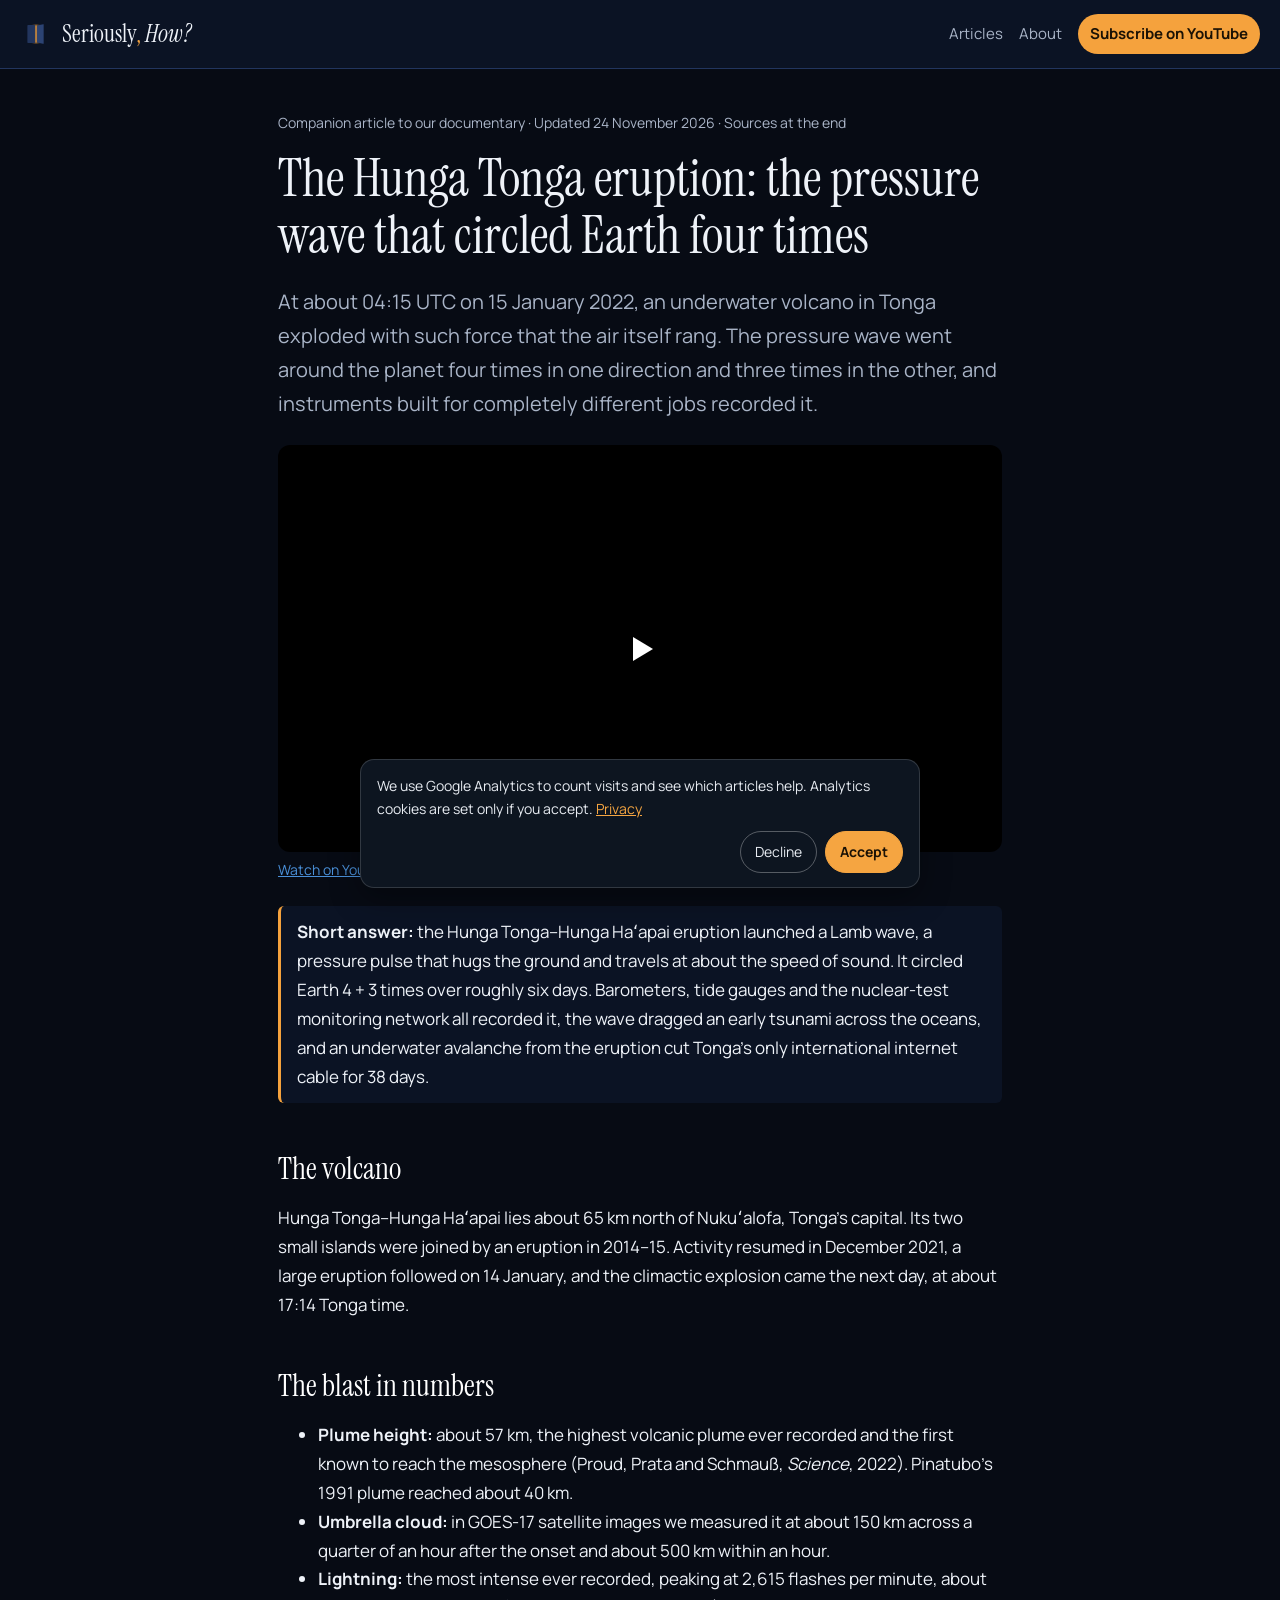
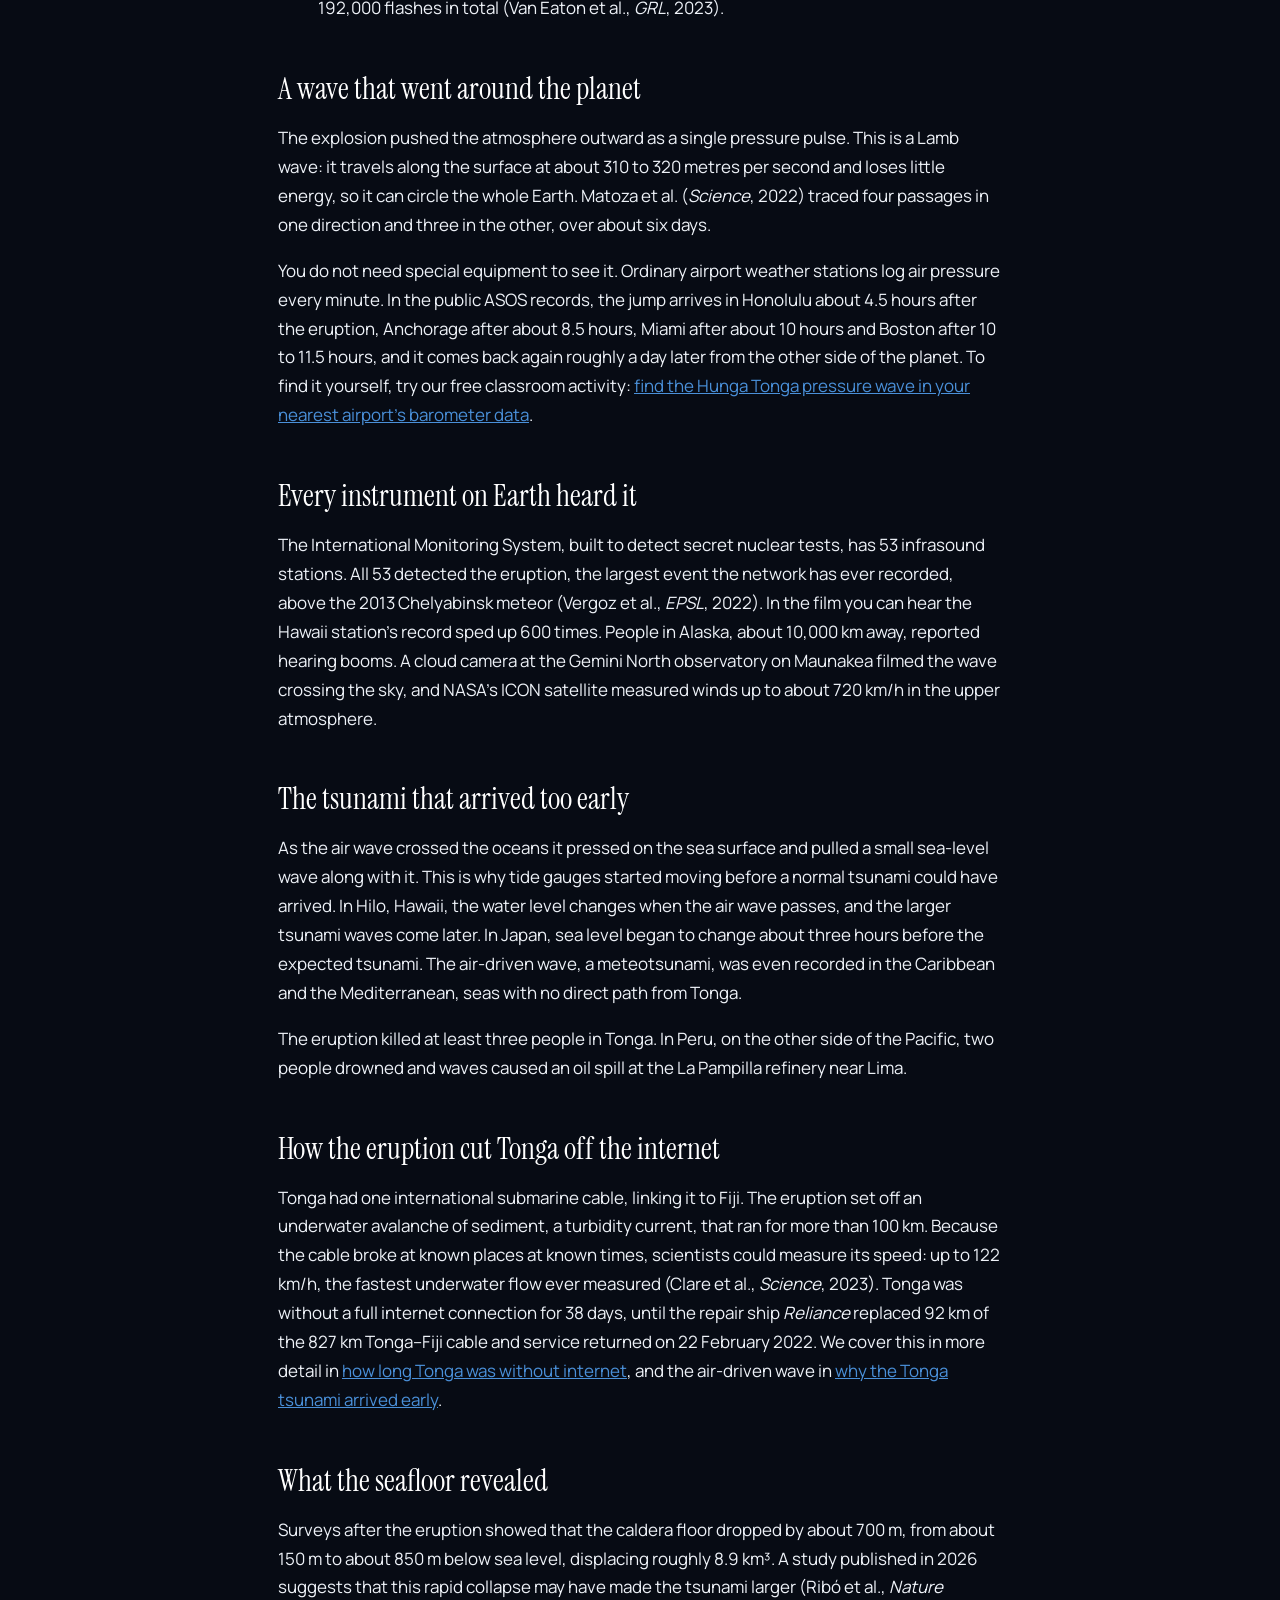
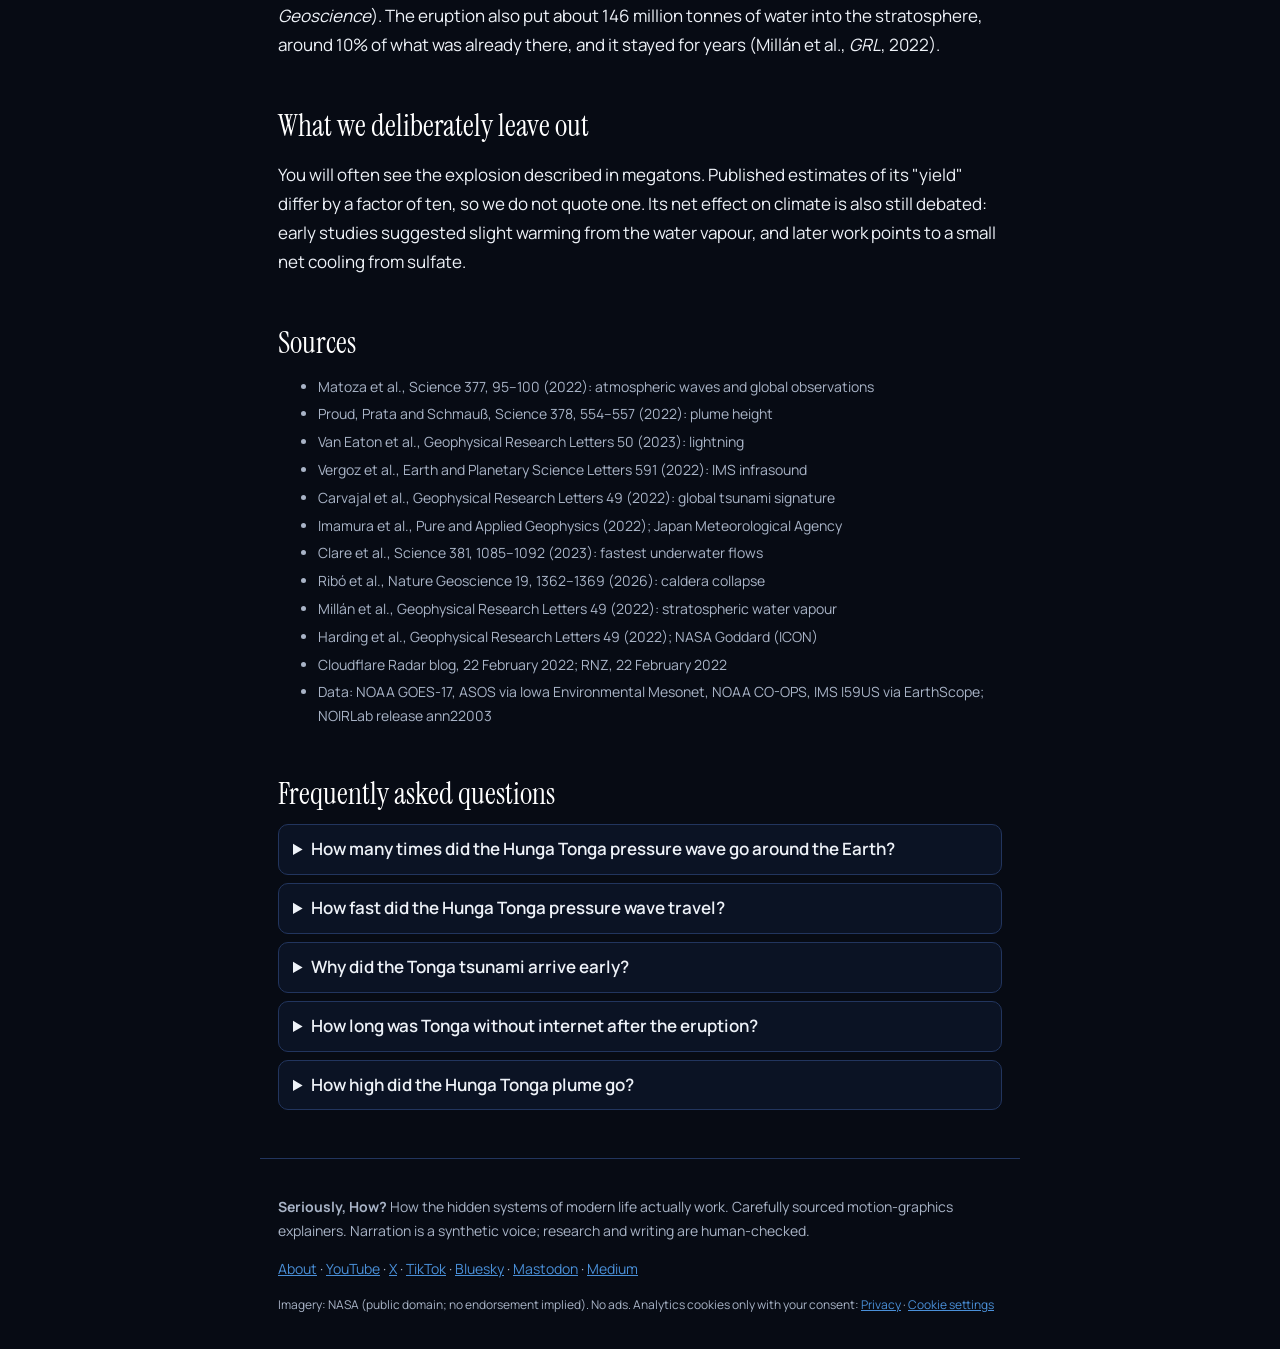
<file: hunga-tonga-eruption-pressure-wave/index.html>
<!doctype html>
<html lang="en">
<head>
<meta charset="utf-8">
<meta name="viewport" content="width=device-width, initial-scale=1">
<title>The Hunga Tonga eruption: the pressure wave that circled Earth four times | Seriously, How?</title>

<meta name="description" content="On 15 January 2022 the Hunga Tonga eruption sent a pressure wave around the planet four times one way and three the other. What recorded it, why the tsunami arrived early, and how it cut Tonga&#x27;s internet for 38 days.">
<link rel="canonical" href="https://seriouslyhowtv.github.io/hunga-tonga-eruption-pressure-wave/">
<meta property="og:type" content="article">
<meta property="og:site_name" content="Seriously, How?">
<meta property="og:title" content="The Hunga Tonga eruption: the pressure wave that circled Earth four times">
<meta property="og:description" content="On 15 January 2022 the Hunga Tonga eruption sent a pressure wave around the planet four times one way and three the other. What recorded it, why the tsunami arrived early, and how it cut Tonga&#x27;s internet for 38 days.">
<meta property="og:url" content="https://seriouslyhowtv.github.io/hunga-tonga-eruption-pressure-wave/">
<meta property="og:image" content="https://seriouslyhowtv.github.io/static/og-hunga.jpg">
<meta name="twitter:card" content="summary_large_image">
<link rel="icon" href="/static/favicon.png">
<link rel="preconnect" href="https://fonts.googleapis.com"><link rel="preconnect" href="https://fonts.gstatic.com" crossorigin>
<link href="https://fonts.googleapis.com/css2?family=Instrument+Serif:ital@0;1&family=Manrope:wght@400;600;700&display=swap" rel="stylesheet">
<link rel="stylesheet" href="/static/style.css?v=108604fa">
<script type="application/ld+json">{"@context": "https://schema.org", "@graph": [{"@type": "Article", "headline": "The Hunga Tonga eruption: the pressure wave that circled Earth four times", "description": "On 15 January 2022 the Hunga Tonga eruption sent a pressure wave around the planet four times one way and three the other. What recorded it, why the tsunami arrived early, and how it cut Tonga's internet for 38 days.", "datePublished": "2026-11-24", "dateModified": "2026-11-24", "author": {"@type": "Organization", "@id": "https://seriouslyhowtv.github.io/#organization", "name": "Seriously, How?", "url": "https://seriouslyhowtv.github.io/"}, "publisher": {"@type": "Organization", "@id": "https://seriouslyhowtv.github.io/#organization", "name": "Seriously, How?", "logo": {"@type": "ImageObject", "url": "https://seriouslyhowtv.github.io/static/avatar.png"}}, "image": "https://seriouslyhowtv.github.io/static/og-hunga.jpg", "mainEntityOfPage": "https://seriouslyhowtv.github.io/hunga-tonga-eruption-pressure-wave/"}, {"@type": "VideoObject", "name": "This Volcano Made the Whole Planet Ring Like a Bell | Hunga Tonga", "description": "15 January 2022: the Hunga Tonga eruption sent a pressure wave around the planet four times one way and three the other, rebuilt from real barometer, tide-gauge and satellite data.", "thumbnailUrl": ["https://i.ytimg.com/vi/ZW3n-2zZm_c/maxresdefault.jpg"], "uploadDate": "2026-11-22T15:00:00Z", "duration": "PT6M40S", "embedUrl": "https://www.youtube.com/embed/ZW3n-2zZm_c", "url": "https://www.youtube.com/watch?v=ZW3n-2zZm_c"}, {"@type": "FAQPage", "mainEntity": [{"@type": "Question", "name": "How many times did the Hunga Tonga pressure wave go around the Earth?", "acceptedAnswer": {"@type": "Answer", "text": "Four times in one direction and three times in the other, over about six days, according to Matoza et al. (Science, 2022). Barometers around the world recorded each passage."}}, {"@type": "Question", "name": "How fast did the Hunga Tonga pressure wave travel?", "acceptedAnswer": {"@type": "Answer", "text": "About 310 to 320 metres per second, close to the speed of sound in air. This kind of wave, which hugs the surface and travels around the whole planet, is called a Lamb wave."}}, {"@type": "Question", "name": "Why did the Tonga tsunami arrive early?", "acceptedAnswer": {"@type": "Answer", "text": "The air pressure wave pushed on the ocean as it passed and dragged a small sea-level wave along with it, faster than a normal tsunami travels. In Japan, sea level began to change about three hours before the expected tsunami arrival."}}, {"@type": "Question", "name": "How long was Tonga without internet after the eruption?", "acceptedAnswer": {"@type": "Answer", "text": "38 days. An underwater avalanche from the eruption broke Tonga's only international cable, and full service returned on 22 February 2022 after the repair ship Reliance replaced 92 km of the 827 km Tonga–Fiji cable."}}, {"@type": "Question", "name": "How high did the Hunga Tonga plume go?", "acceptedAnswer": {"@type": "Answer", "text": "About 57 kilometres, the highest volcanic plume ever recorded and the first known to reach the mesosphere (Proud et al., Science, 2022). Pinatubo's 1991 plume reached about 40 km."}}]}]}</script>
<script>
window.dataLayer=window.dataLayer||[];function gtag(){dataLayer.push(arguments);}
gtag('consent','default',{ad_storage:'denied',ad_user_data:'denied',ad_personalization:'denied',analytics_storage:'denied',wait_for_update:500});
try{if(localStorage.getItem('sh_consent')==='granted'){gtag('consent','update',{analytics_storage:'granted'});}}catch(e){}
gtag('js',new Date());gtag('config','G-7S8MNK1HT8');
</script>
<script async src="https://www.googletagmanager.com/gtag/js?id=G-7S8MNK1HT8"></script>
</head>
<body>
<header class="top"><a class="brand" href="/"><img src="/static/avatar.png" alt="" width="32" height="32"><span>Seriously<span class="comma">,</span> <em>How?</em></span></a>
<nav><a href="/#articles">Articles</a><a href="/about/">About</a><a href="https://www.youtube.com/@SeriouslyHowTV?sub_confirmation=1" class="sub">Subscribe on YouTube</a></nav></header>
<main>
<p class="meta">Companion article to our documentary · Updated 24 November 2026 · Sources at the end</p>
<h1>The Hunga Tonga eruption: the pressure wave that circled Earth four times</h1>
<p class="lede">At about 04:15 UTC on 15 January 2022, an underwater volcano in Tonga exploded with such force that the air itself rang. The pressure wave went around the planet four times in one direction and three times in the other, and instruments built for completely different jobs recorded it.</p>
<figure class="video"><button class="yt" data-id="ZW3n-2zZm_c" data-title="This Volcano Made the Whole Planet Ring Like a Bell | Hunga Tonga" style="background-image:url(https://i.ytimg.com/vi/ZW3n-2zZm_c/maxresdefault.jpg)" aria-label="Play: This Volcano Made the Whole Planet Ring Like a Bell | Hunga Tonga"><span class="play"></span></button><figcaption><a href="https://www.youtube.com/watch?v=ZW3n-2zZm_c">Watch on YouTube: This Volcano Made the Whole Planet Ring Like a Bell | Hunga Tonga</a></figcaption></figure>

<div class="callout"><strong>Short answer:</strong> the Hunga Tonga–Hunga Haʻapai eruption launched a Lamb wave, a pressure pulse that hugs the ground and travels at about the speed of sound. It circled Earth 4 + 3 times over roughly six days. Barometers, tide gauges and the nuclear-test monitoring network all recorded it, the wave dragged an early tsunami across the oceans, and an underwater avalanche from the eruption cut Tonga's only international internet cable for 38 days.</div>

<h2>The volcano</h2>
<p>Hunga Tonga–Hunga Haʻapai lies about 65 km north of Nukuʻalofa, Tonga's capital. Its two small islands were joined by an eruption in 2014–15. Activity resumed in December 2021, a large eruption followed on 14 January, and the climactic explosion came the next day, at about 17:14 Tonga time.</p>

<h2>The blast in numbers</h2>
<ul>
<li><strong>Plume height:</strong> about 57 km, the highest volcanic plume ever recorded and the first known to reach the mesosphere (Proud, Prata and Schmauß, <em>Science</em>, 2022). Pinatubo's 1991 plume reached about 40 km.</li>
<li><strong>Umbrella cloud:</strong> in GOES-17 satellite images we measured it at about 150 km across a quarter of an hour after the onset and about 500 km within an hour.</li>
<li><strong>Lightning:</strong> the most intense ever recorded, peaking at 2,615 flashes per minute, about 192,000 flashes in total (Van Eaton et al., <em>GRL</em>, 2023).</li>
</ul>

<h2>A wave that went around the planet</h2>
<p>The explosion pushed the atmosphere outward as a single pressure pulse. This is a Lamb wave: it travels along the surface at about 310 to 320 metres per second and loses little energy, so it can circle the whole Earth. Matoza et al. (<em>Science</em>, 2022) traced four passages in one direction and three in the other, over about six days.</p>
<p>You do not need special equipment to see it. Ordinary airport weather stations log air pressure every minute. In the public ASOS records, the jump arrives in Honolulu about 4.5 hours after the eruption, Anchorage after about 8.5 hours, Miami after about 10 hours and Boston after 10 to 11.5 hours, and it comes back again roughly a day later from the other side of the planet. To find it yourself, try our free classroom activity: <a href="/find-the-hunga-tonga-wave-in-barometer-data/">find the Hunga Tonga pressure wave in your nearest airport's barometer data</a>.</p>

<h2>Every instrument on Earth heard it</h2>
<p>The International Monitoring System, built to detect secret nuclear tests, has 53 infrasound stations. All 53 detected the eruption, the largest event the network has ever recorded, above the 2013 Chelyabinsk meteor (Vergoz et al., <em>EPSL</em>, 2022). In the film you can hear the Hawaii station's record sped up 600 times. People in Alaska, about 10,000 km away, reported hearing booms. A cloud camera at the Gemini North observatory on Maunakea filmed the wave crossing the sky, and NASA's ICON satellite measured winds up to about 720 km/h in the upper atmosphere.</p>

<h2>The tsunami that arrived too early</h2>
<p>As the air wave crossed the oceans it pressed on the sea surface and pulled a small sea-level wave along with it. This is why tide gauges started moving before a normal tsunami could have arrived. In Hilo, Hawaii, the water level changes when the air wave passes, and the larger tsunami waves come later. In Japan, sea level began to change about three hours before the expected tsunami. The air-driven wave, a meteotsunami, was even recorded in the Caribbean and the Mediterranean, seas with no direct path from Tonga.</p>
<p>The eruption killed at least three people in Tonga. In Peru, on the other side of the Pacific, two people drowned and waves caused an oil spill at the La Pampilla refinery near Lima.</p>

<h2>How the eruption cut Tonga off the internet</h2>
<p>Tonga had one international submarine cable, linking it to Fiji. The eruption set off an underwater avalanche of sediment, a turbidity current, that ran for more than 100 km. Because the cable broke at known places at known times, scientists could measure its speed: up to 122 km/h, the fastest underwater flow ever measured (Clare et al., <em>Science</em>, 2023). Tonga was without a full internet connection for 38 days, until the repair ship <em>Reliance</em> replaced 92 km of the 827 km Tonga–Fiji cable and service returned on 22 February 2022. We cover this in more detail in <a href="/tonga-internet-cable-cut-2022/">how long Tonga was without internet</a>, and the air-driven wave in <a href="/tonga-tsunami-arrived-early-meteotsunami/">why the Tonga tsunami arrived early</a>.</p>

<h2>What the seafloor revealed</h2>
<p>Surveys after the eruption showed that the caldera floor dropped by about 700 m, from about 150 m to about 850 m below sea level, displacing roughly 8.9 km³. A study published in 2026 suggests that this rapid collapse may have made the tsunami larger (Ribó et al., <em>Nature Geoscience</em>). The eruption also put about 146 million tonnes of water into the stratosphere, around 10% of what was already there, and it stayed for years (Millán et al., <em>GRL</em>, 2022).</p>

<h2>What we deliberately leave out</h2>
<p>You will often see the explosion described in megatons. Published estimates of its "yield" differ by a factor of ten, so we do not quote one. Its net effect on climate is also still debated: early studies suggested slight warming from the water vapour, and later work points to a small net cooling from sulfate.</p>

<h2>Sources</h2>
<ul class="sources">
<li>Matoza et al., Science 377, 95–100 (2022): atmospheric waves and global observations</li>
<li>Proud, Prata and Schmauß, Science 378, 554–557 (2022): plume height</li>
<li>Van Eaton et al., Geophysical Research Letters 50 (2023): lightning</li>
<li>Vergoz et al., Earth and Planetary Science Letters 591 (2022): IMS infrasound</li>
<li>Carvajal et al., Geophysical Research Letters 49 (2022): global tsunami signature</li>
<li>Imamura et al., Pure and Applied Geophysics (2022); Japan Meteorological Agency</li>
<li>Clare et al., Science 381, 1085–1092 (2023): fastest underwater flows</li>
<li>Ribó et al., Nature Geoscience 19, 1362–1369 (2026): caldera collapse</li>
<li>Millán et al., Geophysical Research Letters 49 (2022): stratospheric water vapour</li>
<li>Harding et al., Geophysical Research Letters 49 (2022); NASA Goddard (ICON)</li>
<li>Cloudflare Radar blog, 22 February 2022; RNZ, 22 February 2022</li>
<li>Data: NOAA GOES-17, ASOS via Iowa Environmental Mesonet, NOAA CO-OPS, IMS I59US via EarthScope; NOIRLab release ann22003</li>
</ul>
<section class="faq"><h2>Frequently asked questions</h2><details><summary>How many times did the Hunga Tonga pressure wave go around the Earth?</summary><p>Four times in one direction and three times in the other, over about six days, according to Matoza et al. (Science, 2022). Barometers around the world recorded each passage.</p></details><details><summary>How fast did the Hunga Tonga pressure wave travel?</summary><p>About 310 to 320 metres per second, close to the speed of sound in air. This kind of wave, which hugs the surface and travels around the whole planet, is called a Lamb wave.</p></details><details><summary>Why did the Tonga tsunami arrive early?</summary><p>The air pressure wave pushed on the ocean as it passed and dragged a small sea-level wave along with it, faster than a normal tsunami travels. In Japan, sea level began to change about three hours before the expected tsunami arrival.</p></details><details><summary>How long was Tonga without internet after the eruption?</summary><p>38 days. An underwater avalanche from the eruption broke Tonga&#x27;s only international cable, and full service returned on 22 February 2022 after the repair ship Reliance replaced 92 km of the 827 km Tonga–Fiji cable.</p></details><details><summary>How high did the Hunga Tonga plume go?</summary><p>About 57 kilometres, the highest volcanic plume ever recorded and the first known to reach the mesosphere (Proud et al., Science, 2022). Pinatubo&#x27;s 1991 plume reached about 40 km.</p></details></section></main>
<footer>
<p><strong>Seriously, How?</strong> How the hidden systems of modern life actually work. Carefully sourced motion-graphics explainers. Narration is a synthetic voice; research and writing are human-checked.</p>
<p><a href="/about/">About</a> · <a href="https://www.youtube.com/@SeriouslyHowTV">YouTube</a> · <a href="https://x.com/SeriouslyHowTV">X</a> · <a href="https://www.tiktok.com/@seriouslyhowtv">TikTok</a> · <a href="https://bsky.app/profile/seriouslyhowtv.bsky.social">Bluesky</a> · <a rel="me" href="https://mastodon.social/@SeriouslyHowTV">Mastodon</a> · <a href="https://medium.com/@seriouslyhowtv">Medium</a></p>
<p class="small">Imagery: NASA (public domain; no endorsement implied). No ads. Analytics cookies only with your consent: <a href="/privacy/">Privacy</a> · <a href="#" id="cookie-settings">Cookie settings</a></p>
</footer>
<script>
document.querySelectorAll('.yt').forEach(function(el){el.addEventListener('click',function(){
  var f=document.createElement('iframe');f.src='https://www.youtube-nocookie.com/embed/'+el.dataset.id+'?autoplay=1&rel=0';
  f.title=el.dataset.title;f.allow='autoplay; encrypted-media; picture-in-picture';f.allowFullscreen=true;el.replaceWith(f);});});
</script>
<div id="consent" class="consent" role="dialog" aria-label="Cookie consent" hidden>
<p>We use Google Analytics to count visits and see which articles help. Analytics cookies are set only if you accept. <a href="/privacy/">Privacy</a></p>
<div class="consent-actions"><button type="button" data-c="denied">Decline</button><button type="button" data-c="granted" class="primary">Accept</button></div>
</div>
<script>
(function(){var b=document.getElementById('consent');var v=null;try{v=localStorage.getItem('sh_consent');}catch(e){}
if(!v){b.hidden=false;}
b.querySelectorAll('button').forEach(function(x){x.addEventListener('click',function(){var c=x.dataset.c;try{localStorage.setItem('sh_consent',c);}catch(e){}
gtag('consent','update',{analytics_storage:c});
if(c==='granted'&&v!=='granted'){gtag('event','page_view',{page_location:location.href,page_title:document.title});}
v=c;b.hidden=true;});});
var s=document.getElementById('cookie-settings');if(s){s.addEventListener('click',function(e){e.preventDefault();b.hidden=false;});}})();
</script>
</body>
</html>
</file>
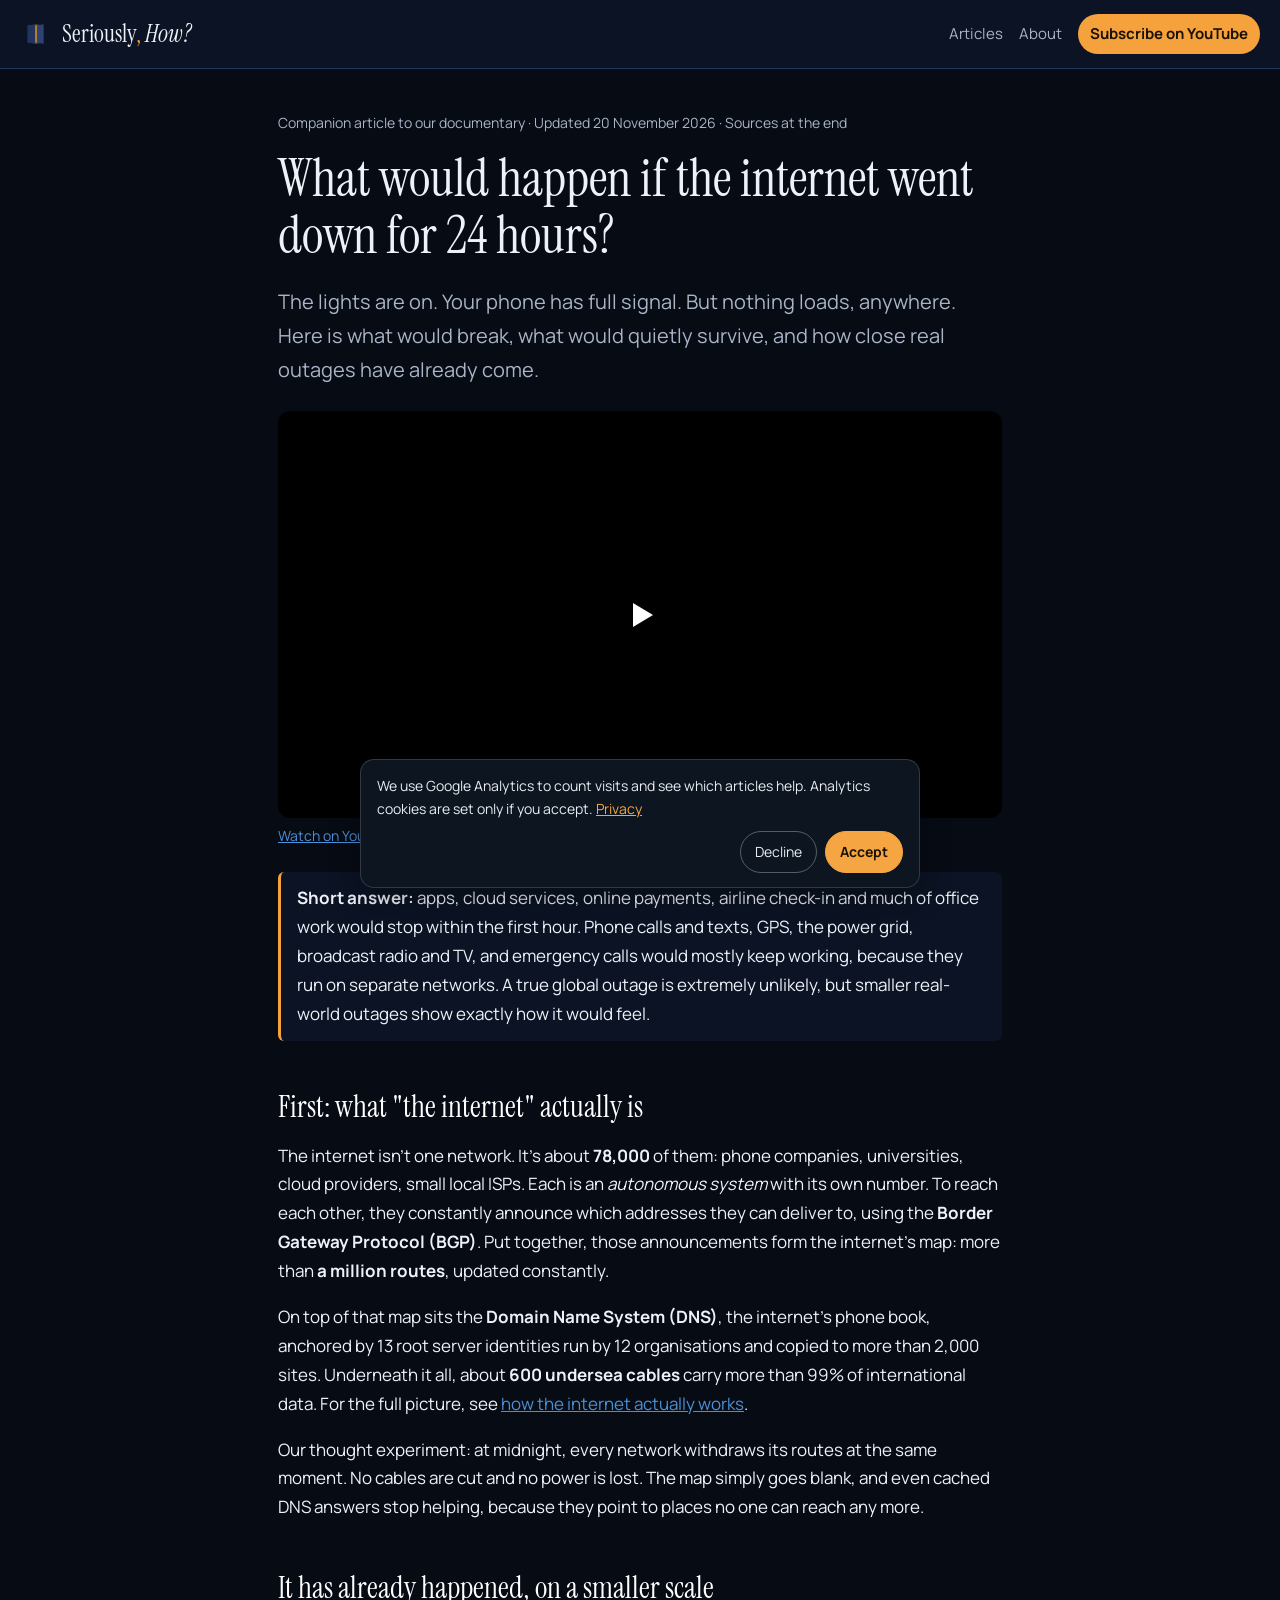
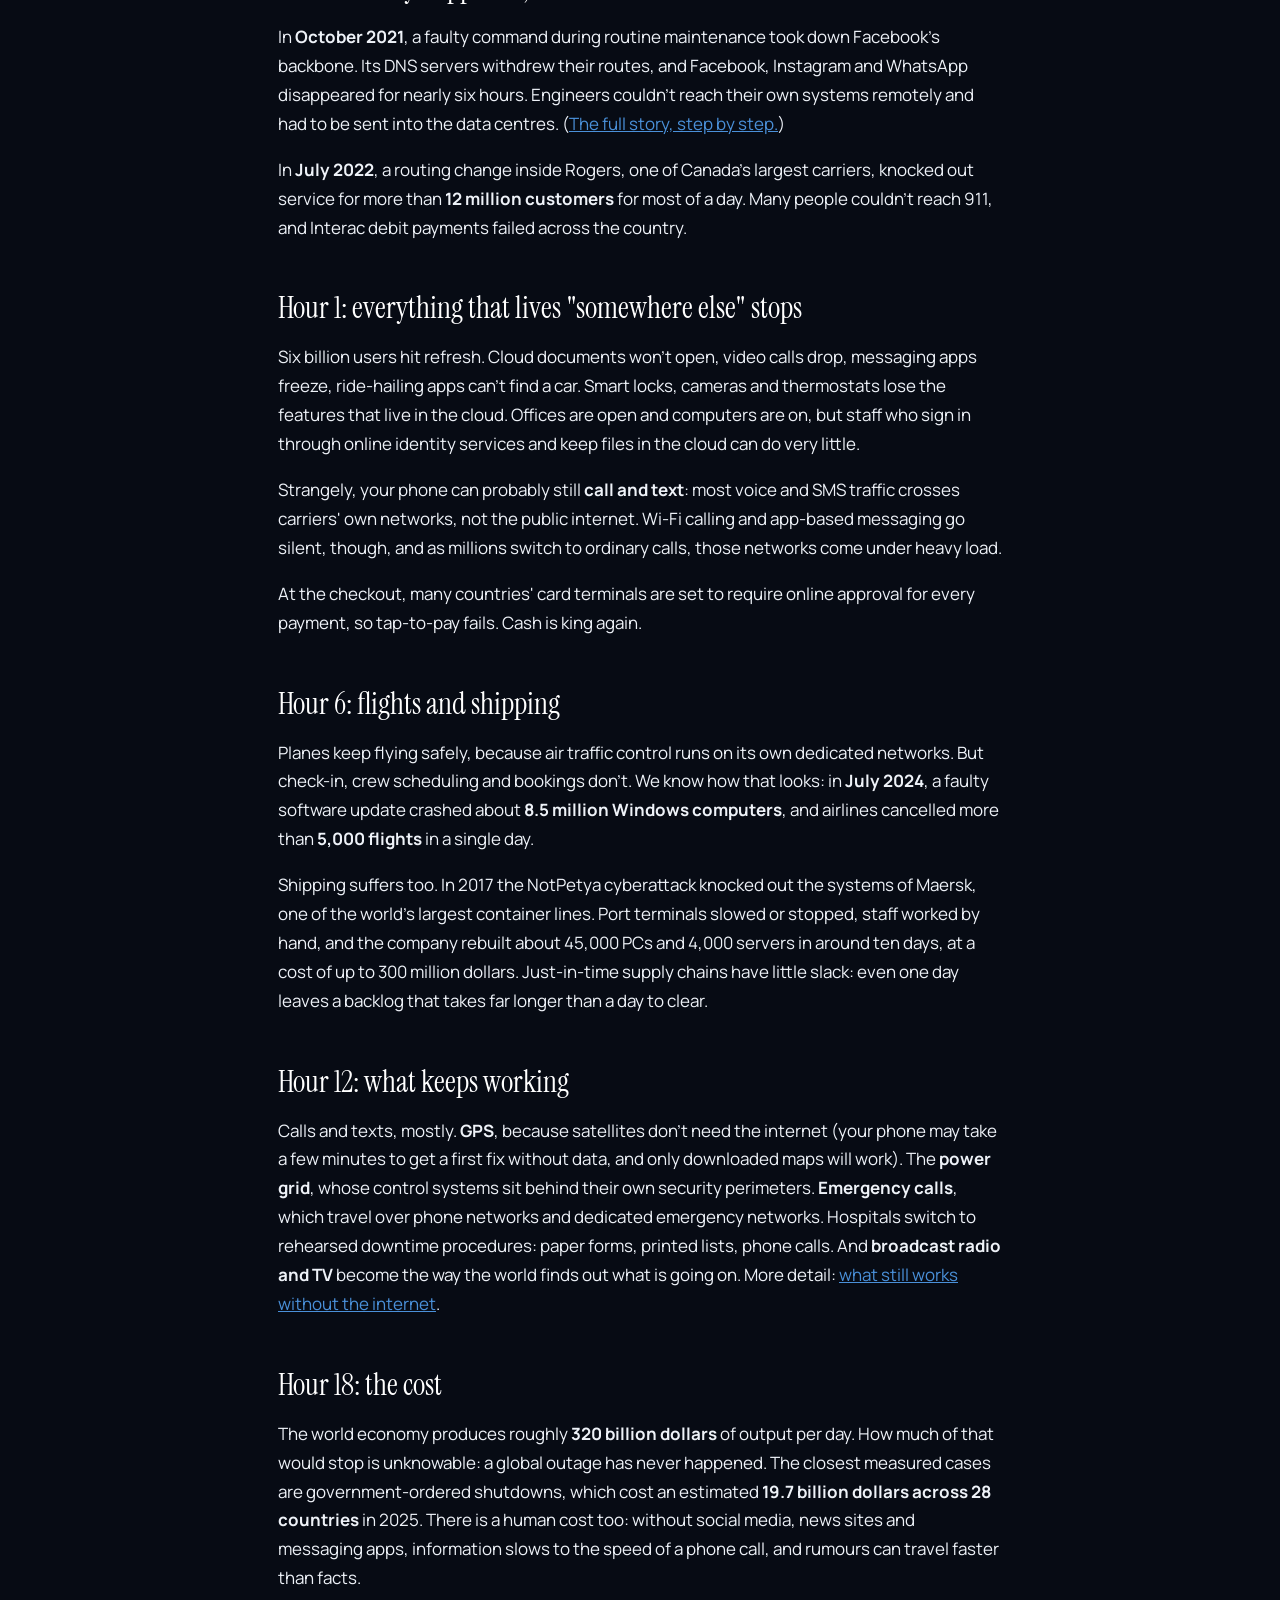
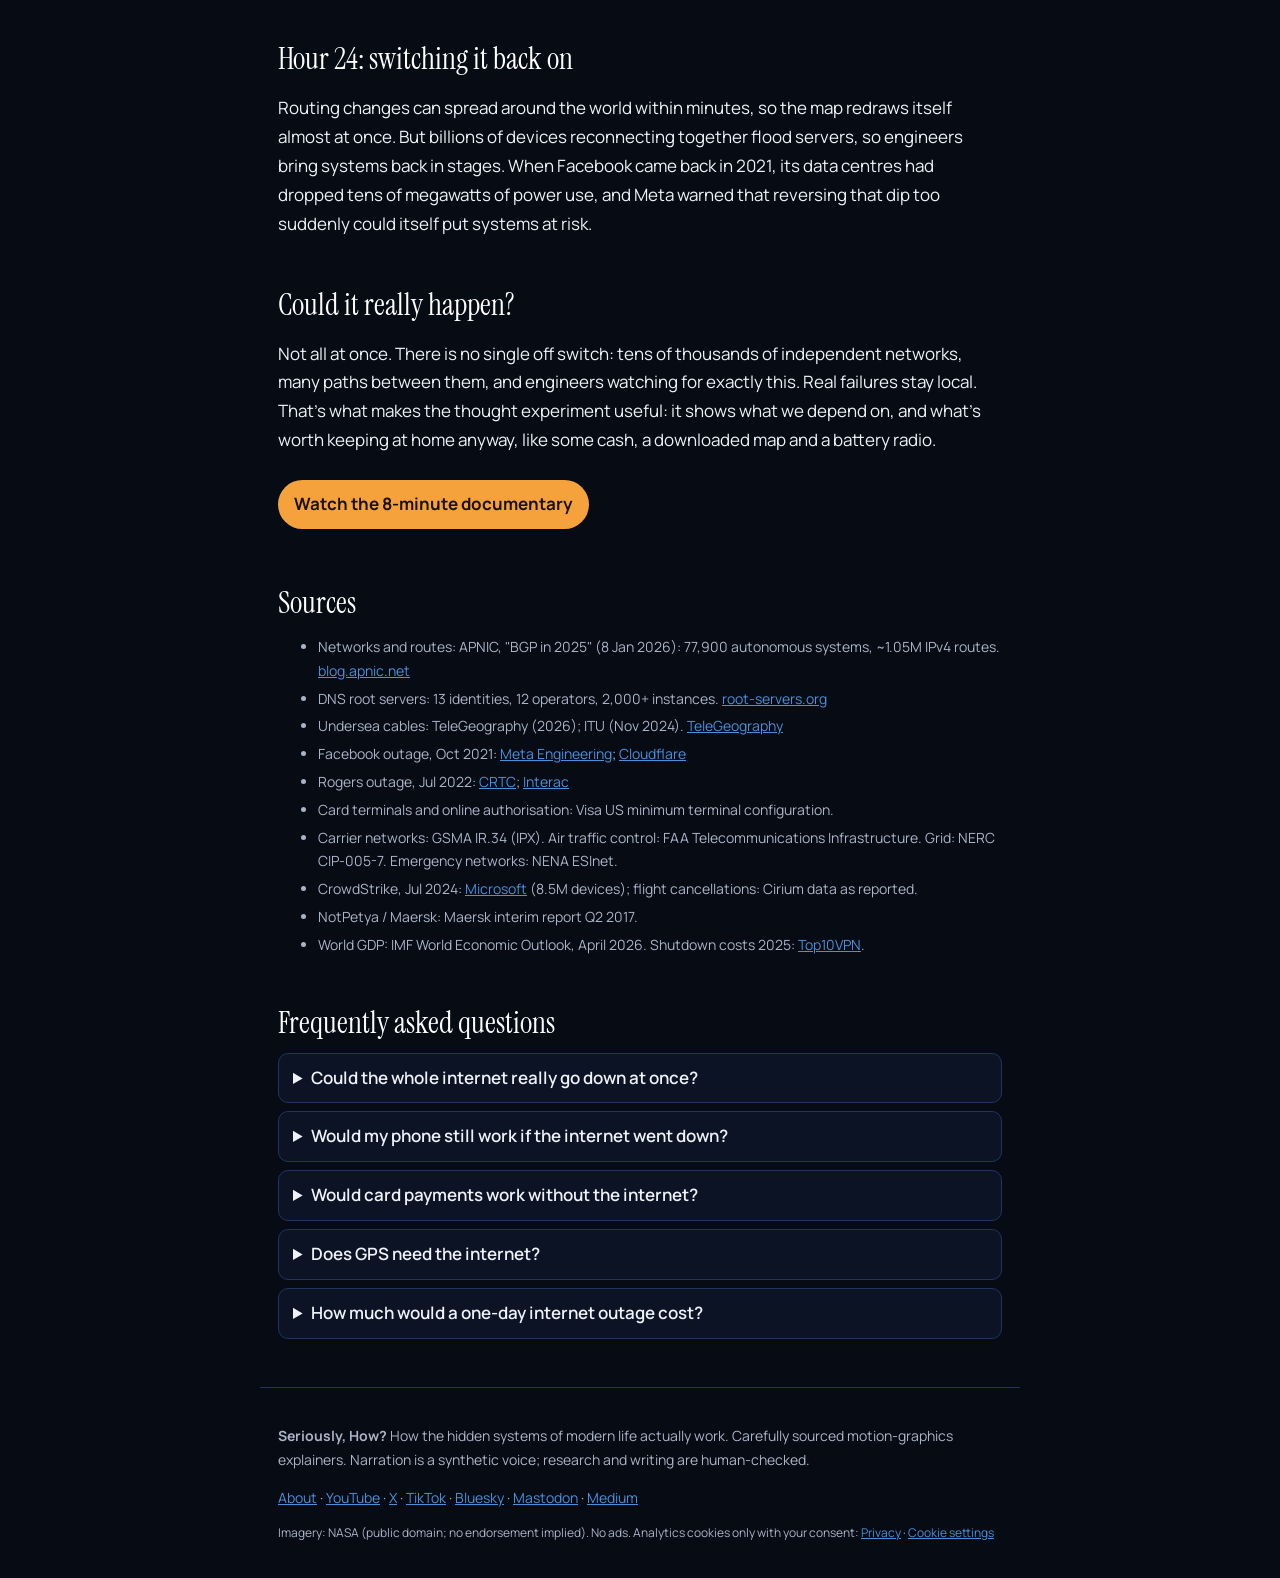
<file: internet-outage-24-hours/index.html>
<!doctype html>
<html lang="en">
<head>
<meta charset="utf-8">
<meta name="viewport" content="width=device-width, initial-scale=1">
<title>What would happen if the internet went down for 24 hours? An hour-by-hour guide | Seriously, How?</title>

<meta name="description" content="If the internet stopped for a day: payments, flights, work and apps would fail, while calls, GPS, the grid and broadcast would mostly keep working. A sourced, hour-by-hour walkthrough.">
<link rel="canonical" href="https://seriouslyhowtv.github.io/internet-outage-24-hours/">
<meta property="og:type" content="article">
<meta property="og:site_name" content="Seriously, How?">
<meta property="og:title" content="What would happen if the internet went down for 24 hours? An hour-by-hour guide">
<meta property="og:description" content="If the internet stopped for a day: payments, flights, work and apps would fail, while calls, GPS, the grid and broadcast would mostly keep working. A sourced, hour-by-hour walkthrough.">
<meta property="og:url" content="https://seriouslyhowtv.github.io/internet-outage-24-hours/">
<meta property="og:image" content="https://seriouslyhowtv.github.io/static/og-internet24.jpg">
<meta name="twitter:card" content="summary_large_image">
<link rel="icon" href="/static/favicon.png">
<link rel="preconnect" href="https://fonts.googleapis.com"><link rel="preconnect" href="https://fonts.gstatic.com" crossorigin>
<link href="https://fonts.googleapis.com/css2?family=Instrument+Serif:ital@0;1&family=Manrope:wght@400;600;700&display=swap" rel="stylesheet">
<link rel="stylesheet" href="/static/style.css?v=108604fa">
<script type="application/ld+json">{"@context": "https://schema.org", "@graph": [{"@type": "Article", "headline": "What would happen if the internet went down for 24 hours? An hour-by-hour guide", "description": "If the internet stopped for a day: payments, flights, work and apps would fail, while calls, GPS, the grid and broadcast would mostly keep working. A sourced, hour-by-hour walkthrough.", "datePublished": "2026-11-20", "dateModified": "2026-11-20", "author": {"@type": "Organization", "@id": "https://seriouslyhowtv.github.io/#organization", "name": "Seriously, How?", "url": "https://seriouslyhowtv.github.io/"}, "publisher": {"@type": "Organization", "@id": "https://seriouslyhowtv.github.io/#organization", "name": "Seriously, How?", "logo": {"@type": "ImageObject", "url": "https://seriouslyhowtv.github.io/static/avatar.png"}}, "image": "https://seriouslyhowtv.github.io/static/og-internet24.jpg", "mainEntityOfPage": "https://seriouslyhowtv.github.io/internet-outage-24-hours/"}, {"@type": "VideoObject", "name": "What If the Internet Disappeared for 24 Hours?", "description": "Hour by hour: what would break and what would keep working if the internet's ~78,000 networks stopped exchanging routes.", "thumbnailUrl": ["https://i.ytimg.com/vi/CZO43--Z1FA/maxresdefault.jpg"], "uploadDate": "2026-11-19T15:00:00Z", "duration": "PT8M13S", "embedUrl": "https://www.youtube.com/embed/CZO43--Z1FA", "url": "https://www.youtube.com/watch?v=CZO43--Z1FA"}, {"@type": "FAQPage", "mainEntity": [{"@type": "Question", "name": "Could the whole internet really go down at once?", "acceptedAnswer": {"@type": "Answer", "text": "A true global outage is extremely unlikely. The internet is tens of thousands of independent networks with many paths between them, so real failures stay local, like Facebook in 2021 or Rogers in Canada in 2022."}}, {"@type": "Question", "name": "Would my phone still work if the internet went down?", "acceptedAnswer": {"@type": "Answer", "text": "Probably for calls and texts. Most voice and SMS traffic crosses mobile carriers' own networks rather than the public internet. Wi-Fi calling and messaging apps would stop, and carrier networks could get congested."}}, {"@type": "Question", "name": "Would card payments work without the internet?", "acceptedAnswer": {"@type": "Answer", "text": "Often not. In many countries card terminals are configured to get online approval for every payment, so tap-to-pay fails and cash becomes essential."}}, {"@type": "Question", "name": "Does GPS need the internet?", "acceptedAnswer": {"@type": "Answer", "text": "No. GPS receivers get their position from satellites. Without mobile data the first fix can take a few minutes, and online maps won't load, but downloaded offline maps keep working."}}, {"@type": "Question", "name": "How much would a one-day internet outage cost?", "acceptedAnswer": {"@type": "Answer", "text": "Nobody knows. World output is roughly 320 billion dollars per day. The closest measured case is government-ordered shutdowns, which cost an estimated 19.7 billion dollars across 28 countries in 2025."}}]}]}</script>
<script>
window.dataLayer=window.dataLayer||[];function gtag(){dataLayer.push(arguments);}
gtag('consent','default',{ad_storage:'denied',ad_user_data:'denied',ad_personalization:'denied',analytics_storage:'denied',wait_for_update:500});
try{if(localStorage.getItem('sh_consent')==='granted'){gtag('consent','update',{analytics_storage:'granted'});}}catch(e){}
gtag('js',new Date());gtag('config','G-7S8MNK1HT8');
</script>
<script async src="https://www.googletagmanager.com/gtag/js?id=G-7S8MNK1HT8"></script>
</head>
<body>
<header class="top"><a class="brand" href="/"><img src="/static/avatar.png" alt="" width="32" height="32"><span>Seriously<span class="comma">,</span> <em>How?</em></span></a>
<nav><a href="/#articles">Articles</a><a href="/about/">About</a><a href="https://www.youtube.com/@SeriouslyHowTV?sub_confirmation=1" class="sub">Subscribe on YouTube</a></nav></header>
<main>
<p class="meta">Companion article to our documentary · Updated 20 November 2026 · Sources at the end</p>
<h1>What would happen if the internet went down for 24 hours?</h1>
<p class="lede">The lights are on. Your phone has full signal. But nothing loads, anywhere. Here is what would break, what would quietly survive, and how close real outages have already come.</p>
<figure class="video"><button class="yt" data-id="CZO43--Z1FA" data-title="What If the Internet Disappeared for 24 Hours?" style="background-image:url(https://i.ytimg.com/vi/CZO43--Z1FA/maxresdefault.jpg)" aria-label="Play: What If the Internet Disappeared for 24 Hours?"><span class="play"></span></button><figcaption><a href="https://www.youtube.com/watch?v=CZO43--Z1FA">Watch on YouTube: What If the Internet Disappeared for 24 Hours?</a></figcaption></figure>

<div class="callout"><strong>Short answer:</strong> apps, cloud services, online payments, airline check-in and much of office work would stop within the first hour. Phone calls and texts, GPS, the power grid, broadcast radio and TV, and emergency calls would mostly keep working, because they run on separate networks. A true global outage is extremely unlikely, but smaller real-world outages show exactly how it would feel.</div>

<h2>First: what "the internet" actually is</h2>
<p>The internet isn't one network. It's about <strong>78,000</strong> of them: phone companies, universities, cloud providers, small local ISPs. Each is an <em>autonomous system</em> with its own number. To reach each other, they constantly announce which addresses they can deliver to, using the <strong>Border Gateway Protocol (BGP)</strong>. Put together, those announcements form the internet's map: more than <strong>a million routes</strong>, updated constantly.</p>
<p>On top of that map sits the <strong>Domain Name System (DNS)</strong>, the internet's phone book, anchored by 13 root server identities run by 12 organisations and copied to more than 2,000 sites. Underneath it all, about <strong>600 undersea cables</strong> carry more than 99% of international data. For the full picture, see <a href="/how-the-internet-works-bgp-dns/">how the internet actually works</a>.</p>
<p>Our thought experiment: at midnight, every network withdraws its routes at the same moment. No cables are cut and no power is lost. The map simply goes blank, and even cached DNS answers stop helping, because they point to places no one can reach any more.</p>

<h2>It has already happened, on a smaller scale</h2>
<p>In <strong>October 2021</strong>, a faulty command during routine maintenance took down Facebook's backbone. Its DNS servers withdrew their routes, and Facebook, Instagram and WhatsApp disappeared for nearly six hours. Engineers couldn't reach their own systems remotely and had to be sent into the data centres. (<a href="/facebook-outage-2021-bgp-explained/">The full story, step by step.</a>)</p>
<p>In <strong>July 2022</strong>, a routing change inside Rogers, one of Canada's largest carriers, knocked out service for more than <strong>12 million customers</strong> for most of a day. Many people couldn't reach 911, and Interac debit payments failed across the country.</p>

<h2>Hour 1: everything that lives "somewhere else" stops</h2>
<p>Six billion users hit refresh. Cloud documents won't open, video calls drop, messaging apps freeze, ride-hailing apps can't find a car. Smart locks, cameras and thermostats lose the features that live in the cloud. Offices are open and computers are on, but staff who sign in through online identity services and keep files in the cloud can do very little.</p>
<p>Strangely, your phone can probably still <strong>call and text</strong>: most voice and SMS traffic crosses carriers' own networks, not the public internet. Wi-Fi calling and app-based messaging go silent, though, and as millions switch to ordinary calls, those networks come under heavy load.</p>
<p>At the checkout, many countries' card terminals are set to require online approval for every payment, so tap-to-pay fails. Cash is king again.</p>

<h2>Hour 6: flights and shipping</h2>
<p>Planes keep flying safely, because air traffic control runs on its own dedicated networks. But check-in, crew scheduling and bookings don't. We know how that looks: in <strong>July 2024</strong>, a faulty software update crashed about <strong>8.5 million Windows computers</strong>, and airlines cancelled more than <strong>5,000 flights</strong> in a single day.</p>
<p>Shipping suffers too. In 2017 the NotPetya cyberattack knocked out the systems of Maersk, one of the world's largest container lines. Port terminals slowed or stopped, staff worked by hand, and the company rebuilt about 45,000 PCs and 4,000 servers in around ten days, at a cost of up to 300 million dollars. Just-in-time supply chains have little slack: even one day leaves a backlog that takes far longer than a day to clear.</p>

<h2>Hour 12: what keeps working</h2>
<p>Calls and texts, mostly. <strong>GPS</strong>, because satellites don't need the internet (your phone may take a few minutes to get a first fix without data, and only downloaded maps will work). The <strong>power grid</strong>, whose control systems sit behind their own security perimeters. <strong>Emergency calls</strong>, which travel over phone networks and dedicated emergency networks. Hospitals switch to rehearsed downtime procedures: paper forms, printed lists, phone calls. And <strong>broadcast radio and TV</strong> become the way the world finds out what is going on. More detail: <a href="/what-still-works-without-internet/">what still works without the internet</a>.</p>

<h2>Hour 18: the cost</h2>
<p>The world economy produces roughly <strong>320 billion dollars</strong> of output per day. How much of that would stop is unknowable: a global outage has never happened. The closest measured cases are government-ordered shutdowns, which cost an estimated <strong>19.7 billion dollars across 28 countries</strong> in 2025. There is a human cost too: without social media, news sites and messaging apps, information slows to the speed of a phone call, and rumours can travel faster than facts.</p>

<h2>Hour 24: switching it back on</h2>
<p>Routing changes can spread around the world within minutes, so the map redraws itself almost at once. But billions of devices reconnecting together flood servers, so engineers bring systems back in stages. When Facebook came back in 2021, its data centres had dropped tens of megawatts of power use, and Meta warned that reversing that dip too suddenly could itself put systems at risk.</p>

<h2>Could it really happen?</h2>
<p>Not all at once. There is no single off switch: tens of thousands of independent networks, many paths between them, and engineers watching for exactly this. Real failures stay local. That's what makes the thought experiment useful: it shows what we depend on, and what's worth keeping at home anyway, like some cash, a downloaded map and a battery radio.</p>

<p><a class="cta" href="https://www.youtube.com/watch?v=CZO43--Z1FA">Watch the 8-minute documentary</a></p>

<h2>Sources</h2>
<ul class="sources">
<li>Networks and routes: APNIC, "BGP in 2025" (8 Jan 2026): 77,900 autonomous systems, ~1.05M IPv4 routes. <a href="https://blog.apnic.net/2026/01/08/bgp-in-2025/">blog.apnic.net</a></li>
<li>DNS root servers: 13 identities, 12 operators, 2,000+ instances. <a href="https://root-servers.org/">root-servers.org</a></li>
<li>Undersea cables: TeleGeography (2026); ITU (Nov 2024). <a href="https://resources.telegeography.com/how-many-submarine-cables-are-there-anyway">TeleGeography</a></li>
<li>Facebook outage, Oct 2021: <a href="https://engineering.fb.com/2021/10/05/networking-traffic/outage-details/">Meta Engineering</a>; <a href="https://blog.cloudflare.com/october-2021-facebook-outage/">Cloudflare</a></li>
<li>Rogers outage, Jul 2022: <a href="https://crtc.gc.ca/eng/publications/reports/xona2024.htm">CRTC</a>; <a href="https://www.interac.ca/en/content/news/interac-statement-on-rogers-outage/">Interac</a></li>
<li>Card terminals and online authorisation: Visa US minimum terminal configuration.</li>
<li>Carrier networks: GSMA IR.34 (IPX). Air traffic control: FAA Telecommunications Infrastructure. Grid: NERC CIP-005-7. Emergency networks: NENA ESInet.</li>
<li>CrowdStrike, Jul 2024: <a href="https://blogs.microsoft.com/blog/2024/07/20/helping-our-customers-through-the-crowdstrike-outage/">Microsoft</a> (8.5M devices); flight cancellations: Cirium data as reported.</li>
<li>NotPetya / Maersk: Maersk interim report Q2 2017.</li>
<li>World GDP: IMF World Economic Outlook, April 2026. Shutdown costs 2025: <a href="https://www.top10vpn.com/research/cost-of-internet-shutdowns/">Top10VPN</a>.</li>
</ul>
<section class="faq"><h2>Frequently asked questions</h2><details><summary>Could the whole internet really go down at once?</summary><p>A true global outage is extremely unlikely. The internet is tens of thousands of independent networks with many paths between them, so real failures stay local, like Facebook in 2021 or Rogers in Canada in 2022.</p></details><details><summary>Would my phone still work if the internet went down?</summary><p>Probably for calls and texts. Most voice and SMS traffic crosses mobile carriers&#x27; own networks rather than the public internet. Wi-Fi calling and messaging apps would stop, and carrier networks could get congested.</p></details><details><summary>Would card payments work without the internet?</summary><p>Often not. In many countries card terminals are configured to get online approval for every payment, so tap-to-pay fails and cash becomes essential.</p></details><details><summary>Does GPS need the internet?</summary><p>No. GPS receivers get their position from satellites. Without mobile data the first fix can take a few minutes, and online maps won&#x27;t load, but downloaded offline maps keep working.</p></details><details><summary>How much would a one-day internet outage cost?</summary><p>Nobody knows. World output is roughly 320 billion dollars per day. The closest measured case is government-ordered shutdowns, which cost an estimated 19.7 billion dollars across 28 countries in 2025.</p></details></section></main>
<footer>
<p><strong>Seriously, How?</strong> How the hidden systems of modern life actually work. Carefully sourced motion-graphics explainers. Narration is a synthetic voice; research and writing are human-checked.</p>
<p><a href="/about/">About</a> · <a href="https://www.youtube.com/@SeriouslyHowTV">YouTube</a> · <a href="https://x.com/SeriouslyHowTV">X</a> · <a href="https://www.tiktok.com/@seriouslyhowtv">TikTok</a> · <a href="https://bsky.app/profile/seriouslyhowtv.bsky.social">Bluesky</a> · <a rel="me" href="https://mastodon.social/@SeriouslyHowTV">Mastodon</a> · <a href="https://medium.com/@seriouslyhowtv">Medium</a></p>
<p class="small">Imagery: NASA (public domain; no endorsement implied). No ads. Analytics cookies only with your consent: <a href="/privacy/">Privacy</a> · <a href="#" id="cookie-settings">Cookie settings</a></p>
</footer>
<script>
document.querySelectorAll('.yt').forEach(function(el){el.addEventListener('click',function(){
  var f=document.createElement('iframe');f.src='https://www.youtube-nocookie.com/embed/'+el.dataset.id+'?autoplay=1&rel=0';
  f.title=el.dataset.title;f.allow='autoplay; encrypted-media; picture-in-picture';f.allowFullscreen=true;el.replaceWith(f);});});
</script>
<div id="consent" class="consent" role="dialog" aria-label="Cookie consent" hidden>
<p>We use Google Analytics to count visits and see which articles help. Analytics cookies are set only if you accept. <a href="/privacy/">Privacy</a></p>
<div class="consent-actions"><button type="button" data-c="denied">Decline</button><button type="button" data-c="granted" class="primary">Accept</button></div>
</div>
<script>
(function(){var b=document.getElementById('consent');var v=null;try{v=localStorage.getItem('sh_consent');}catch(e){}
if(!v){b.hidden=false;}
b.querySelectorAll('button').forEach(function(x){x.addEventListener('click',function(){var c=x.dataset.c;try{localStorage.setItem('sh_consent',c);}catch(e){}
gtag('consent','update',{analytics_storage:c});
if(c==='granted'&&v!=='granted'){gtag('event','page_view',{page_location:location.href,page_title:document.title});}
v=c;b.hidden=true;});});
var s=document.getElementById('cookie-settings');if(s){s.addEventListener('click',function(e){e.preventDefault();b.hidden=false;});}})();
</script>
</body>
</html>
</file>
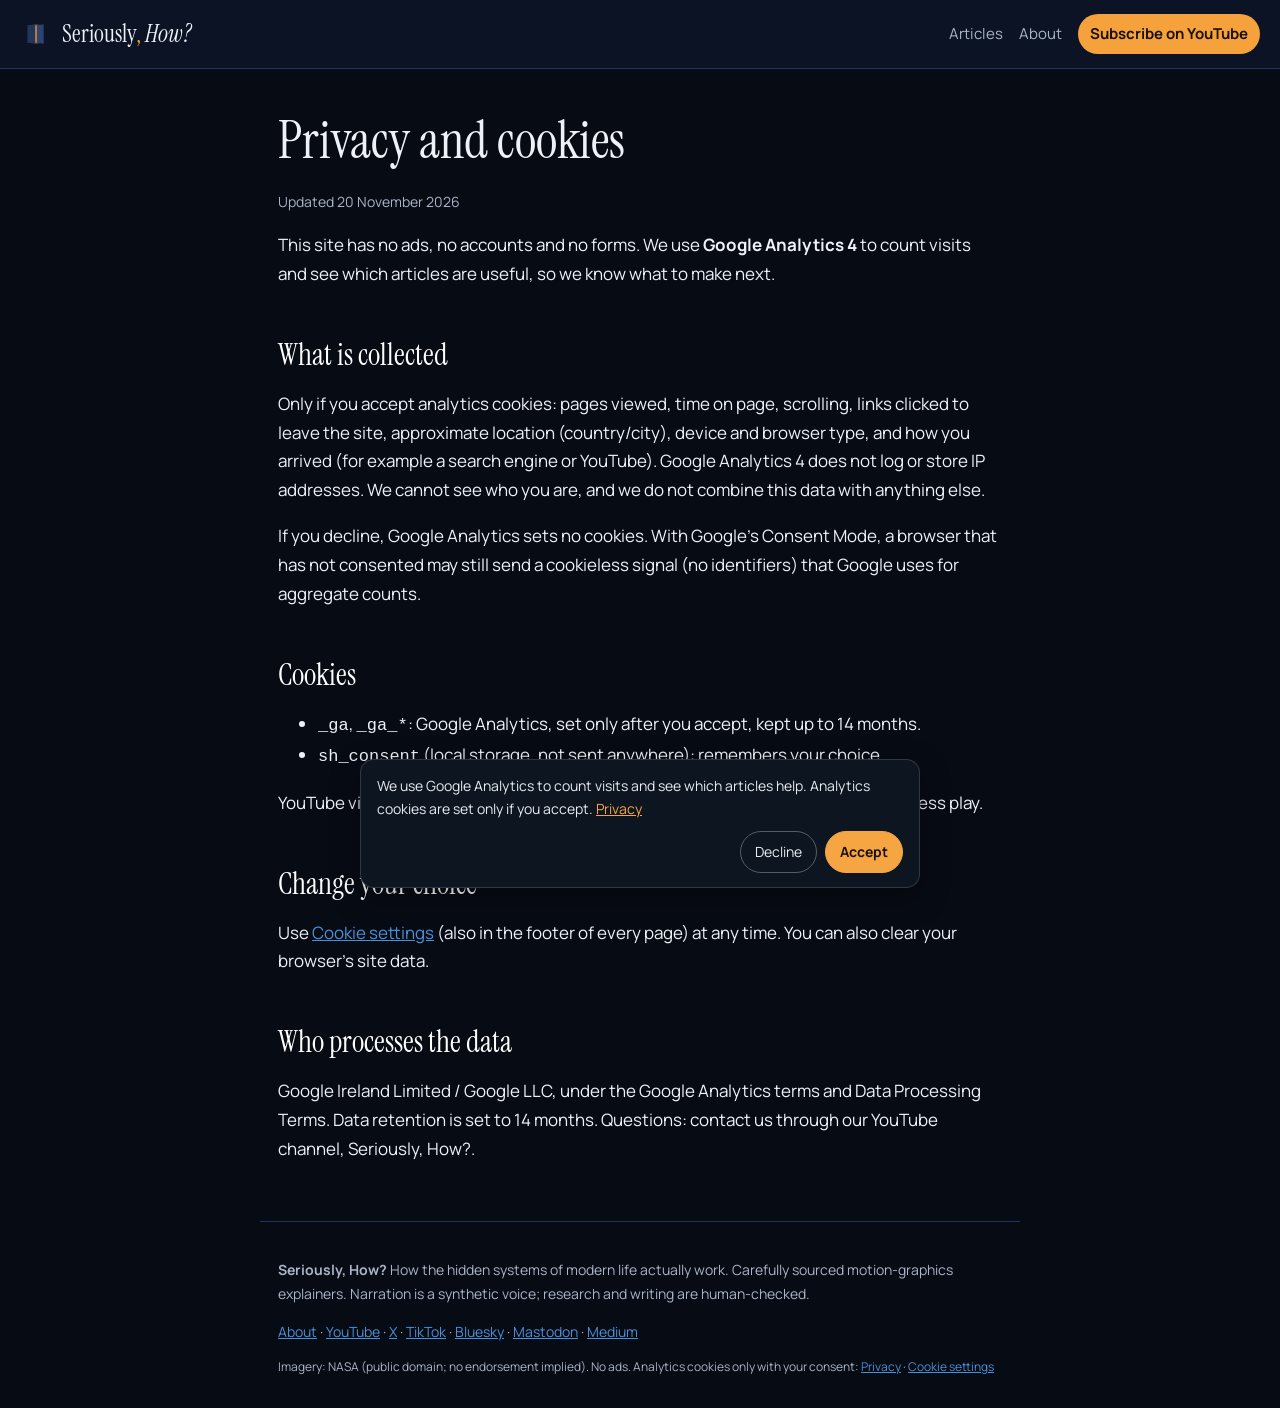
<file: privacy/index.html>
<!doctype html>
<html lang="en">
<head>
<meta charset="utf-8">
<meta name="viewport" content="width=device-width, initial-scale=1">
<title>Privacy and cookies | Seriously, How?</title>

<meta name="description" content="What this site measures, which cookies it uses, and how to change your choice.">
<link rel="canonical" href="https://seriouslyhowtv.github.io/privacy/">
<meta property="og:type" content="article">
<meta property="og:site_name" content="Seriously, How?">
<meta property="og:title" content="Privacy and cookies | Seriously, How?">
<meta property="og:description" content="What this site measures, which cookies it uses, and how to change your choice.">
<meta property="og:url" content="https://seriouslyhowtv.github.io/privacy/">
<meta property="og:image" content="https://seriouslyhowtv.github.io/static/og-internet24.jpg">
<meta name="twitter:card" content="summary_large_image">
<link rel="icon" href="/static/favicon.png">
<link rel="preconnect" href="https://fonts.googleapis.com"><link rel="preconnect" href="https://fonts.gstatic.com" crossorigin>
<link href="https://fonts.googleapis.com/css2?family=Instrument+Serif:ital@0;1&family=Manrope:wght@400;600;700&display=swap" rel="stylesheet">
<link rel="stylesheet" href="/static/style.css?v=108604fa">
<script type="application/ld+json">{"@context": "https://schema.org", "@graph": [{"@type": "Article", "headline": "Privacy and cookies | Seriously, How?", "description": "What this site measures, which cookies it uses, and how to change your choice.", "datePublished": "2026-11-20", "dateModified": "2026-11-20", "author": {"@type": "Organization", "@id": "https://seriouslyhowtv.github.io/#organization", "name": "Seriously, How?", "url": "https://seriouslyhowtv.github.io/"}, "publisher": {"@type": "Organization", "@id": "https://seriouslyhowtv.github.io/#organization", "name": "Seriously, How?", "logo": {"@type": "ImageObject", "url": "https://seriouslyhowtv.github.io/static/avatar.png"}}, "image": "https://seriouslyhowtv.github.io/static/og-internet24.jpg", "mainEntityOfPage": "https://seriouslyhowtv.github.io/privacy/"}]}</script>
<script>
window.dataLayer=window.dataLayer||[];function gtag(){dataLayer.push(arguments);}
gtag('consent','default',{ad_storage:'denied',ad_user_data:'denied',ad_personalization:'denied',analytics_storage:'denied',wait_for_update:500});
try{if(localStorage.getItem('sh_consent')==='granted'){gtag('consent','update',{analytics_storage:'granted'});}}catch(e){}
gtag('js',new Date());gtag('config','G-7S8MNK1HT8');
</script>
<script async src="https://www.googletagmanager.com/gtag/js?id=G-7S8MNK1HT8"></script>
</head>
<body>
<header class="top"><a class="brand" href="/"><img src="/static/avatar.png" alt="" width="32" height="32"><span>Seriously<span class="comma">,</span> <em>How?</em></span></a>
<nav><a href="/#articles">Articles</a><a href="/about/">About</a><a href="https://www.youtube.com/@SeriouslyHowTV?sub_confirmation=1" class="sub">Subscribe on YouTube</a></nav></header>
<main>
<h1>Privacy and cookies</h1>
<p class="meta">Updated 20 November 2026</p>
<p>This site has no ads, no accounts and no forms. We use <strong>Google Analytics 4</strong> to count visits and see which articles are useful, so we know what to make next.</p>
<h2>What is collected</h2>
<p>Only if you accept analytics cookies: pages viewed, time on page, scrolling, links clicked to leave the site, approximate location (country/city), device and browser type, and how you arrived (for example a search engine or YouTube). Google Analytics 4 does not log or store IP addresses. We cannot see who you are, and we do not combine this data with anything else.</p>
<p>If you decline, Google Analytics sets no cookies. With Google's Consent Mode, a browser that has not consented may still send a cookieless signal (no identifiers) that Google uses for aggregate counts.</p>
<h2>Cookies</h2>
<ul><li><code>_ga</code>, <code>_ga_*</code>: Google Analytics, set only after you accept, kept up to 14 months.</li>
<li><code>sh_consent</code> (local storage, not sent anywhere): remembers your choice.</li></ul>
<p>YouTube videos on this site load from youtube-nocookie.com, and only when you press play.</p>
<h2>Change your choice</h2>
<p>Use <a href="#" onclick="document.getElementById('consent').hidden=false;return false;">Cookie settings</a> (also in the footer of every page) at any time. You can also clear your browser's site data.</p>
<h2>Who processes the data</h2>
<p>Google Ireland Limited / Google LLC, under the Google Analytics terms and Data Processing Terms. Data retention is set to 14 months. Questions: contact us through our YouTube channel, Seriously, How?.</p>
</main>
<footer>
<p><strong>Seriously, How?</strong> How the hidden systems of modern life actually work. Carefully sourced motion-graphics explainers. Narration is a synthetic voice; research and writing are human-checked.</p>
<p><a href="/about/">About</a> · <a href="https://www.youtube.com/@SeriouslyHowTV">YouTube</a> · <a href="https://x.com/SeriouslyHowTV">X</a> · <a href="https://www.tiktok.com/@seriouslyhowtv">TikTok</a> · <a href="https://bsky.app/profile/seriouslyhowtv.bsky.social">Bluesky</a> · <a rel="me" href="https://mastodon.social/@SeriouslyHowTV">Mastodon</a> · <a href="https://medium.com/@seriouslyhowtv">Medium</a></p>
<p class="small">Imagery: NASA (public domain; no endorsement implied). No ads. Analytics cookies only with your consent: <a href="/privacy/">Privacy</a> · <a href="#" id="cookie-settings">Cookie settings</a></p>
</footer>
<script>
document.querySelectorAll('.yt').forEach(function(el){el.addEventListener('click',function(){
  var f=document.createElement('iframe');f.src='https://www.youtube-nocookie.com/embed/'+el.dataset.id+'?autoplay=1&rel=0';
  f.title=el.dataset.title;f.allow='autoplay; encrypted-media; picture-in-picture';f.allowFullscreen=true;el.replaceWith(f);});});
</script>
<div id="consent" class="consent" role="dialog" aria-label="Cookie consent" hidden>
<p>We use Google Analytics to count visits and see which articles help. Analytics cookies are set only if you accept. <a href="/privacy/">Privacy</a></p>
<div class="consent-actions"><button type="button" data-c="denied">Decline</button><button type="button" data-c="granted" class="primary">Accept</button></div>
</div>
<script>
(function(){var b=document.getElementById('consent');var v=null;try{v=localStorage.getItem('sh_consent');}catch(e){}
if(!v){b.hidden=false;}
b.querySelectorAll('button').forEach(function(x){x.addEventListener('click',function(){var c=x.dataset.c;try{localStorage.setItem('sh_consent',c);}catch(e){}
gtag('consent','update',{analytics_storage:c});
if(c==='granted'&&v!=='granted'){gtag('event','page_view',{page_location:location.href,page_title:document.title});}
v=c;b.hidden=true;});});
var s=document.getElementById('cookie-settings');if(s){s.addEventListener('click',function(e){e.preventDefault();b.hidden=false;});}})();
</script>
</body>
</html>
</file>
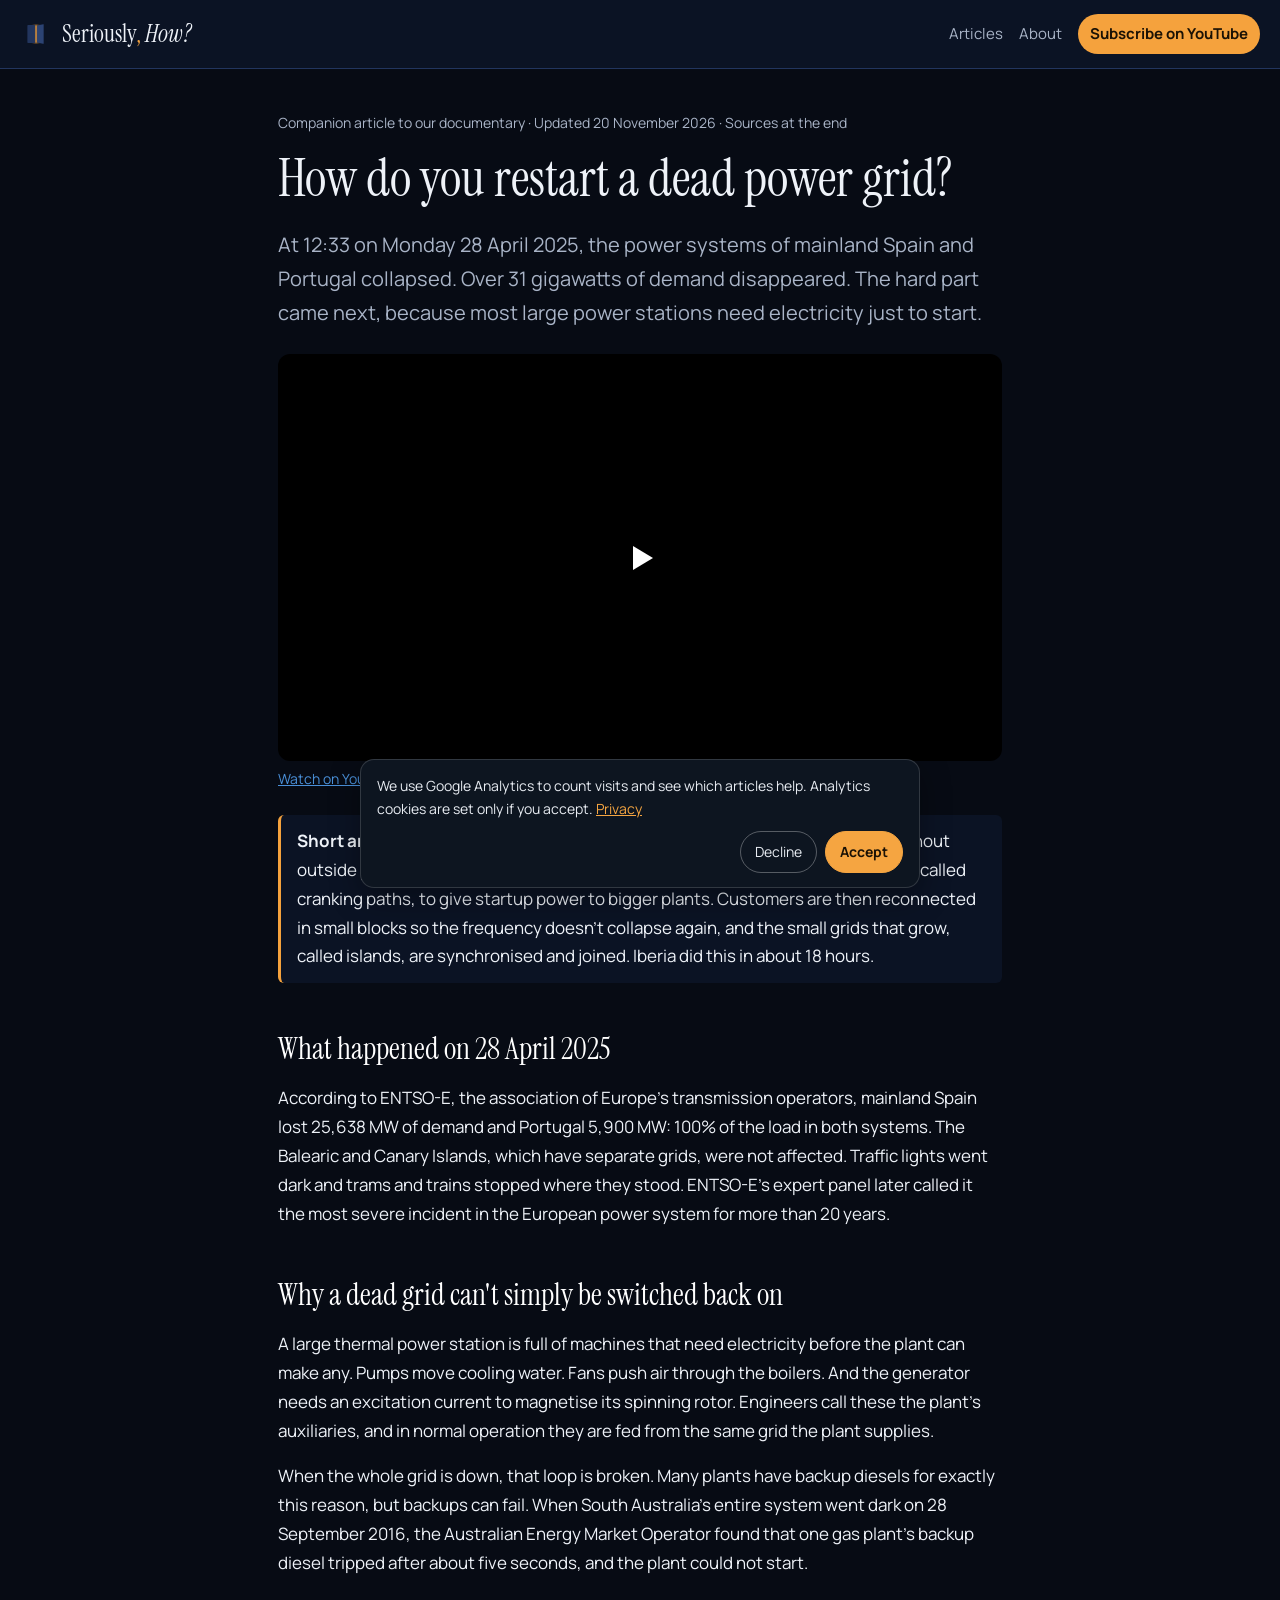
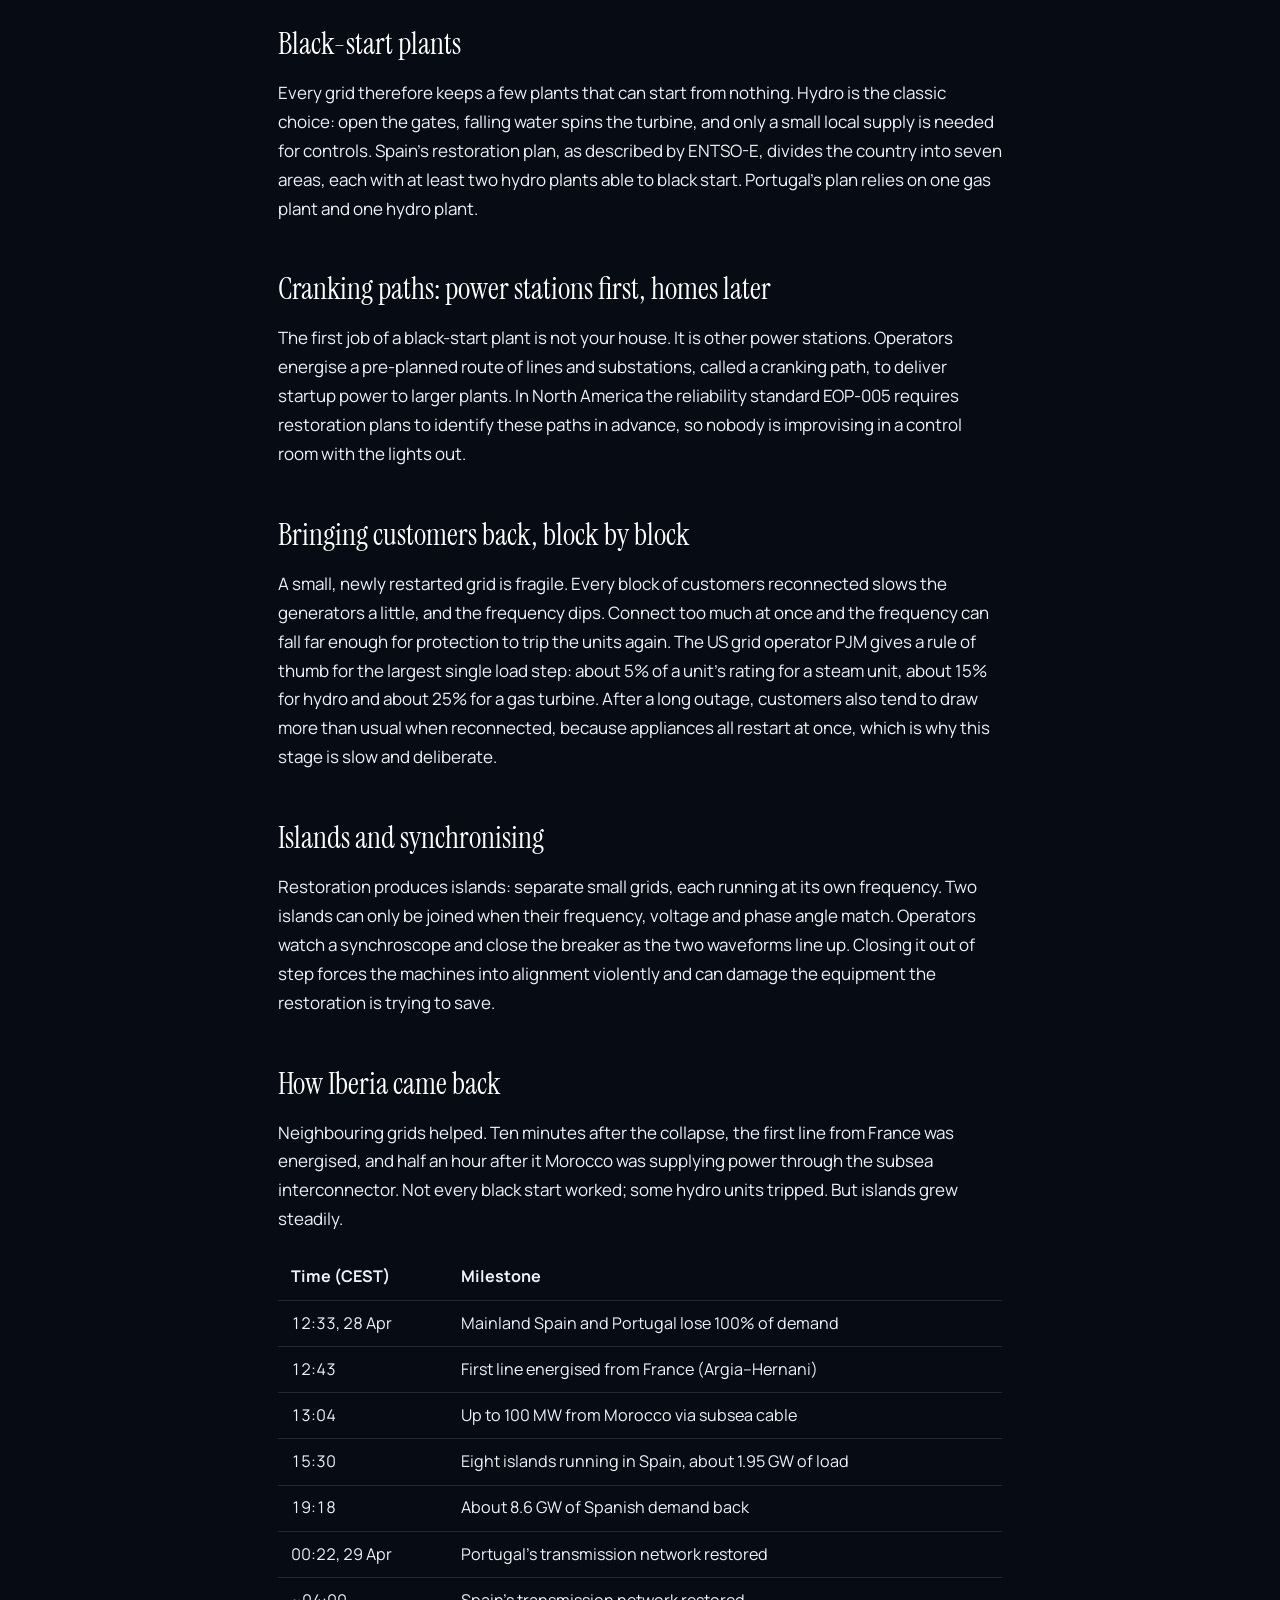
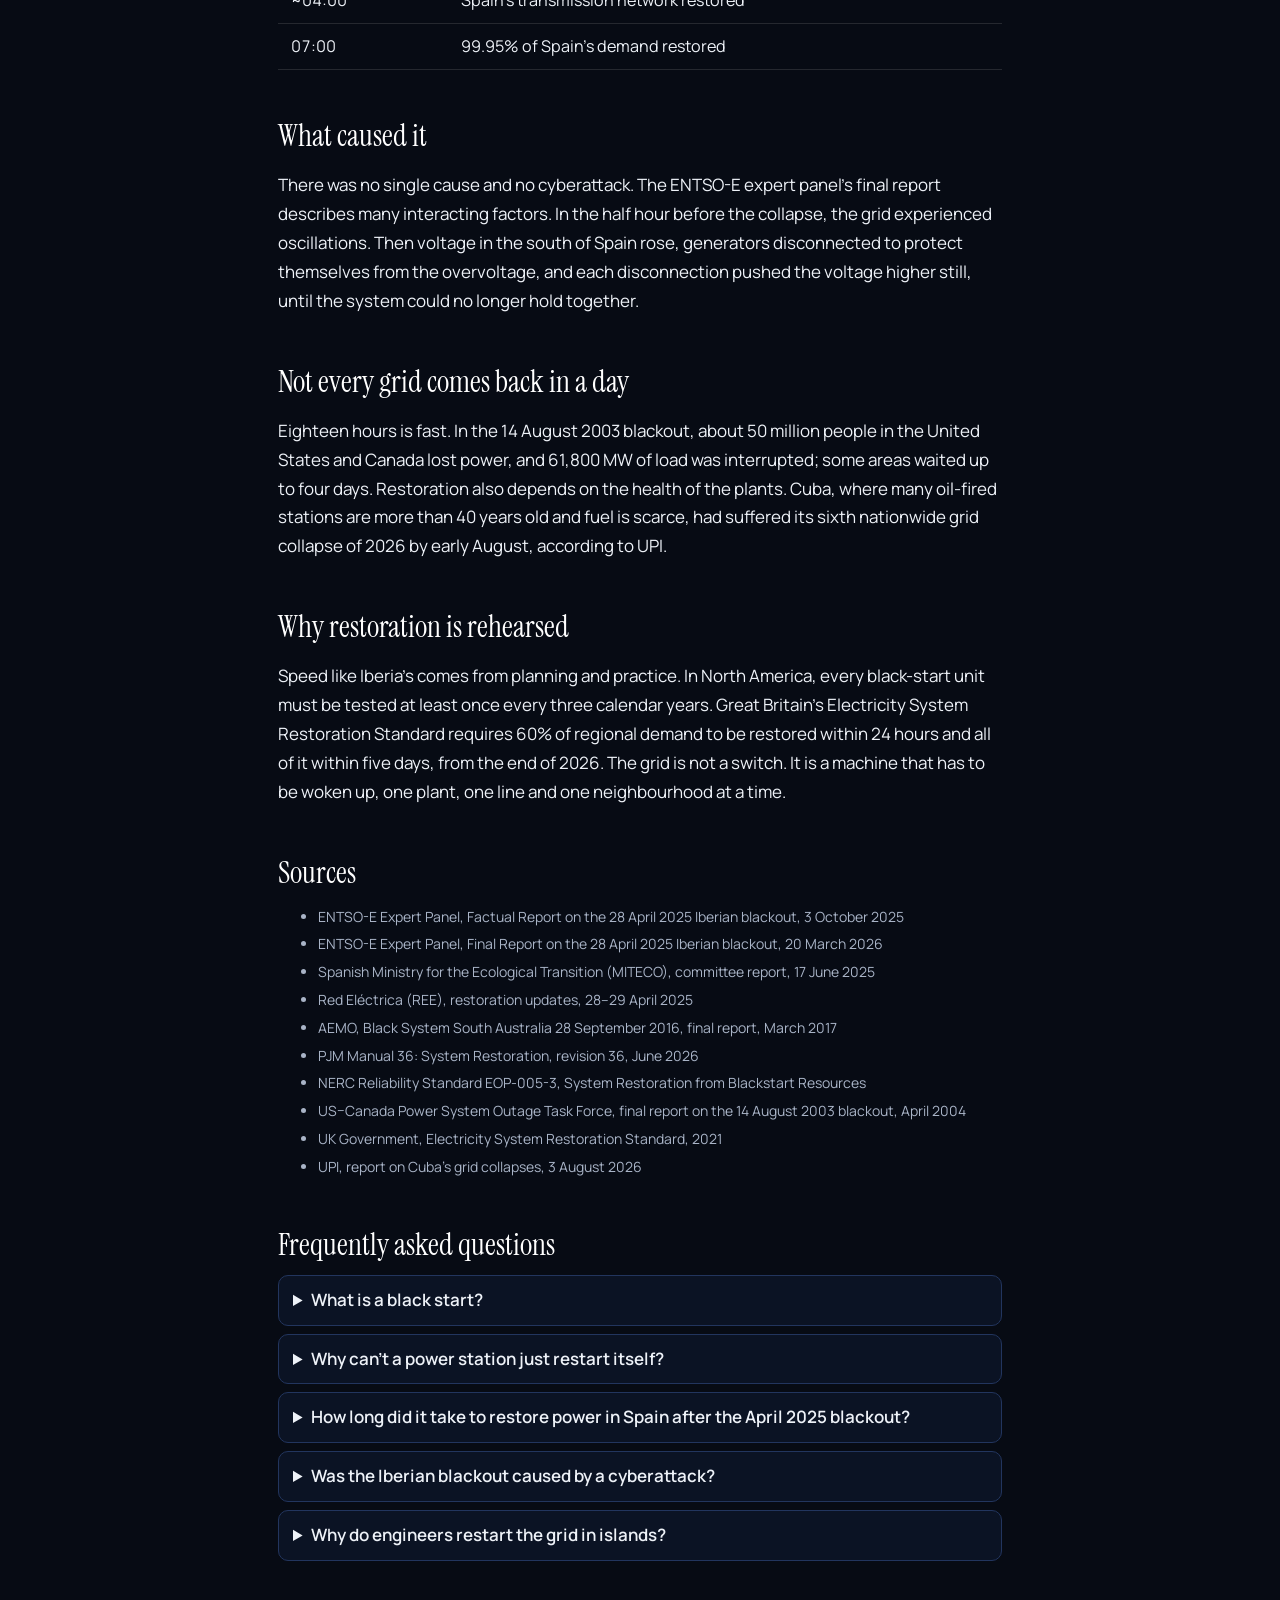
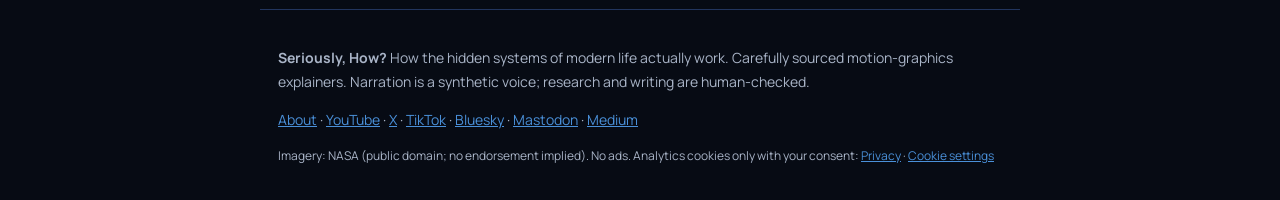
<file: restart-a-dead-power-grid/index.html>
<!doctype html>
<html lang="en">
<head>
<meta charset="utf-8">
<meta name="viewport" content="width=device-width, initial-scale=1">
<title>How do you restart a dead power grid? Black start, explained with Spain&#x27;s 2025 blackout | Seriously, How?</title>

<meta name="description" content="Most power stations need electricity to start. Here is how grid operators restart a country after a total blackout: black-start plants, cranking paths, load steps and islands, with the 28 April 2025 Iberian blackout as the case study.">
<link rel="canonical" href="https://seriouslyhowtv.github.io/restart-a-dead-power-grid/">
<meta property="og:type" content="article">
<meta property="og:site_name" content="Seriously, How?">
<meta property="og:title" content="How do you restart a dead power grid? Black start, explained with Spain&#x27;s 2025 blackout">
<meta property="og:description" content="Most power stations need electricity to start. Here is how grid operators restart a country after a total blackout: black-start plants, cranking paths, load steps and islands, with the 28 April 2025 Iberian blackout as the case study.">
<meta property="og:url" content="https://seriouslyhowtv.github.io/restart-a-dead-power-grid/">
<meta property="og:image" content="https://seriouslyhowtv.github.io/static/og-blackstart.jpg">
<meta name="twitter:card" content="summary_large_image">
<link rel="icon" href="/static/favicon.png">
<link rel="preconnect" href="https://fonts.googleapis.com"><link rel="preconnect" href="https://fonts.gstatic.com" crossorigin>
<link href="https://fonts.googleapis.com/css2?family=Instrument+Serif:ital@0;1&family=Manrope:wght@400;600;700&display=swap" rel="stylesheet">
<link rel="stylesheet" href="/static/style.css?v=108604fa">
<script type="application/ld+json">{"@context": "https://schema.org", "@graph": [{"@type": "Article", "headline": "How do you restart a dead power grid? Black start, explained with Spain's 2025 blackout", "description": "Most power stations need electricity to start. Here is how grid operators restart a country after a total blackout: black-start plants, cranking paths, load steps and islands, with the 28 April 2025 Iberian blackout as the case study.", "datePublished": "2026-11-20", "dateModified": "2026-11-20", "author": {"@type": "Organization", "@id": "https://seriouslyhowtv.github.io/#organization", "name": "Seriously, How?", "url": "https://seriouslyhowtv.github.io/"}, "publisher": {"@type": "Organization", "@id": "https://seriouslyhowtv.github.io/#organization", "name": "Seriously, How?", "logo": {"@type": "ImageObject", "url": "https://seriouslyhowtv.github.io/static/avatar.png"}}, "image": "https://seriouslyhowtv.github.io/static/og-blackstart.jpg", "mainEntityOfPage": "https://seriouslyhowtv.github.io/restart-a-dead-power-grid/"}, {"@type": "VideoObject", "name": "How Do You Restart a Dead Power Grid? Spain's 2025 Blackout", "description": "How grid operators restart a country after a total blackout: black-start plants, cranking paths, load steps and islands, with the 28 April 2025 Iberian blackout.", "thumbnailUrl": ["https://i.ytimg.com/vi/2I3fvMVswFk/maxresdefault.jpg"], "uploadDate": "2026-11-20T15:00:00Z", "duration": "PT3M11S", "embedUrl": "https://www.youtube.com/embed/2I3fvMVswFk", "url": "https://www.youtube.com/watch?v=2I3fvMVswFk"}, {"@type": "FAQPage", "mainEntity": [{"@type": "Question", "name": "What is a black start?", "acceptedAnswer": {"@type": "Answer", "text": "A black start is restarting a power system after a total or partial shutdown without help from the external grid. It begins with special power stations, often hydro plants, that can start using only their own resources."}}, {"@type": "Question", "name": "Why can't a power station just restart itself?", "acceptedAnswer": {"@type": "Answer", "text": "Large thermal plants need electricity before they can generate any: pumps for cooling water, fans for the boilers, and the excitation current that magnetises the generator's rotor. These auxiliaries are normally fed from the grid."}}, {"@type": "Question", "name": "How long did it take to restore power in Spain after the April 2025 blackout?", "acceptedAnswer": {"@type": "Answer", "text": "About 18 hours. The collapse happened at 12:33 on Monday 28 April 2025, and 99.95% of Spain's demand had been restored by 07:00 the next morning. Portugal's transmission network was restored by 00:22."}}, {"@type": "Question", "name": "Was the Iberian blackout caused by a cyberattack?", "acceptedAnswer": {"@type": "Answer", "text": "No. The Spanish government's committee found no evidence of a cyberattack, and the ENTSO-E expert panel described many interacting factors, including voltage control problems, oscillations and a cascade of generators disconnecting under overvoltage."}}, {"@type": "Question", "name": "Why do engineers restart the grid in islands?", "acceptedAnswer": {"@type": "Answer", "text": "Small separate grids are easier to keep stable. Each island balances its own generation and load, and islands are joined only when their frequency, voltage and phase angle match, because connecting them out of step can damage equipment."}}]}]}</script>
<script>
window.dataLayer=window.dataLayer||[];function gtag(){dataLayer.push(arguments);}
gtag('consent','default',{ad_storage:'denied',ad_user_data:'denied',ad_personalization:'denied',analytics_storage:'denied',wait_for_update:500});
try{if(localStorage.getItem('sh_consent')==='granted'){gtag('consent','update',{analytics_storage:'granted'});}}catch(e){}
gtag('js',new Date());gtag('config','G-7S8MNK1HT8');
</script>
<script async src="https://www.googletagmanager.com/gtag/js?id=G-7S8MNK1HT8"></script>
</head>
<body>
<header class="top"><a class="brand" href="/"><img src="/static/avatar.png" alt="" width="32" height="32"><span>Seriously<span class="comma">,</span> <em>How?</em></span></a>
<nav><a href="/#articles">Articles</a><a href="/about/">About</a><a href="https://www.youtube.com/@SeriouslyHowTV?sub_confirmation=1" class="sub">Subscribe on YouTube</a></nav></header>
<main>
<p class="meta">Companion article to our documentary · Updated 20 November 2026 · Sources at the end</p>
<h1>How do you restart a dead power grid?</h1>
<p class="lede">At 12:33 on Monday 28 April 2025, the power systems of mainland Spain and Portugal collapsed. Over 31 gigawatts of demand disappeared. The hard part came next, because most large power stations need electricity just to start.</p>
<figure class="video"><button class="yt" data-id="2I3fvMVswFk" data-title="How Do You Restart a Dead Power Grid? Spain&#x27;s 2025 Blackout" style="background-image:url(https://i.ytimg.com/vi/2I3fvMVswFk/maxresdefault.jpg)" aria-label="Play: How Do You Restart a Dead Power Grid? Spain&#x27;s 2025 Blackout"><span class="play"></span></button><figcaption><a href="https://www.youtube.com/watch?v=2I3fvMVswFk">Watch on YouTube: How Do You Restart a Dead Power Grid? Spain&#x27;s 2025 Blackout</a></figcaption></figure>

<div class="callout"><strong>Short answer:</strong> operators start a few special "black-start" plants that can run without outside power, usually hydro. Those plants energise pre-planned routes of lines, called cranking paths, to give startup power to bigger plants. Customers are then reconnected in small blocks so the frequency doesn't collapse again, and the small grids that grow, called islands, are synchronised and joined. Iberia did this in about 18 hours.</div>

<h2>What happened on 28 April 2025</h2>
<p>According to ENTSO-E, the association of Europe's transmission operators, mainland Spain lost 25,638 MW of demand and Portugal 5,900 MW: 100% of the load in both systems. The Balearic and Canary Islands, which have separate grids, were not affected. Traffic lights went dark and trams and trains stopped where they stood. ENTSO-E's expert panel later called it the most severe incident in the European power system for more than 20 years.</p>

<h2>Why a dead grid can't simply be switched back on</h2>
<p>A large thermal power station is full of machines that need electricity before the plant can make any. Pumps move cooling water. Fans push air through the boilers. And the generator needs an excitation current to magnetise its spinning rotor. Engineers call these the plant's auxiliaries, and in normal operation they are fed from the same grid the plant supplies.</p>
<p>When the whole grid is down, that loop is broken. Many plants have backup diesels for exactly this reason, but backups can fail. When South Australia's entire system went dark on 28 September 2016, the Australian Energy Market Operator found that one gas plant's backup diesel tripped after about five seconds, and the plant could not start.</p>

<h2>Black-start plants</h2>
<p>Every grid therefore keeps a few plants that can start from nothing. Hydro is the classic choice: open the gates, falling water spins the turbine, and only a small local supply is needed for controls. Spain's restoration plan, as described by ENTSO-E, divides the country into seven areas, each with at least two hydro plants able to black start. Portugal's plan relies on one gas plant and one hydro plant.</p>

<h2>Cranking paths: power stations first, homes later</h2>
<p>The first job of a black-start plant is not your house. It is other power stations. Operators energise a pre-planned route of lines and substations, called a cranking path, to deliver startup power to larger plants. In North America the reliability standard EOP-005 requires restoration plans to identify these paths in advance, so nobody is improvising in a control room with the lights out.</p>

<h2>Bringing customers back, block by block</h2>
<p>A small, newly restarted grid is fragile. Every block of customers reconnected slows the generators a little, and the frequency dips. Connect too much at once and the frequency can fall far enough for protection to trip the units again. The US grid operator PJM gives a rule of thumb for the largest single load step: about 5% of a unit's rating for a steam unit, about 15% for hydro and about 25% for a gas turbine. After a long outage, customers also tend to draw more than usual when reconnected, because appliances all restart at once, which is why this stage is slow and deliberate.</p>

<h2>Islands and synchronising</h2>
<p>Restoration produces islands: separate small grids, each running at its own frequency. Two islands can only be joined when their frequency, voltage and phase angle match. Operators watch a synchroscope and close the breaker as the two waveforms line up. Closing it out of step forces the machines into alignment violently and can damage the equipment the restoration is trying to save.</p>

<h2>How Iberia came back</h2>
<p>Neighbouring grids helped. Ten minutes after the collapse, the first line from France was energised, and half an hour after it Morocco was supplying power through the subsea interconnector. Not every black start worked; some hydro units tripped. But islands grew steadily.</p>
<div class="table-wrap"><table>
<thead><tr><th>Time (CEST)</th><th>Milestone</th></tr></thead>
<tbody>
<tr><td>12:33, 28 Apr</td><td>Mainland Spain and Portugal lose 100% of demand</td></tr>
<tr><td>12:43</td><td>First line energised from France (Argia–Hernani)</td></tr>
<tr><td>13:04</td><td>Up to 100 MW from Morocco via subsea cable</td></tr>
<tr><td>15:30</td><td>Eight islands running in Spain, about 1.95 GW of load</td></tr>
<tr><td>19:18</td><td>About 8.6 GW of Spanish demand back</td></tr>
<tr><td>00:22, 29 Apr</td><td>Portugal's transmission network restored</td></tr>
<tr><td>~04:00</td><td>Spain's transmission network restored</td></tr>
<tr><td>07:00</td><td>99.95% of Spain's demand restored</td></tr>
</tbody></table></div>

<h2>What caused it</h2>
<p>There was no single cause and no cyberattack. The ENTSO-E expert panel's final report describes many interacting factors. In the half hour before the collapse, the grid experienced oscillations. Then voltage in the south of Spain rose, generators disconnected to protect themselves from the overvoltage, and each disconnection pushed the voltage higher still, until the system could no longer hold together.</p>

<h2>Not every grid comes back in a day</h2>
<p>Eighteen hours is fast. In the 14 August 2003 blackout, about 50 million people in the United States and Canada lost power, and 61,800 MW of load was interrupted; some areas waited up to four days. Restoration also depends on the health of the plants. Cuba, where many oil-fired stations are more than 40 years old and fuel is scarce, had suffered its sixth nationwide grid collapse of 2026 by early August, according to UPI.</p>

<h2>Why restoration is rehearsed</h2>
<p>Speed like Iberia's comes from planning and practice. In North America, every black-start unit must be tested at least once every three calendar years. Great Britain's Electricity System Restoration Standard requires 60% of regional demand to be restored within 24 hours and all of it within five days, from the end of 2026. The grid is not a switch. It is a machine that has to be woken up, one plant, one line and one neighbourhood at a time.</p>

<h2>Sources</h2>
<ul class="sources">
<li>ENTSO-E Expert Panel, Factual Report on the 28 April 2025 Iberian blackout, 3 October 2025</li>
<li>ENTSO-E Expert Panel, Final Report on the 28 April 2025 Iberian blackout, 20 March 2026</li>
<li>Spanish Ministry for the Ecological Transition (MITECO), committee report, 17 June 2025</li>
<li>Red Eléctrica (REE), restoration updates, 28–29 April 2025</li>
<li>AEMO, Black System South Australia 28 September 2016, final report, March 2017</li>
<li>PJM Manual 36: System Restoration, revision 36, June 2026</li>
<li>NERC Reliability Standard EOP-005-3, System Restoration from Blackstart Resources</li>
<li>US–Canada Power System Outage Task Force, final report on the 14 August 2003 blackout, April 2004</li>
<li>UK Government, Electricity System Restoration Standard, 2021</li>
<li>UPI, report on Cuba's grid collapses, 3 August 2026</li>
</ul>
<section class="faq"><h2>Frequently asked questions</h2><details><summary>What is a black start?</summary><p>A black start is restarting a power system after a total or partial shutdown without help from the external grid. It begins with special power stations, often hydro plants, that can start using only their own resources.</p></details><details><summary>Why can&#x27;t a power station just restart itself?</summary><p>Large thermal plants need electricity before they can generate any: pumps for cooling water, fans for the boilers, and the excitation current that magnetises the generator&#x27;s rotor. These auxiliaries are normally fed from the grid.</p></details><details><summary>How long did it take to restore power in Spain after the April 2025 blackout?</summary><p>About 18 hours. The collapse happened at 12:33 on Monday 28 April 2025, and 99.95% of Spain&#x27;s demand had been restored by 07:00 the next morning. Portugal&#x27;s transmission network was restored by 00:22.</p></details><details><summary>Was the Iberian blackout caused by a cyberattack?</summary><p>No. The Spanish government&#x27;s committee found no evidence of a cyberattack, and the ENTSO-E expert panel described many interacting factors, including voltage control problems, oscillations and a cascade of generators disconnecting under overvoltage.</p></details><details><summary>Why do engineers restart the grid in islands?</summary><p>Small separate grids are easier to keep stable. Each island balances its own generation and load, and islands are joined only when their frequency, voltage and phase angle match, because connecting them out of step can damage equipment.</p></details></section></main>
<footer>
<p><strong>Seriously, How?</strong> How the hidden systems of modern life actually work. Carefully sourced motion-graphics explainers. Narration is a synthetic voice; research and writing are human-checked.</p>
<p><a href="/about/">About</a> · <a href="https://www.youtube.com/@SeriouslyHowTV">YouTube</a> · <a href="https://x.com/SeriouslyHowTV">X</a> · <a href="https://www.tiktok.com/@seriouslyhowtv">TikTok</a> · <a href="https://bsky.app/profile/seriouslyhowtv.bsky.social">Bluesky</a> · <a rel="me" href="https://mastodon.social/@SeriouslyHowTV">Mastodon</a> · <a href="https://medium.com/@seriouslyhowtv">Medium</a></p>
<p class="small">Imagery: NASA (public domain; no endorsement implied). No ads. Analytics cookies only with your consent: <a href="/privacy/">Privacy</a> · <a href="#" id="cookie-settings">Cookie settings</a></p>
</footer>
<script>
document.querySelectorAll('.yt').forEach(function(el){el.addEventListener('click',function(){
  var f=document.createElement('iframe');f.src='https://www.youtube-nocookie.com/embed/'+el.dataset.id+'?autoplay=1&rel=0';
  f.title=el.dataset.title;f.allow='autoplay; encrypted-media; picture-in-picture';f.allowFullscreen=true;el.replaceWith(f);});});
</script>
<div id="consent" class="consent" role="dialog" aria-label="Cookie consent" hidden>
<p>We use Google Analytics to count visits and see which articles help. Analytics cookies are set only if you accept. <a href="/privacy/">Privacy</a></p>
<div class="consent-actions"><button type="button" data-c="denied">Decline</button><button type="button" data-c="granted" class="primary">Accept</button></div>
</div>
<script>
(function(){var b=document.getElementById('consent');var v=null;try{v=localStorage.getItem('sh_consent');}catch(e){}
if(!v){b.hidden=false;}
b.querySelectorAll('button').forEach(function(x){x.addEventListener('click',function(){var c=x.dataset.c;try{localStorage.setItem('sh_consent',c);}catch(e){}
gtag('consent','update',{analytics_storage:c});
if(c==='granted'&&v!=='granted'){gtag('event','page_view',{page_location:location.href,page_title:document.title});}
v=c;b.hidden=true;});});
var s=document.getElementById('cookie-settings');if(s){s.addEventListener('click',function(e){e.preventDefault();b.hidden=false;});}})();
</script>
</body>
</html>
</file>
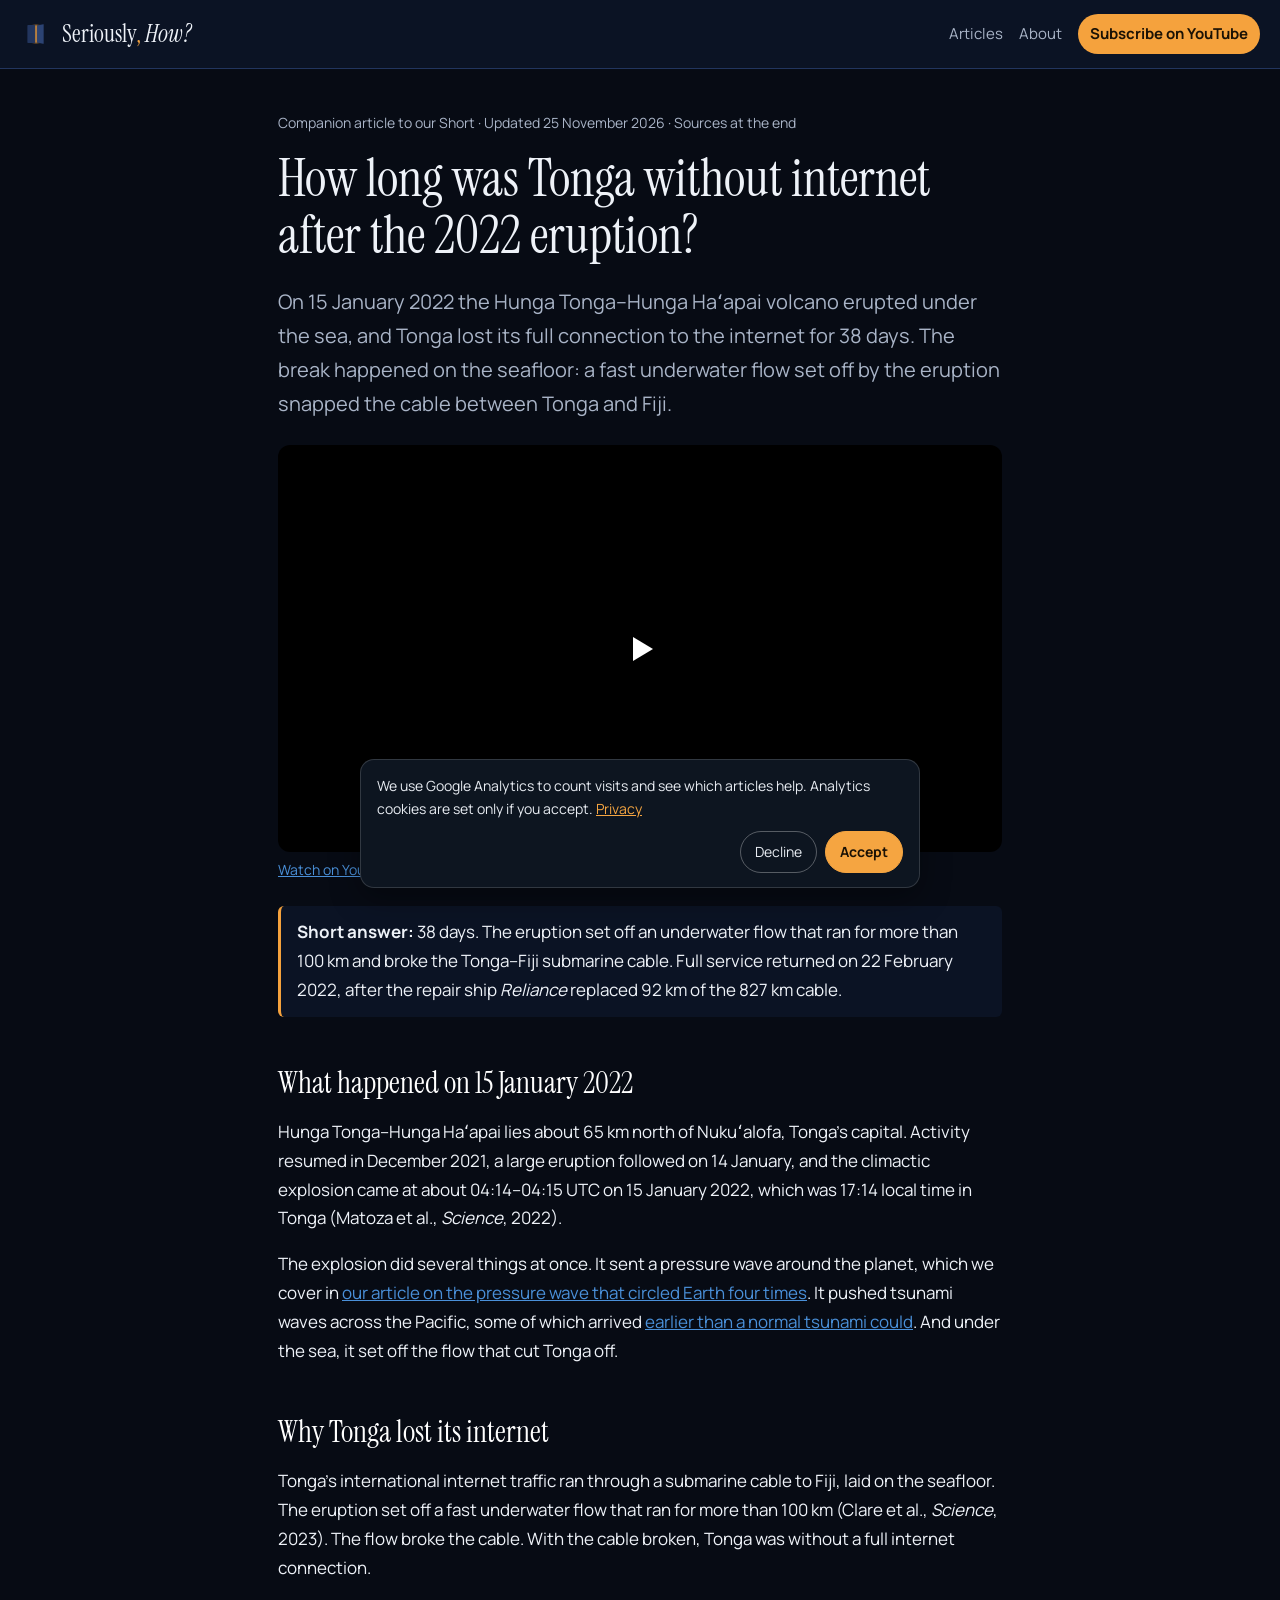
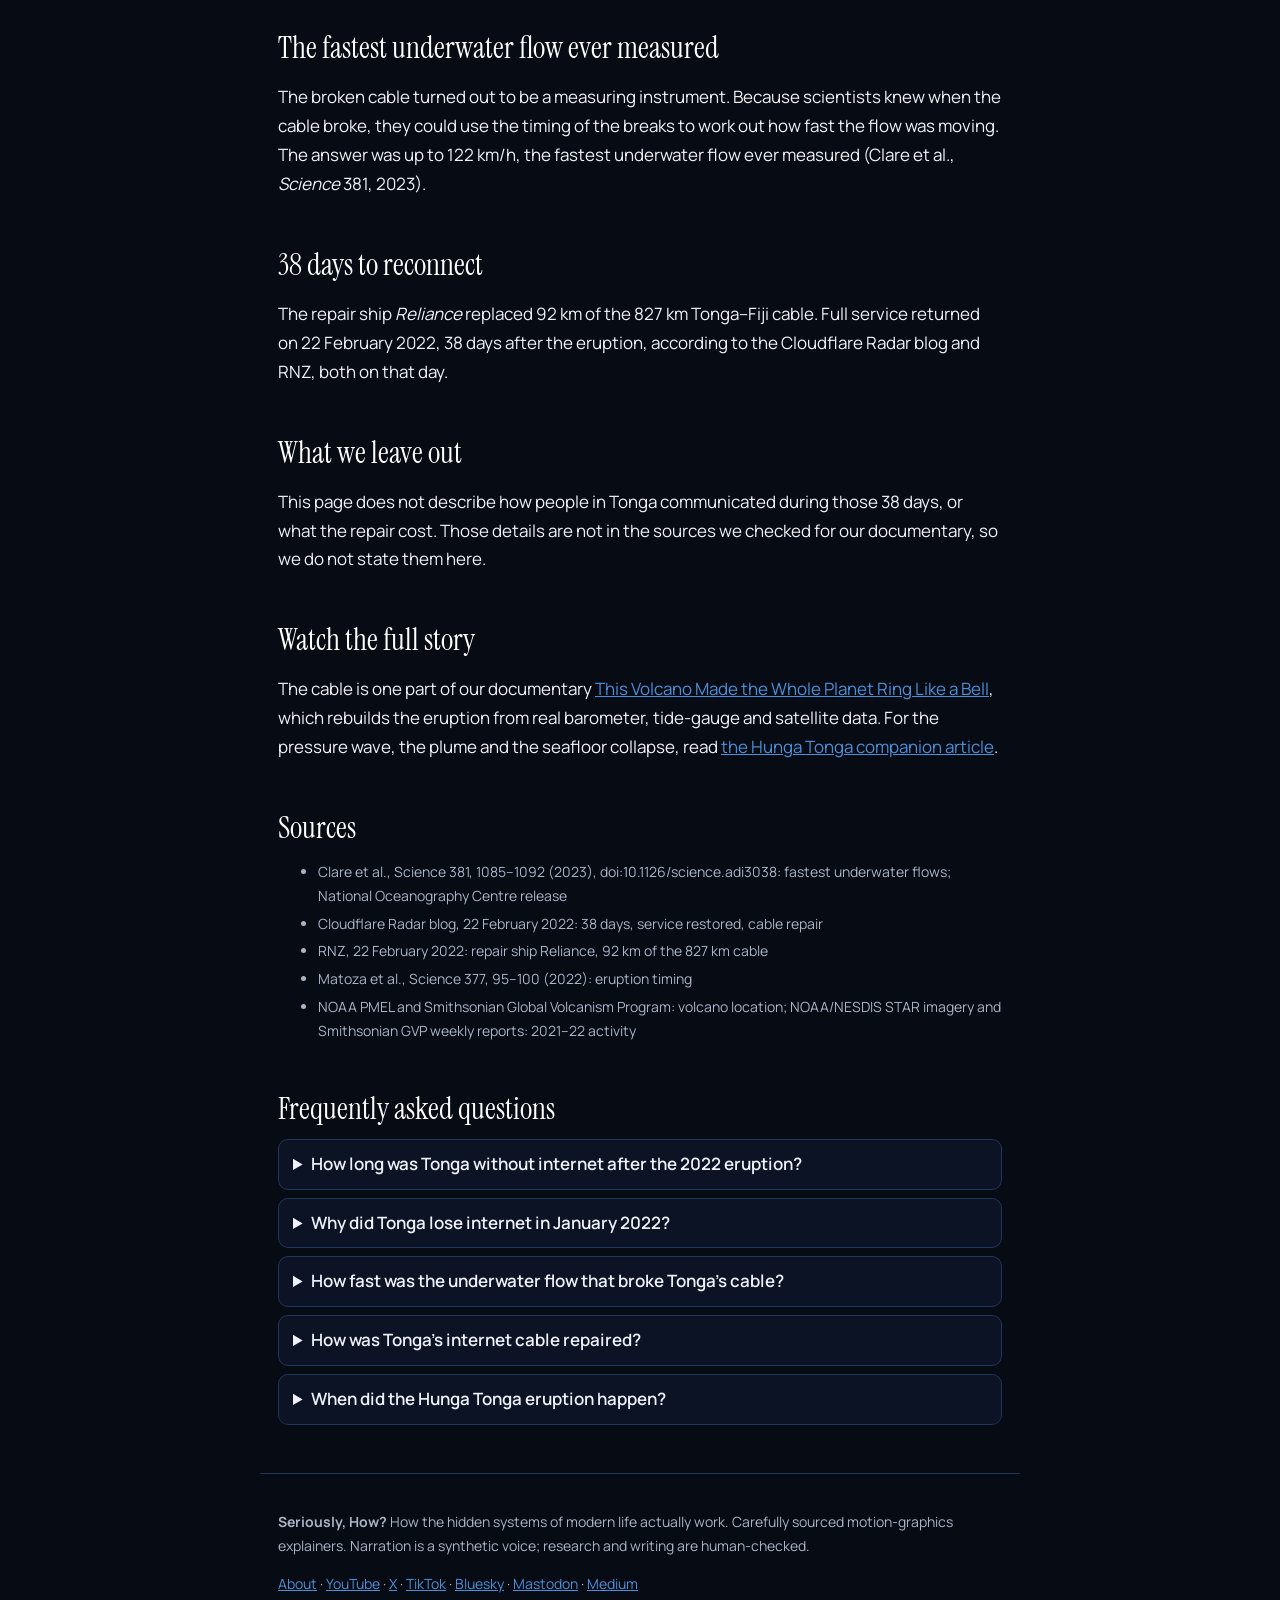
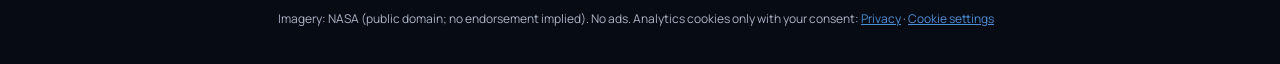
<file: tonga-internet-cable-cut-2022/index.html>
<!doctype html>
<html lang="en">
<head>
<meta charset="utf-8">
<meta name="viewport" content="width=device-width, initial-scale=1">
<title>How long was Tonga without internet? The 2022 eruption that broke the cable | Seriously, How?</title>

<meta name="description" content="After the Hunga Tonga eruption on 15 January 2022, Tonga was without a full internet connection for 38 days. Why the Tonga–Fiji submarine cable broke, how fast the underwater flow was, and how the cable was repaired.">
<link rel="canonical" href="https://seriouslyhowtv.github.io/tonga-internet-cable-cut-2022/">
<meta property="og:type" content="article">
<meta property="og:site_name" content="Seriously, How?">
<meta property="og:title" content="How long was Tonga without internet? The 2022 eruption that broke the cable">
<meta property="og:description" content="After the Hunga Tonga eruption on 15 January 2022, Tonga was without a full internet connection for 38 days. Why the Tonga–Fiji submarine cable broke, how fast the underwater flow was, and how the cable was repaired.">
<meta property="og:url" content="https://seriouslyhowtv.github.io/tonga-internet-cable-cut-2022/">
<meta property="og:image" content="https://seriouslyhowtv.github.io/static/og-hunga.jpg">
<meta name="twitter:card" content="summary_large_image">
<link rel="icon" href="/static/favicon.png">
<link rel="preconnect" href="https://fonts.googleapis.com"><link rel="preconnect" href="https://fonts.gstatic.com" crossorigin>
<link href="https://fonts.googleapis.com/css2?family=Instrument+Serif:ital@0;1&family=Manrope:wght@400;600;700&display=swap" rel="stylesheet">
<link rel="stylesheet" href="/static/style.css?v=108604fa">
<script type="application/ld+json">{"@context": "https://schema.org", "@graph": [{"@type": "Article", "headline": "How long was Tonga without internet? The 2022 eruption that broke the cable", "description": "After the Hunga Tonga eruption on 15 January 2022, Tonga was without a full internet connection for 38 days. Why the Tonga–Fiji submarine cable broke, how fast the underwater flow was, and how the cable was repaired.", "datePublished": "2026-11-25", "dateModified": "2026-11-25", "author": {"@type": "Organization", "@id": "https://seriouslyhowtv.github.io/#organization", "name": "Seriously, How?", "url": "https://seriouslyhowtv.github.io/"}, "publisher": {"@type": "Organization", "@id": "https://seriouslyhowtv.github.io/#organization", "name": "Seriously, How?", "logo": {"@type": "ImageObject", "url": "https://seriouslyhowtv.github.io/static/avatar.png"}}, "image": "https://seriouslyhowtv.github.io/static/og-hunga.jpg", "mainEntityOfPage": "https://seriouslyhowtv.github.io/tonga-internet-cable-cut-2022/"}, {"@type": "VideoObject", "name": "This Eruption Cut Tonga Off the Internet", "description": "An underwater avalanche cut Tonga's only international cable: 38 days without a full internet connection.", "thumbnailUrl": ["https://i.ytimg.com/vi/1gb4xCzdbtQ/hqdefault.jpg"], "uploadDate": "2026-11-23T15:00:00Z", "duration": "PT33S", "embedUrl": "https://www.youtube.com/embed/1gb4xCzdbtQ", "url": "https://www.youtube.com/watch?v=1gb4xCzdbtQ"}, {"@type": "FAQPage", "mainEntity": [{"@type": "Question", "name": "How long was Tonga without internet after the 2022 eruption?", "acceptedAnswer": {"@type": "Answer", "text": "38 days. Tonga lost its full internet connection after the eruption on 15 January 2022, and full service returned on 22 February 2022, according to Cloudflare Radar."}}, {"@type": "Question", "name": "Why did Tonga lose internet in January 2022?", "acceptedAnswer": {"@type": "Answer", "text": "The Hunga Tonga–Hunga Haʻapai eruption set off a fast underwater flow that ran for more than 100 km along the seafloor and broke the submarine cable linking Tonga to Fiji (Clare et al., Science, 2023)."}}, {"@type": "Question", "name": "How fast was the underwater flow that broke Tonga's cable?", "acceptedAnswer": {"@type": "Answer", "text": "Up to 122 km/h, the fastest underwater flow ever measured. Scientists worked out the speed from the timing of the cable breaks (Clare et al., Science, 2023)."}}, {"@type": "Question", "name": "How was Tonga's internet cable repaired?", "acceptedAnswer": {"@type": "Answer", "text": "The repair ship Reliance replaced 92 km of the 827 km Tonga–Fiji cable. Full service returned on 22 February 2022 (Cloudflare Radar blog and RNZ, 22 February 2022)."}}, {"@type": "Question", "name": "When did the Hunga Tonga eruption happen?", "acceptedAnswer": {"@type": "Answer", "text": "The climactic explosion came at about 04:14–04:15 UTC on 15 January 2022, which was 17:14 local time in Tonga. The volcano lies about 65 km north of Nukuʻalofa, Tonga's capital."}}]}]}</script>
<script>
window.dataLayer=window.dataLayer||[];function gtag(){dataLayer.push(arguments);}
gtag('consent','default',{ad_storage:'denied',ad_user_data:'denied',ad_personalization:'denied',analytics_storage:'denied',wait_for_update:500});
try{if(localStorage.getItem('sh_consent')==='granted'){gtag('consent','update',{analytics_storage:'granted'});}}catch(e){}
gtag('js',new Date());gtag('config','G-7S8MNK1HT8');
</script>
<script async src="https://www.googletagmanager.com/gtag/js?id=G-7S8MNK1HT8"></script>
</head>
<body>
<header class="top"><a class="brand" href="/"><img src="/static/avatar.png" alt="" width="32" height="32"><span>Seriously<span class="comma">,</span> <em>How?</em></span></a>
<nav><a href="/#articles">Articles</a><a href="/about/">About</a><a href="https://www.youtube.com/@SeriouslyHowTV?sub_confirmation=1" class="sub">Subscribe on YouTube</a></nav></header>
<main>
<p class="meta">Companion article to our Short · Updated 25 November 2026 · Sources at the end</p>
<h1>How long was Tonga without internet after the 2022 eruption?</h1>
<p class="lede">On 15 January 2022 the Hunga Tonga–Hunga Haʻapai volcano erupted under the sea, and Tonga lost its full connection to the internet for 38 days. The break happened on the seafloor: a fast underwater flow set off by the eruption snapped the cable between Tonga and Fiji.</p>
<figure class="video"><button class="yt" data-id="1gb4xCzdbtQ" data-title="This Eruption Cut Tonga Off the Internet" style="background-image:url(https://i.ytimg.com/vi/1gb4xCzdbtQ/hqdefault.jpg)" aria-label="Play: This Eruption Cut Tonga Off the Internet"><span class="play"></span></button><figcaption><a href="https://www.youtube.com/watch?v=1gb4xCzdbtQ">Watch on YouTube: This Eruption Cut Tonga Off the Internet</a></figcaption></figure>

<div class="callout"><strong>Short answer:</strong> 38 days. The eruption set off an underwater flow that ran for more than 100 km and broke the Tonga–Fiji submarine cable. Full service returned on 22 February 2022, after the repair ship <em>Reliance</em> replaced 92 km of the 827 km cable.</div>

<h2>What happened on 15 January 2022</h2>
<p>Hunga Tonga–Hunga Haʻapai lies about 65 km north of Nukuʻalofa, Tonga's capital. Activity resumed in December 2021, a large eruption followed on 14 January, and the climactic explosion came at about 04:14–04:15 UTC on 15 January 2022, which was 17:14 local time in Tonga (Matoza et al., <em>Science</em>, 2022).</p>
<p>The explosion did several things at once. It sent a pressure wave around the planet, which we cover in <a href="/hunga-tonga-eruption-pressure-wave/">our article on the pressure wave that circled Earth four times</a>. It pushed tsunami waves across the Pacific, some of which arrived <a href="/tonga-tsunami-arrived-early-meteotsunami/">earlier than a normal tsunami could</a>. And under the sea, it set off the flow that cut Tonga off.</p>

<h2>Why Tonga lost its internet</h2>
<p>Tonga's international internet traffic ran through a submarine cable to Fiji, laid on the seafloor. The eruption set off a fast underwater flow that ran for more than 100 km (Clare et al., <em>Science</em>, 2023). The flow broke the cable. With the cable broken, Tonga was without a full internet connection.</p>

<h2>The fastest underwater flow ever measured</h2>
<p>The broken cable turned out to be a measuring instrument. Because scientists knew when the cable broke, they could use the timing of the breaks to work out how fast the flow was moving. The answer was up to 122 km/h, the fastest underwater flow ever measured (Clare et al., <em>Science</em> 381, 2023).</p>

<h2>38 days to reconnect</h2>
<p>The repair ship <em>Reliance</em> replaced 92 km of the 827 km Tonga–Fiji cable. Full service returned on 22 February 2022, 38 days after the eruption, according to the Cloudflare Radar blog and RNZ, both on that day.</p>

<h2>What we leave out</h2>
<p>This page does not describe how people in Tonga communicated during those 38 days, or what the repair cost. Those details are not in the sources we checked for our documentary, so we do not state them here.</p>

<h2>Watch the full story</h2>
<p>The cable is one part of our documentary <a href="https://www.youtube.com/watch?v=ZW3n-2zZm_c">This Volcano Made the Whole Planet Ring Like a Bell</a>, which rebuilds the eruption from real barometer, tide-gauge and satellite data. For the pressure wave, the plume and the seafloor collapse, read <a href="/hunga-tonga-eruption-pressure-wave/">the Hunga Tonga companion article</a>.</p>

<h2>Sources</h2>
<ul class="sources">
<li>Clare et al., Science 381, 1085–1092 (2023), doi:10.1126/science.adi3038: fastest underwater flows; National Oceanography Centre release</li>
<li>Cloudflare Radar blog, 22 February 2022: 38 days, service restored, cable repair</li>
<li>RNZ, 22 February 2022: repair ship Reliance, 92 km of the 827 km cable</li>
<li>Matoza et al., Science 377, 95–100 (2022): eruption timing</li>
<li>NOAA PMEL and Smithsonian Global Volcanism Program: volcano location; NOAA/NESDIS STAR imagery and Smithsonian GVP weekly reports: 2021–22 activity</li>
</ul>
<section class="faq"><h2>Frequently asked questions</h2><details><summary>How long was Tonga without internet after the 2022 eruption?</summary><p>38 days. Tonga lost its full internet connection after the eruption on 15 January 2022, and full service returned on 22 February 2022, according to Cloudflare Radar.</p></details><details><summary>Why did Tonga lose internet in January 2022?</summary><p>The Hunga Tonga–Hunga Haʻapai eruption set off a fast underwater flow that ran for more than 100 km along the seafloor and broke the submarine cable linking Tonga to Fiji (Clare et al., Science, 2023).</p></details><details><summary>How fast was the underwater flow that broke Tonga&#x27;s cable?</summary><p>Up to 122 km/h, the fastest underwater flow ever measured. Scientists worked out the speed from the timing of the cable breaks (Clare et al., Science, 2023).</p></details><details><summary>How was Tonga&#x27;s internet cable repaired?</summary><p>The repair ship Reliance replaced 92 km of the 827 km Tonga–Fiji cable. Full service returned on 22 February 2022 (Cloudflare Radar blog and RNZ, 22 February 2022).</p></details><details><summary>When did the Hunga Tonga eruption happen?</summary><p>The climactic explosion came at about 04:14–04:15 UTC on 15 January 2022, which was 17:14 local time in Tonga. The volcano lies about 65 km north of Nukuʻalofa, Tonga&#x27;s capital.</p></details></section></main>
<footer>
<p><strong>Seriously, How?</strong> How the hidden systems of modern life actually work. Carefully sourced motion-graphics explainers. Narration is a synthetic voice; research and writing are human-checked.</p>
<p><a href="/about/">About</a> · <a href="https://www.youtube.com/@SeriouslyHowTV">YouTube</a> · <a href="https://x.com/SeriouslyHowTV">X</a> · <a href="https://www.tiktok.com/@seriouslyhowtv">TikTok</a> · <a href="https://bsky.app/profile/seriouslyhowtv.bsky.social">Bluesky</a> · <a rel="me" href="https://mastodon.social/@SeriouslyHowTV">Mastodon</a> · <a href="https://medium.com/@seriouslyhowtv">Medium</a></p>
<p class="small">Imagery: NASA (public domain; no endorsement implied). No ads. Analytics cookies only with your consent: <a href="/privacy/">Privacy</a> · <a href="#" id="cookie-settings">Cookie settings</a></p>
</footer>
<script>
document.querySelectorAll('.yt').forEach(function(el){el.addEventListener('click',function(){
  var f=document.createElement('iframe');f.src='https://www.youtube-nocookie.com/embed/'+el.dataset.id+'?autoplay=1&rel=0';
  f.title=el.dataset.title;f.allow='autoplay; encrypted-media; picture-in-picture';f.allowFullscreen=true;el.replaceWith(f);});});
</script>
<div id="consent" class="consent" role="dialog" aria-label="Cookie consent" hidden>
<p>We use Google Analytics to count visits and see which articles help. Analytics cookies are set only if you accept. <a href="/privacy/">Privacy</a></p>
<div class="consent-actions"><button type="button" data-c="denied">Decline</button><button type="button" data-c="granted" class="primary">Accept</button></div>
</div>
<script>
(function(){var b=document.getElementById('consent');var v=null;try{v=localStorage.getItem('sh_consent');}catch(e){}
if(!v){b.hidden=false;}
b.querySelectorAll('button').forEach(function(x){x.addEventListener('click',function(){var c=x.dataset.c;try{localStorage.setItem('sh_consent',c);}catch(e){}
gtag('consent','update',{analytics_storage:c});
if(c==='granted'&&v!=='granted'){gtag('event','page_view',{page_location:location.href,page_title:document.title});}
v=c;b.hidden=true;});});
var s=document.getElementById('cookie-settings');if(s){s.addEventListener('click',function(e){e.preventDefault();b.hidden=false;});}})();
</script>
</body>
</html>
</file>
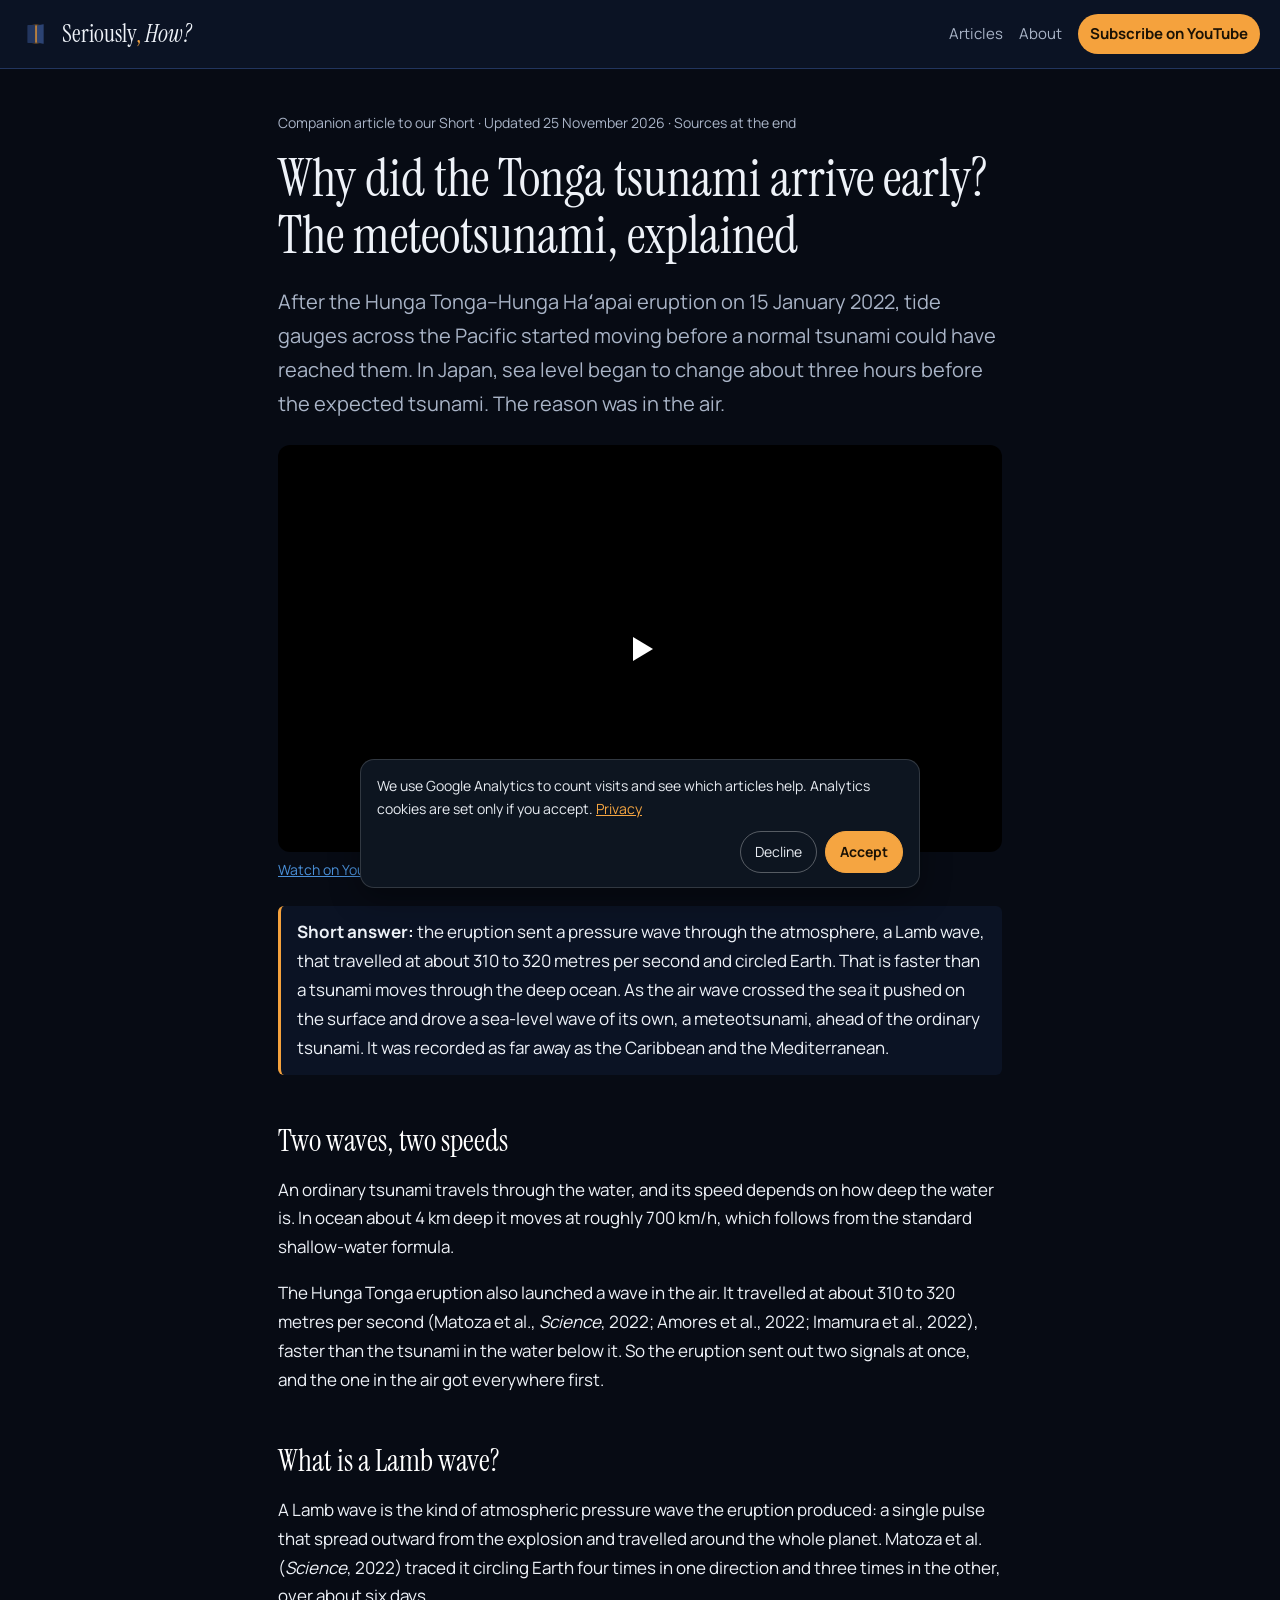
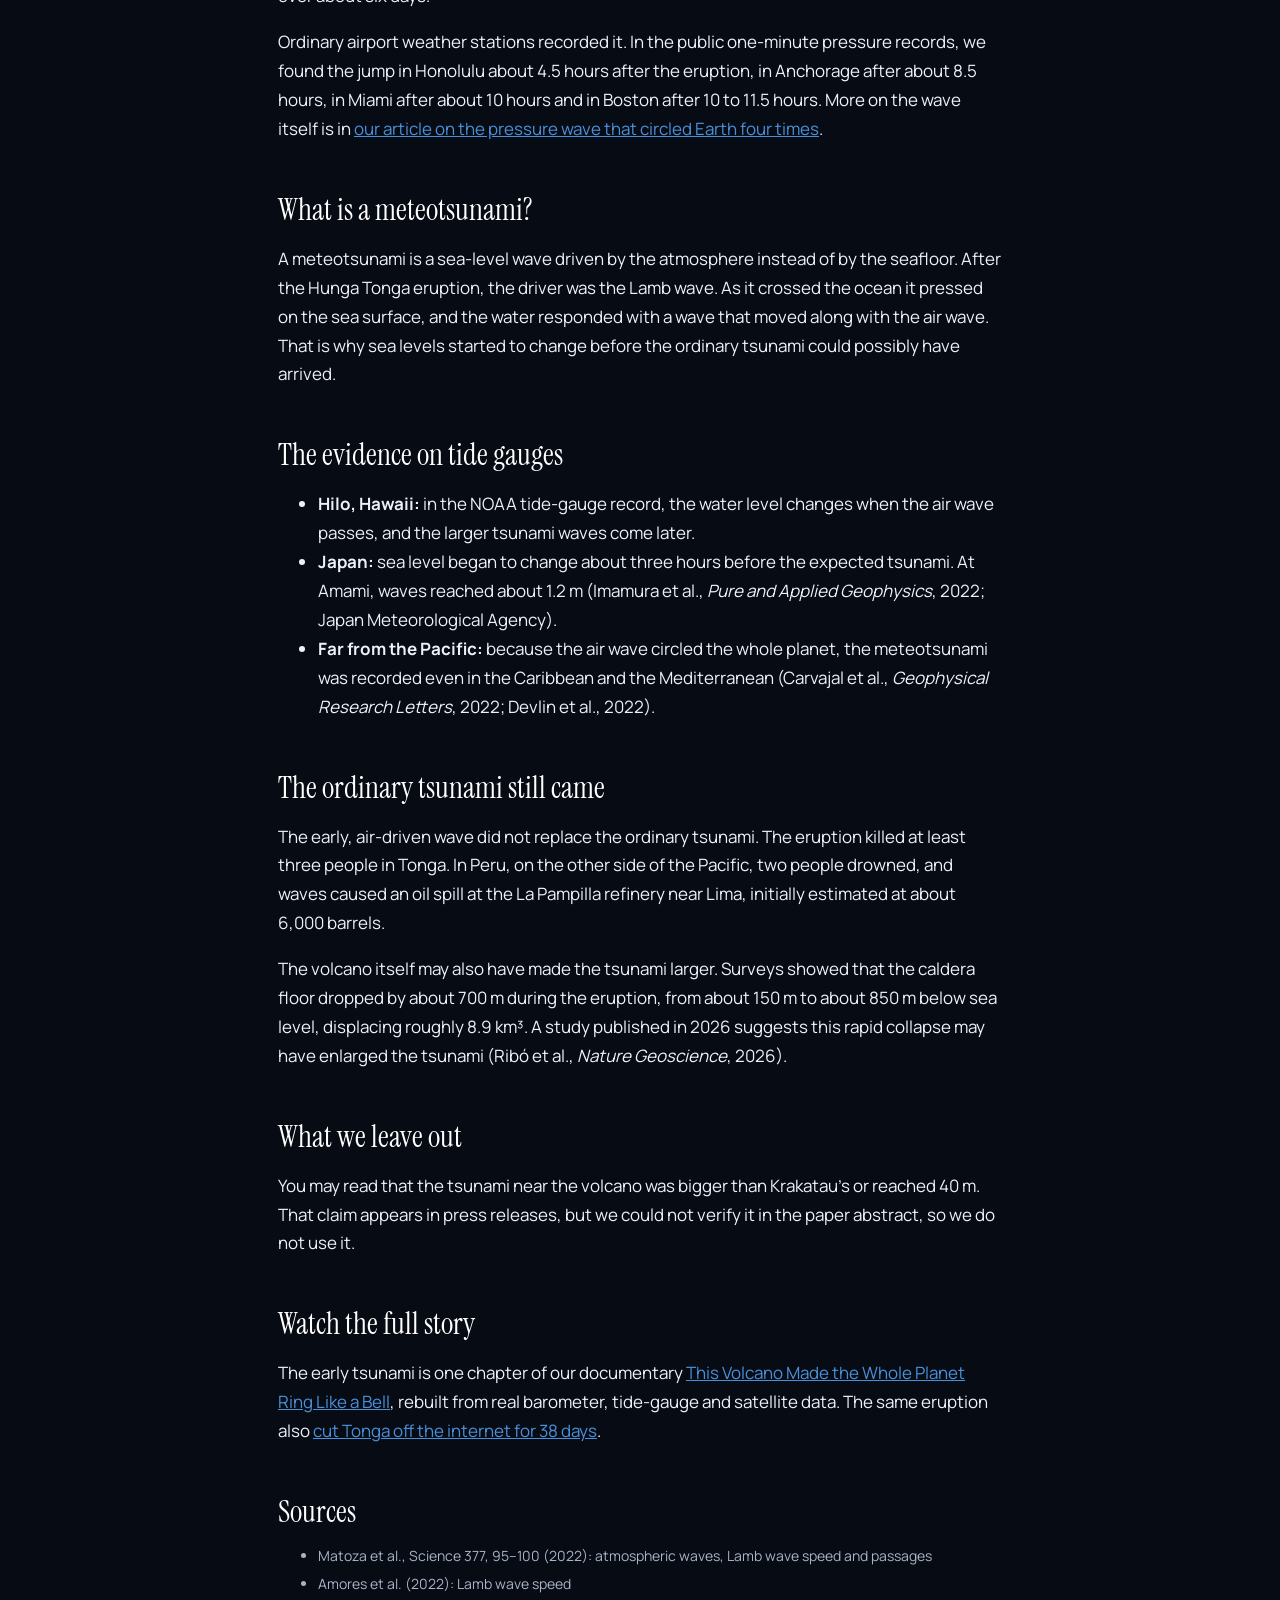
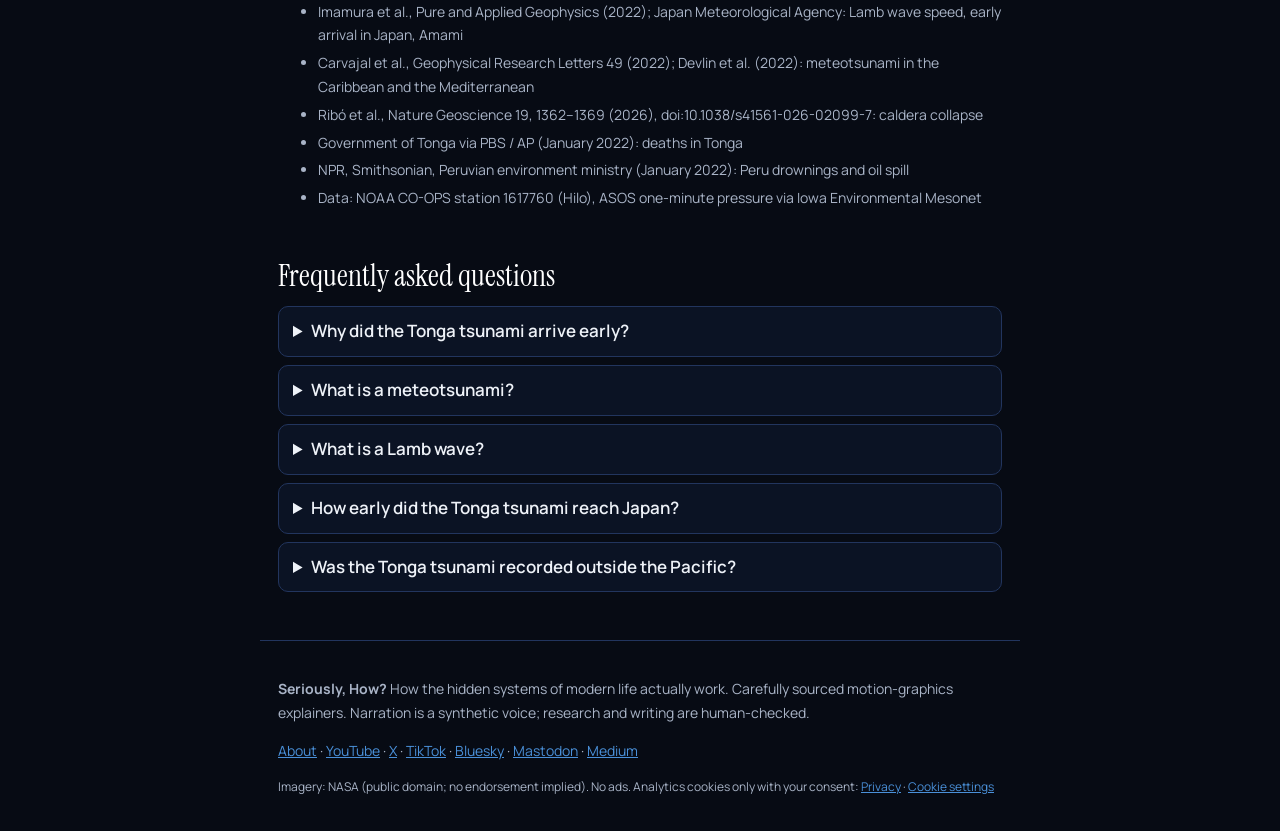
<file: tonga-tsunami-arrived-early-meteotsunami/index.html>
<!doctype html>
<html lang="en">
<head>
<meta charset="utf-8">
<meta name="viewport" content="width=device-width, initial-scale=1">
<title>Why did the Tonga tsunami arrive early? The meteotsunami, explained | Seriously, How?</title>

<meta name="description" content="After the Hunga Tonga eruption in January 2022, sea levels changed hours before a normal tsunami could arrive. How the eruption&#x27;s air pressure wave, a Lamb wave, drove a meteotsunami that was recorded as far away as the Caribbean and the Mediterranean.">
<link rel="canonical" href="https://seriouslyhowtv.github.io/tonga-tsunami-arrived-early-meteotsunami/">
<meta property="og:type" content="article">
<meta property="og:site_name" content="Seriously, How?">
<meta property="og:title" content="Why did the Tonga tsunami arrive early? The meteotsunami, explained">
<meta property="og:description" content="After the Hunga Tonga eruption in January 2022, sea levels changed hours before a normal tsunami could arrive. How the eruption&#x27;s air pressure wave, a Lamb wave, drove a meteotsunami that was recorded as far away as the Caribbean and the Mediterranean.">
<meta property="og:url" content="https://seriouslyhowtv.github.io/tonga-tsunami-arrived-early-meteotsunami/">
<meta property="og:image" content="https://seriouslyhowtv.github.io/static/og-hunga.jpg">
<meta name="twitter:card" content="summary_large_image">
<link rel="icon" href="/static/favicon.png">
<link rel="preconnect" href="https://fonts.googleapis.com"><link rel="preconnect" href="https://fonts.gstatic.com" crossorigin>
<link href="https://fonts.googleapis.com/css2?family=Instrument+Serif:ital@0;1&family=Manrope:wght@400;600;700&display=swap" rel="stylesheet">
<link rel="stylesheet" href="/static/style.css?v=108604fa">
<script type="application/ld+json">{"@context": "https://schema.org", "@graph": [{"@type": "Article", "headline": "Why did the Tonga tsunami arrive early? The meteotsunami, explained", "description": "After the Hunga Tonga eruption in January 2022, sea levels changed hours before a normal tsunami could arrive. How the eruption's air pressure wave, a Lamb wave, drove a meteotsunami that was recorded as far away as the Caribbean and the Mediterranean.", "datePublished": "2026-11-25", "dateModified": "2026-11-25", "author": {"@type": "Organization", "@id": "https://seriouslyhowtv.github.io/#organization", "name": "Seriously, How?", "url": "https://seriouslyhowtv.github.io/"}, "publisher": {"@type": "Organization", "@id": "https://seriouslyhowtv.github.io/#organization", "name": "Seriously, How?", "logo": {"@type": "ImageObject", "url": "https://seriouslyhowtv.github.io/static/avatar.png"}}, "image": "https://seriouslyhowtv.github.io/static/og-hunga.jpg", "mainEntityOfPage": "https://seriouslyhowtv.github.io/tonga-tsunami-arrived-early-meteotsunami/"}, {"@type": "VideoObject", "name": "The Tonga Tsunami That Arrived Too Early", "description": "The eruption's pressure wave dragged a ripple of ocean along at the speed of sound, hours before the tsunami was due.", "thumbnailUrl": ["https://i.ytimg.com/vi/nh2nMl_MNos/hqdefault.jpg"], "uploadDate": "2026-11-24T15:00:00Z", "duration": "PT32S", "embedUrl": "https://www.youtube.com/embed/nh2nMl_MNos", "url": "https://www.youtube.com/watch?v=nh2nMl_MNos"}, {"@type": "FAQPage", "mainEntity": [{"@type": "Question", "name": "Why did the Tonga tsunami arrive early?", "acceptedAnswer": {"@type": "Answer", "text": "Because part of it was driven by the air. The eruption sent a pressure wave through the atmosphere that travelled at about 310 to 320 metres per second, faster than a tsunami moves through the deep ocean. As it crossed the sea it pushed on the surface and drove a sea-level wave ahead of the ordinary tsunami."}}, {"@type": "Question", "name": "What is a meteotsunami?", "acceptedAnswer": {"@type": "Answer", "text": "A sea-level wave driven by the atmosphere instead of by the seafloor. After the Hunga Tonga eruption, the driver was the eruption's pressure wave in the air, and the meteotsunami it caused was recorded even in the Caribbean and the Mediterranean (Carvajal et al., 2022; Devlin et al., 2022)."}}, {"@type": "Question", "name": "What is a Lamb wave?", "acceptedAnswer": {"@type": "Answer", "text": "The kind of atmospheric pressure wave the Hunga Tonga eruption produced. It travelled at about 310 to 320 metres per second and circled Earth four times in one direction and three times in the other over about six days (Matoza et al., Science, 2022)."}}, {"@type": "Question", "name": "How early did the Tonga tsunami reach Japan?", "acceptedAnswer": {"@type": "Answer", "text": "Sea level in Japan began to change about three hours before the expected tsunami arrival. At Amami, waves reached about 1.2 m (Imamura et al., 2022; Japan Meteorological Agency)."}}, {"@type": "Question", "name": "Was the Tonga tsunami recorded outside the Pacific?", "acceptedAnswer": {"@type": "Answer", "text": "Yes. Because the air wave circled the whole planet, the meteotsunami it drove was recorded in the Caribbean and the Mediterranean (Carvajal et al., Geophysical Research Letters, 2022; Devlin et al., 2022)."}}]}]}</script>
<script>
window.dataLayer=window.dataLayer||[];function gtag(){dataLayer.push(arguments);}
gtag('consent','default',{ad_storage:'denied',ad_user_data:'denied',ad_personalization:'denied',analytics_storage:'denied',wait_for_update:500});
try{if(localStorage.getItem('sh_consent')==='granted'){gtag('consent','update',{analytics_storage:'granted'});}}catch(e){}
gtag('js',new Date());gtag('config','G-7S8MNK1HT8');
</script>
<script async src="https://www.googletagmanager.com/gtag/js?id=G-7S8MNK1HT8"></script>
</head>
<body>
<header class="top"><a class="brand" href="/"><img src="/static/avatar.png" alt="" width="32" height="32"><span>Seriously<span class="comma">,</span> <em>How?</em></span></a>
<nav><a href="/#articles">Articles</a><a href="/about/">About</a><a href="https://www.youtube.com/@SeriouslyHowTV?sub_confirmation=1" class="sub">Subscribe on YouTube</a></nav></header>
<main>
<p class="meta">Companion article to our Short · Updated 25 November 2026 · Sources at the end</p>
<h1>Why did the Tonga tsunami arrive early? The meteotsunami, explained</h1>
<p class="lede">After the Hunga Tonga–Hunga Haʻapai eruption on 15 January 2022, tide gauges across the Pacific started moving before a normal tsunami could have reached them. In Japan, sea level began to change about three hours before the expected tsunami. The reason was in the air.</p>
<figure class="video"><button class="yt" data-id="nh2nMl_MNos" data-title="The Tonga Tsunami That Arrived Too Early" style="background-image:url(https://i.ytimg.com/vi/nh2nMl_MNos/hqdefault.jpg)" aria-label="Play: The Tonga Tsunami That Arrived Too Early"><span class="play"></span></button><figcaption><a href="https://www.youtube.com/watch?v=nh2nMl_MNos">Watch on YouTube: The Tonga Tsunami That Arrived Too Early</a></figcaption></figure>

<div class="callout"><strong>Short answer:</strong> the eruption sent a pressure wave through the atmosphere, a Lamb wave, that travelled at about 310 to 320 metres per second and circled Earth. That is faster than a tsunami moves through the deep ocean. As the air wave crossed the sea it pushed on the surface and drove a sea-level wave of its own, a meteotsunami, ahead of the ordinary tsunami. It was recorded as far away as the Caribbean and the Mediterranean.</div>

<h2>Two waves, two speeds</h2>
<p>An ordinary tsunami travels through the water, and its speed depends on how deep the water is. In ocean about 4 km deep it moves at roughly 700 km/h, which follows from the standard shallow-water formula.</p>
<p>The Hunga Tonga eruption also launched a wave in the air. It travelled at about 310 to 320 metres per second (Matoza et al., <em>Science</em>, 2022; Amores et al., 2022; Imamura et al., 2022), faster than the tsunami in the water below it. So the eruption sent out two signals at once, and the one in the air got everywhere first.</p>

<h2>What is a Lamb wave?</h2>
<p>A Lamb wave is the kind of atmospheric pressure wave the eruption produced: a single pulse that spread outward from the explosion and travelled around the whole planet. Matoza et al. (<em>Science</em>, 2022) traced it circling Earth four times in one direction and three times in the other, over about six days.</p>
<p>Ordinary airport weather stations recorded it. In the public one-minute pressure records, we found the jump in Honolulu about 4.5 hours after the eruption, in Anchorage after about 8.5 hours, in Miami after about 10 hours and in Boston after 10 to 11.5 hours. More on the wave itself is in <a href="/hunga-tonga-eruption-pressure-wave/">our article on the pressure wave that circled Earth four times</a>.</p>

<h2>What is a meteotsunami?</h2>
<p>A meteotsunami is a sea-level wave driven by the atmosphere instead of by the seafloor. After the Hunga Tonga eruption, the driver was the Lamb wave. As it crossed the ocean it pressed on the sea surface, and the water responded with a wave that moved along with the air wave. That is why sea levels started to change before the ordinary tsunami could possibly have arrived.</p>

<h2>The evidence on tide gauges</h2>
<ul>
<li><strong>Hilo, Hawaii:</strong> in the NOAA tide-gauge record, the water level changes when the air wave passes, and the larger tsunami waves come later.</li>
<li><strong>Japan:</strong> sea level began to change about three hours before the expected tsunami. At Amami, waves reached about 1.2 m (Imamura et al., <em>Pure and Applied Geophysics</em>, 2022; Japan Meteorological Agency).</li>
<li><strong>Far from the Pacific:</strong> because the air wave circled the whole planet, the meteotsunami was recorded even in the Caribbean and the Mediterranean (Carvajal et al., <em>Geophysical Research Letters</em>, 2022; Devlin et al., 2022).</li>
</ul>

<h2>The ordinary tsunami still came</h2>
<p>The early, air-driven wave did not replace the ordinary tsunami. The eruption killed at least three people in Tonga. In Peru, on the other side of the Pacific, two people drowned, and waves caused an oil spill at the La Pampilla refinery near Lima, initially estimated at about 6,000 barrels.</p>
<p>The volcano itself may also have made the tsunami larger. Surveys showed that the caldera floor dropped by about 700 m during the eruption, from about 150 m to about 850 m below sea level, displacing roughly 8.9 km³. A study published in 2026 suggests this rapid collapse may have enlarged the tsunami (Ribó et al., <em>Nature Geoscience</em>, 2026).</p>

<h2>What we leave out</h2>
<p>You may read that the tsunami near the volcano was bigger than Krakatau's or reached 40 m. That claim appears in press releases, but we could not verify it in the paper abstract, so we do not use it.</p>

<h2>Watch the full story</h2>
<p>The early tsunami is one chapter of our documentary <a href="https://www.youtube.com/watch?v=ZW3n-2zZm_c">This Volcano Made the Whole Planet Ring Like a Bell</a>, rebuilt from real barometer, tide-gauge and satellite data. The same eruption also <a href="/tonga-internet-cable-cut-2022/">cut Tonga off the internet for 38 days</a>.</p>

<h2>Sources</h2>
<ul class="sources">
<li>Matoza et al., Science 377, 95–100 (2022): atmospheric waves, Lamb wave speed and passages</li>
<li>Amores et al. (2022): Lamb wave speed</li>
<li>Imamura et al., Pure and Applied Geophysics (2022); Japan Meteorological Agency: Lamb wave speed, early arrival in Japan, Amami</li>
<li>Carvajal et al., Geophysical Research Letters 49 (2022); Devlin et al. (2022): meteotsunami in the Caribbean and the Mediterranean</li>
<li>Ribó et al., Nature Geoscience 19, 1362–1369 (2026), doi:10.1038/s41561-026-02099-7: caldera collapse</li>
<li>Government of Tonga via PBS / AP (January 2022): deaths in Tonga</li>
<li>NPR, Smithsonian, Peruvian environment ministry (January 2022): Peru drownings and oil spill</li>
<li>Data: NOAA CO-OPS station 1617760 (Hilo), ASOS one-minute pressure via Iowa Environmental Mesonet</li>
</ul>
<section class="faq"><h2>Frequently asked questions</h2><details><summary>Why did the Tonga tsunami arrive early?</summary><p>Because part of it was driven by the air. The eruption sent a pressure wave through the atmosphere that travelled at about 310 to 320 metres per second, faster than a tsunami moves through the deep ocean. As it crossed the sea it pushed on the surface and drove a sea-level wave ahead of the ordinary tsunami.</p></details><details><summary>What is a meteotsunami?</summary><p>A sea-level wave driven by the atmosphere instead of by the seafloor. After the Hunga Tonga eruption, the driver was the eruption&#x27;s pressure wave in the air, and the meteotsunami it caused was recorded even in the Caribbean and the Mediterranean (Carvajal et al., 2022; Devlin et al., 2022).</p></details><details><summary>What is a Lamb wave?</summary><p>The kind of atmospheric pressure wave the Hunga Tonga eruption produced. It travelled at about 310 to 320 metres per second and circled Earth four times in one direction and three times in the other over about six days (Matoza et al., Science, 2022).</p></details><details><summary>How early did the Tonga tsunami reach Japan?</summary><p>Sea level in Japan began to change about three hours before the expected tsunami arrival. At Amami, waves reached about 1.2 m (Imamura et al., 2022; Japan Meteorological Agency).</p></details><details><summary>Was the Tonga tsunami recorded outside the Pacific?</summary><p>Yes. Because the air wave circled the whole planet, the meteotsunami it drove was recorded in the Caribbean and the Mediterranean (Carvajal et al., Geophysical Research Letters, 2022; Devlin et al., 2022).</p></details></section></main>
<footer>
<p><strong>Seriously, How?</strong> How the hidden systems of modern life actually work. Carefully sourced motion-graphics explainers. Narration is a synthetic voice; research and writing are human-checked.</p>
<p><a href="/about/">About</a> · <a href="https://www.youtube.com/@SeriouslyHowTV">YouTube</a> · <a href="https://x.com/SeriouslyHowTV">X</a> · <a href="https://www.tiktok.com/@seriouslyhowtv">TikTok</a> · <a href="https://bsky.app/profile/seriouslyhowtv.bsky.social">Bluesky</a> · <a rel="me" href="https://mastodon.social/@SeriouslyHowTV">Mastodon</a> · <a href="https://medium.com/@seriouslyhowtv">Medium</a></p>
<p class="small">Imagery: NASA (public domain; no endorsement implied). No ads. Analytics cookies only with your consent: <a href="/privacy/">Privacy</a> · <a href="#" id="cookie-settings">Cookie settings</a></p>
</footer>
<script>
document.querySelectorAll('.yt').forEach(function(el){el.addEventListener('click',function(){
  var f=document.createElement('iframe');f.src='https://www.youtube-nocookie.com/embed/'+el.dataset.id+'?autoplay=1&rel=0';
  f.title=el.dataset.title;f.allow='autoplay; encrypted-media; picture-in-picture';f.allowFullscreen=true;el.replaceWith(f);});});
</script>
<div id="consent" class="consent" role="dialog" aria-label="Cookie consent" hidden>
<p>We use Google Analytics to count visits and see which articles help. Analytics cookies are set only if you accept. <a href="/privacy/">Privacy</a></p>
<div class="consent-actions"><button type="button" data-c="denied">Decline</button><button type="button" data-c="granted" class="primary">Accept</button></div>
</div>
<script>
(function(){var b=document.getElementById('consent');var v=null;try{v=localStorage.getItem('sh_consent');}catch(e){}
if(!v){b.hidden=false;}
b.querySelectorAll('button').forEach(function(x){x.addEventListener('click',function(){var c=x.dataset.c;try{localStorage.setItem('sh_consent',c);}catch(e){}
gtag('consent','update',{analytics_storage:c});
if(c==='granted'&&v!=='granted'){gtag('event','page_view',{page_location:location.href,page_title:document.title});}
v=c;b.hidden=true;});});
var s=document.getElementById('cookie-settings');if(s){s.addEventListener('click',function(e){e.preventDefault();b.hidden=false;});}})();
</script>
</body>
</html>
</file>
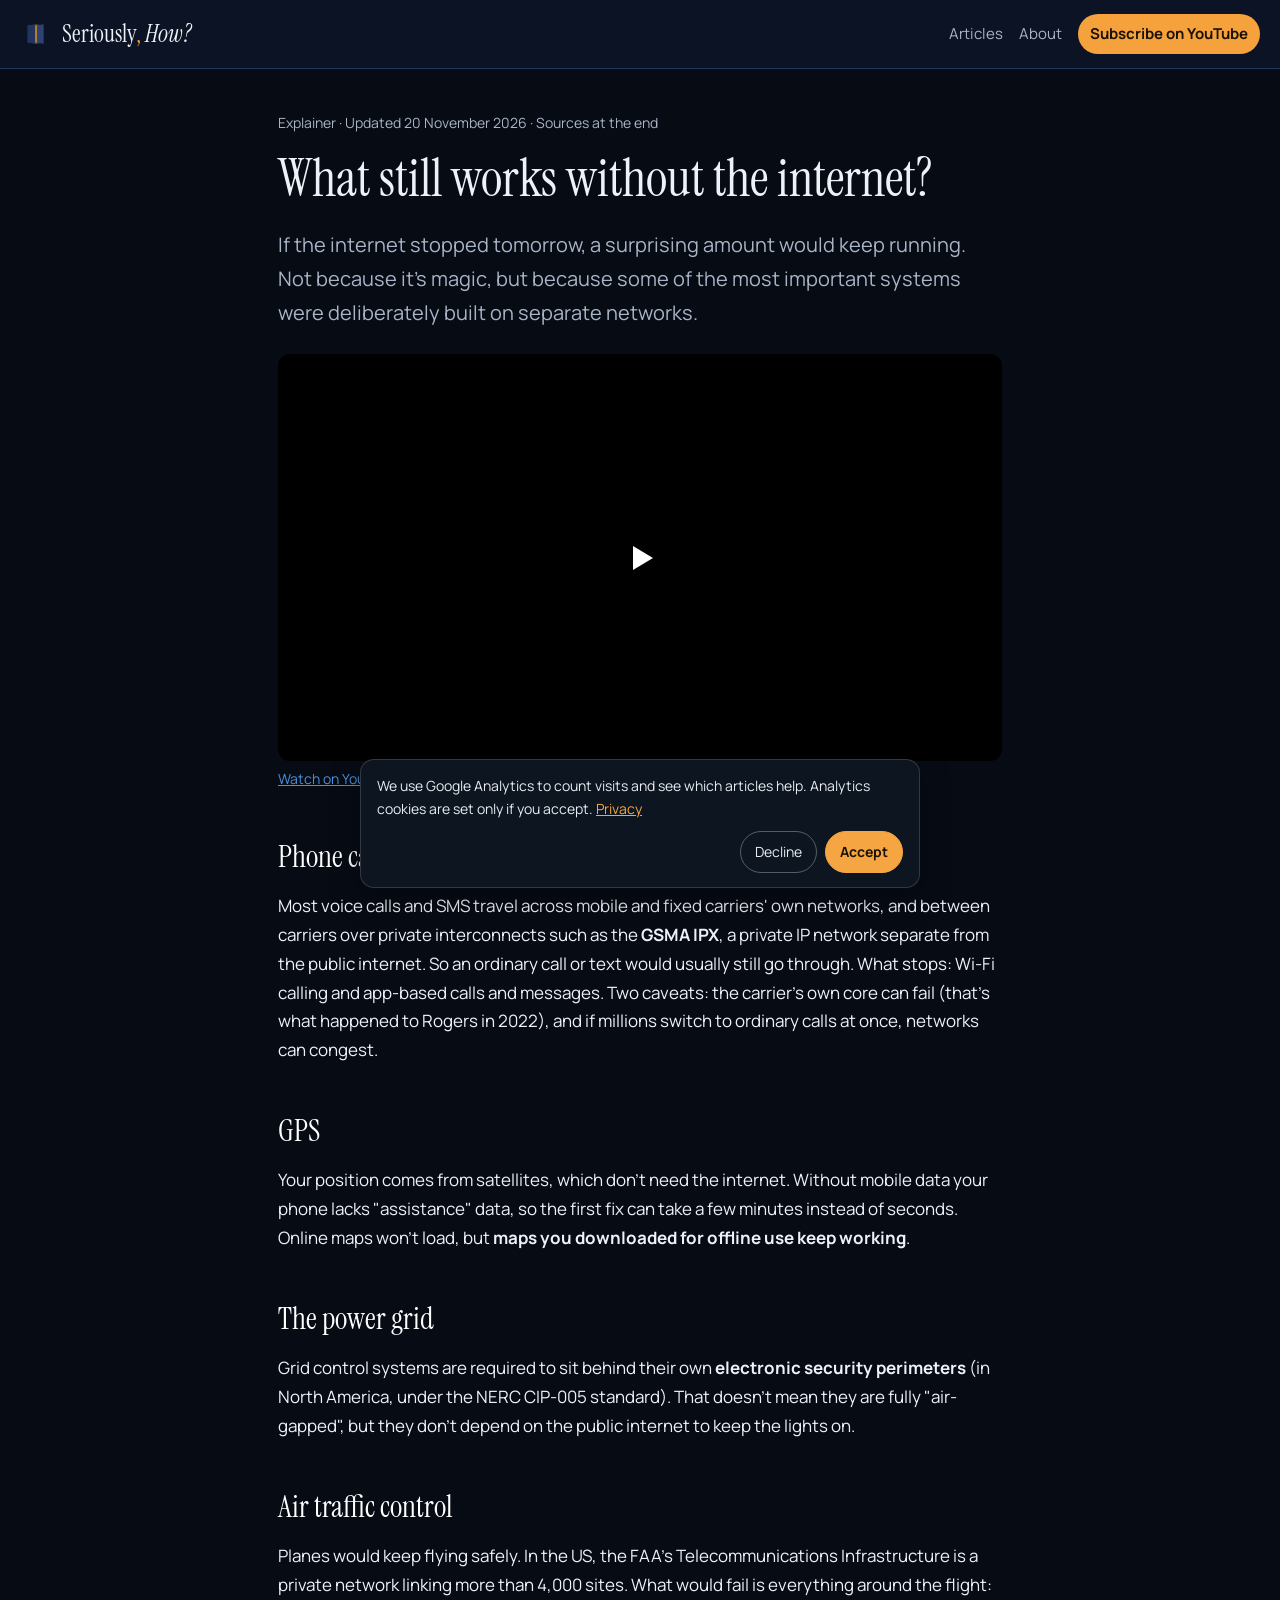
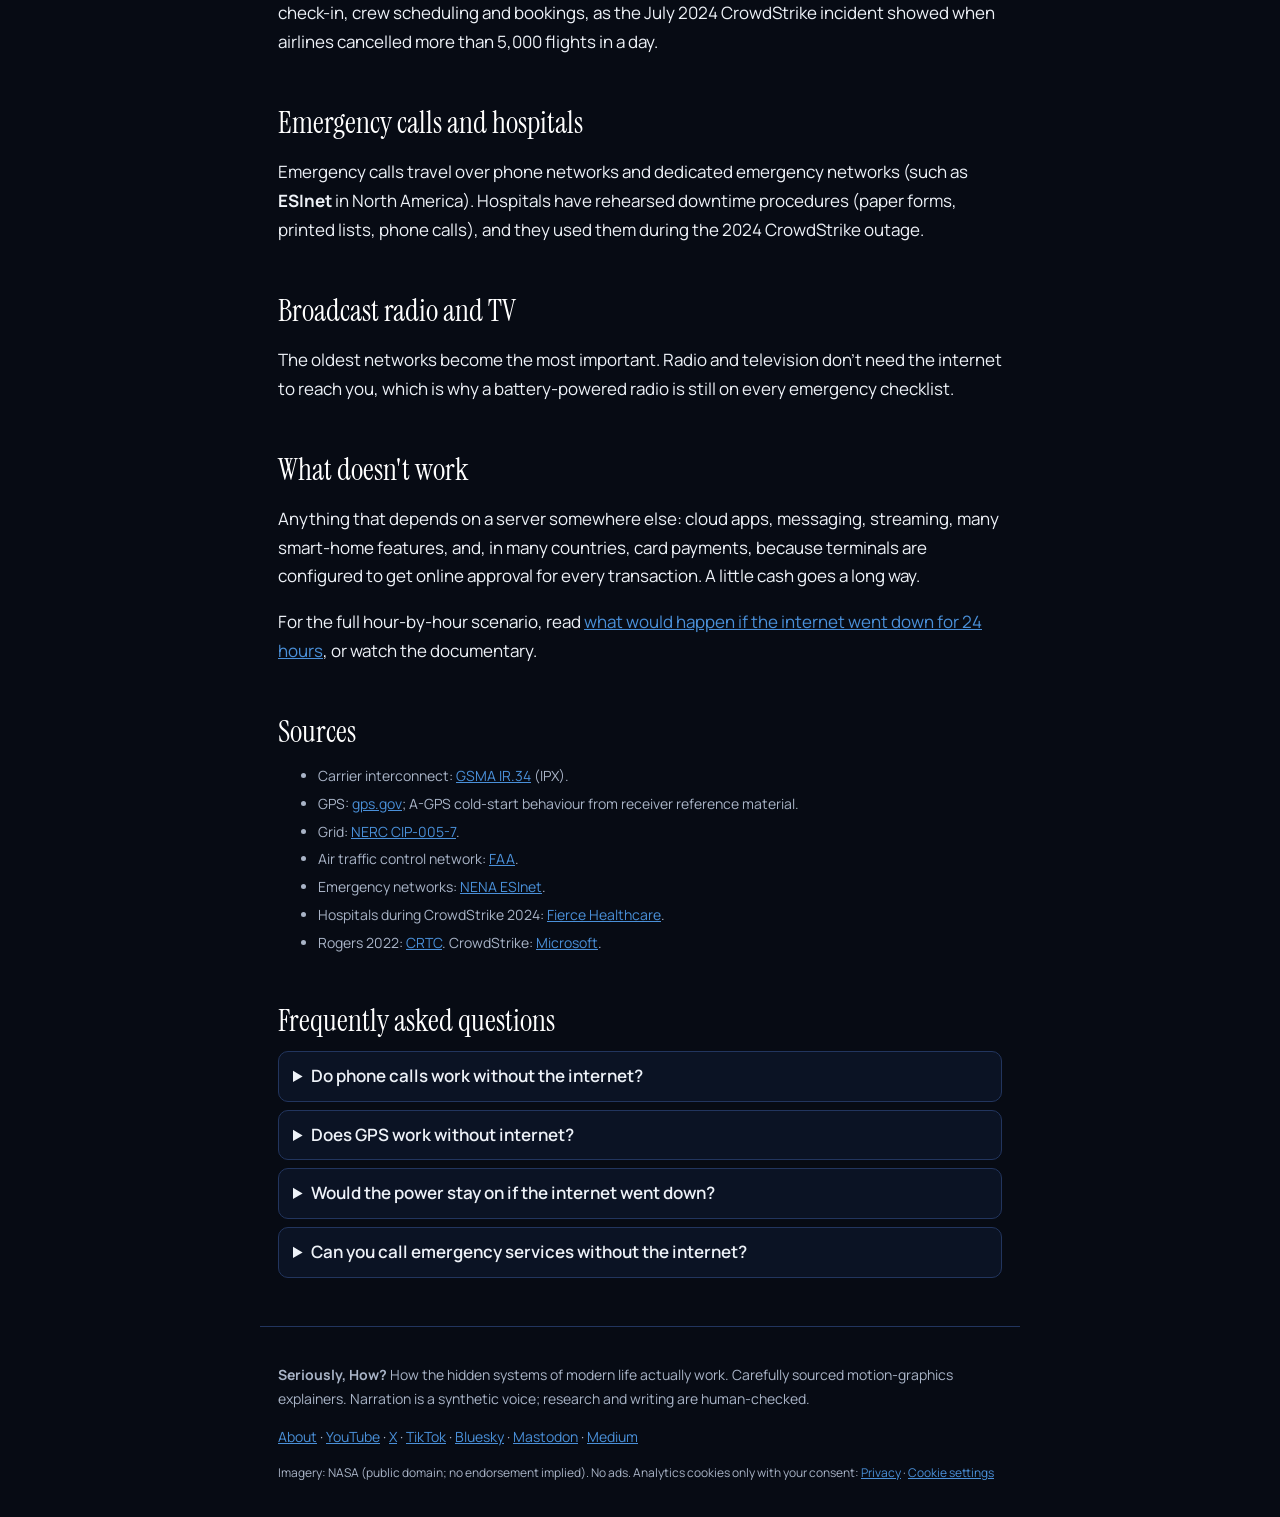
<file: what-still-works-without-internet/index.html>
<!doctype html>
<html lang="en">
<head>
<meta charset="utf-8">
<meta name="viewport" content="width=device-width, initial-scale=1">
<title>What still works without the internet? Calls, GPS, the grid and broadcast explained | Seriously, How?</title>

<meta name="description" content="If the internet went down, phone calls and texts, GPS, the power grid, emergency calls and broadcast radio and TV would mostly keep working because they run on separate networks. Here&#x27;s why, with sources.">
<link rel="canonical" href="https://seriouslyhowtv.github.io/what-still-works-without-internet/">
<meta property="og:type" content="article">
<meta property="og:site_name" content="Seriously, How?">
<meta property="og:title" content="What still works without the internet? Calls, GPS, the grid and broadcast explained">
<meta property="og:description" content="If the internet went down, phone calls and texts, GPS, the power grid, emergency calls and broadcast radio and TV would mostly keep working because they run on separate networks. Here&#x27;s why, with sources.">
<meta property="og:url" content="https://seriouslyhowtv.github.io/what-still-works-without-internet/">
<meta property="og:image" content="https://seriouslyhowtv.github.io/static/og-internet24.jpg">
<meta name="twitter:card" content="summary_large_image">
<link rel="icon" href="/static/favicon.png">
<link rel="preconnect" href="https://fonts.googleapis.com"><link rel="preconnect" href="https://fonts.gstatic.com" crossorigin>
<link href="https://fonts.googleapis.com/css2?family=Instrument+Serif:ital@0;1&family=Manrope:wght@400;600;700&display=swap" rel="stylesheet">
<link rel="stylesheet" href="/static/style.css?v=108604fa">
<script type="application/ld+json">{"@context": "https://schema.org", "@graph": [{"@type": "Article", "headline": "What still works without the internet? Calls, GPS, the grid and broadcast explained", "description": "If the internet went down, phone calls and texts, GPS, the power grid, emergency calls and broadcast radio and TV would mostly keep working because they run on separate networks. Here's why, with sources.", "datePublished": "2026-11-20", "dateModified": "2026-11-20", "author": {"@type": "Organization", "@id": "https://seriouslyhowtv.github.io/#organization", "name": "Seriously, How?", "url": "https://seriouslyhowtv.github.io/"}, "publisher": {"@type": "Organization", "@id": "https://seriouslyhowtv.github.io/#organization", "name": "Seriously, How?", "logo": {"@type": "ImageObject", "url": "https://seriouslyhowtv.github.io/static/avatar.png"}}, "image": "https://seriouslyhowtv.github.io/static/og-internet24.jpg", "mainEntityOfPage": "https://seriouslyhowtv.github.io/what-still-works-without-internet/"}, {"@type": "VideoObject", "name": "What Still Works Without the Internet?", "description": "Calls, GPS, the grid and broadcast keep running because they use separate networks.", "thumbnailUrl": ["https://i.ytimg.com/vi/McYBIwnWumk/hqdefault.jpg"], "uploadDate": "2026-11-19T15:00:00Z", "duration": "PT37S", "embedUrl": "https://www.youtube.com/embed/McYBIwnWumk", "url": "https://www.youtube.com/watch?v=McYBIwnWumk"}, {"@type": "FAQPage", "mainEntity": [{"@type": "Question", "name": "Do phone calls work without the internet?", "acceptedAnswer": {"@type": "Answer", "text": "Mostly yes. Carriers exchange voice and SMS traffic over their own networks and private interconnects (such as the GSMA IPX), not the public internet. Wi-Fi calling and app-based calls would stop, and a carrier's own core can still fail, as Rogers showed in 2022."}}, {"@type": "Question", "name": "Does GPS work without internet?", "acceptedAnswer": {"@type": "Answer", "text": "Yes. GPS positioning comes from satellites. Without mobile data the first fix can take a few minutes because assistance data is missing, and online maps won't load, but downloaded offline maps keep working."}}, {"@type": "Question", "name": "Would the power stay on if the internet went down?", "acceptedAnswer": {"@type": "Answer", "text": "The grid's control systems sit behind their own electronic security perimeters under NERC CIP-005, rather than depending on the public internet, so the lights would be expected to stay on."}}, {"@type": "Question", "name": "Can you call emergency services without the internet?", "acceptedAnswer": {"@type": "Answer", "text": "Yes. Emergency calls travel over phone networks and dedicated emergency networks such as ESInet, not the public internet."}}]}]}</script>
<script>
window.dataLayer=window.dataLayer||[];function gtag(){dataLayer.push(arguments);}
gtag('consent','default',{ad_storage:'denied',ad_user_data:'denied',ad_personalization:'denied',analytics_storage:'denied',wait_for_update:500});
try{if(localStorage.getItem('sh_consent')==='granted'){gtag('consent','update',{analytics_storage:'granted'});}}catch(e){}
gtag('js',new Date());gtag('config','G-7S8MNK1HT8');
</script>
<script async src="https://www.googletagmanager.com/gtag/js?id=G-7S8MNK1HT8"></script>
</head>
<body>
<header class="top"><a class="brand" href="/"><img src="/static/avatar.png" alt="" width="32" height="32"><span>Seriously<span class="comma">,</span> <em>How?</em></span></a>
<nav><a href="/#articles">Articles</a><a href="/about/">About</a><a href="https://www.youtube.com/@SeriouslyHowTV?sub_confirmation=1" class="sub">Subscribe on YouTube</a></nav></header>
<main>
<p class="meta">Explainer · Updated 20 November 2026 · Sources at the end</p>
<h1>What still works without the internet?</h1>
<p class="lede">If the internet stopped tomorrow, a surprising amount would keep running. Not because it's magic, but because some of the most important systems were deliberately built on separate networks.</p>
<figure class="video"><button class="yt" data-id="McYBIwnWumk" data-title="What Still Works Without the Internet?" style="background-image:url(https://i.ytimg.com/vi/McYBIwnWumk/hqdefault.jpg)" aria-label="Play: What Still Works Without the Internet?"><span class="play"></span></button><figcaption><a href="https://www.youtube.com/watch?v=McYBIwnWumk">Watch on YouTube: What Still Works Without the Internet?</a></figcaption></figure>

<h2>Phone calls and texts (mostly)</h2>
<p>Most voice calls and SMS travel across mobile and fixed carriers' own networks, and between carriers over private interconnects such as the <strong>GSMA IPX</strong>, a private IP network separate from the public internet. So an ordinary call or text would usually still go through. What stops: Wi-Fi calling and app-based calls and messages. Two caveats: the carrier's own core can fail (that's what happened to Rogers in 2022), and if millions switch to ordinary calls at once, networks can congest.</p>

<h2>GPS</h2>
<p>Your position comes from satellites, which don't need the internet. Without mobile data your phone lacks "assistance" data, so the first fix can take a few minutes instead of seconds. Online maps won't load, but <strong>maps you downloaded for offline use keep working</strong>.</p>

<h2>The power grid</h2>
<p>Grid control systems are required to sit behind their own <strong>electronic security perimeters</strong> (in North America, under the NERC CIP-005 standard). That doesn't mean they are fully "air-gapped", but they don't depend on the public internet to keep the lights on.</p>

<h2>Air traffic control</h2>
<p>Planes would keep flying safely. In the US, the FAA's Telecommunications Infrastructure is a private network linking more than 4,000 sites. What would fail is everything around the flight: check-in, crew scheduling and bookings, as the July 2024 CrowdStrike incident showed when airlines cancelled more than 5,000 flights in a day.</p>

<h2>Emergency calls and hospitals</h2>
<p>Emergency calls travel over phone networks and dedicated emergency networks (such as <strong>ESInet</strong> in North America). Hospitals have rehearsed downtime procedures (paper forms, printed lists, phone calls), and they used them during the 2024 CrowdStrike outage.</p>

<h2>Broadcast radio and TV</h2>
<p>The oldest networks become the most important. Radio and television don't need the internet to reach you, which is why a battery-powered radio is still on every emergency checklist.</p>

<h2>What doesn't work</h2>
<p>Anything that depends on a server somewhere else: cloud apps, messaging, streaming, many smart-home features, and, in many countries, card payments, because terminals are configured to get online approval for every transaction. A little cash goes a long way.</p>

<p>For the full hour-by-hour scenario, read <a href="/internet-outage-24-hours/">what would happen if the internet went down for 24 hours</a>, or watch the documentary.</p>

<h2>Sources</h2>
<ul class="sources">
<li>Carrier interconnect: <a href="https://www.gsma.com/newsroom/wp-content/uploads//IR.34-v22.0-2.pdf">GSMA IR.34</a> (IPX).</li>
<li>GPS: <a href="https://www.gps.gov/">gps.gov</a>; A-GPS cold-start behaviour from receiver reference material.</li>
<li>Grid: <a href="https://www.nerc.com/pa/Stand/Reliability%20Standards/CIP-005-7.pdf">NERC CIP-005-7</a>.</li>
<li>Air traffic control network: <a href="https://www.faa.gov/air_traffic/technology/cinp">FAA</a>.</li>
<li>Emergency networks: <a href="https://kb.nena.org/wiki/ESInet_(Emergency_Services_IP_Network)">NENA ESInet</a>.</li>
<li>Hospitals during CrowdStrike 2024: <a href="https://www.fiercehealthcare.com/health-tech/global-it-outage-takes-down-health-system-ehrs-forces-hospitals-cancel-non-emergency">Fierce Healthcare</a>.</li>
<li>Rogers 2022: <a href="https://crtc.gc.ca/eng/publications/reports/xona2024.htm">CRTC</a>. CrowdStrike: <a href="https://blogs.microsoft.com/blog/2024/07/20/helping-our-customers-through-the-crowdstrike-outage/">Microsoft</a>.</li>
</ul>
<section class="faq"><h2>Frequently asked questions</h2><details><summary>Do phone calls work without the internet?</summary><p>Mostly yes. Carriers exchange voice and SMS traffic over their own networks and private interconnects (such as the GSMA IPX), not the public internet. Wi-Fi calling and app-based calls would stop, and a carrier&#x27;s own core can still fail, as Rogers showed in 2022.</p></details><details><summary>Does GPS work without internet?</summary><p>Yes. GPS positioning comes from satellites. Without mobile data the first fix can take a few minutes because assistance data is missing, and online maps won&#x27;t load, but downloaded offline maps keep working.</p></details><details><summary>Would the power stay on if the internet went down?</summary><p>The grid&#x27;s control systems sit behind their own electronic security perimeters under NERC CIP-005, rather than depending on the public internet, so the lights would be expected to stay on.</p></details><details><summary>Can you call emergency services without the internet?</summary><p>Yes. Emergency calls travel over phone networks and dedicated emergency networks such as ESInet, not the public internet.</p></details></section></main>
<footer>
<p><strong>Seriously, How?</strong> How the hidden systems of modern life actually work. Carefully sourced motion-graphics explainers. Narration is a synthetic voice; research and writing are human-checked.</p>
<p><a href="/about/">About</a> · <a href="https://www.youtube.com/@SeriouslyHowTV">YouTube</a> · <a href="https://x.com/SeriouslyHowTV">X</a> · <a href="https://www.tiktok.com/@seriouslyhowtv">TikTok</a> · <a href="https://bsky.app/profile/seriouslyhowtv.bsky.social">Bluesky</a> · <a rel="me" href="https://mastodon.social/@SeriouslyHowTV">Mastodon</a> · <a href="https://medium.com/@seriouslyhowtv">Medium</a></p>
<p class="small">Imagery: NASA (public domain; no endorsement implied). No ads. Analytics cookies only with your consent: <a href="/privacy/">Privacy</a> · <a href="#" id="cookie-settings">Cookie settings</a></p>
</footer>
<script>
document.querySelectorAll('.yt').forEach(function(el){el.addEventListener('click',function(){
  var f=document.createElement('iframe');f.src='https://www.youtube-nocookie.com/embed/'+el.dataset.id+'?autoplay=1&rel=0';
  f.title=el.dataset.title;f.allow='autoplay; encrypted-media; picture-in-picture';f.allowFullscreen=true;el.replaceWith(f);});});
</script>
<div id="consent" class="consent" role="dialog" aria-label="Cookie consent" hidden>
<p>We use Google Analytics to count visits and see which articles help. Analytics cookies are set only if you accept. <a href="/privacy/">Privacy</a></p>
<div class="consent-actions"><button type="button" data-c="denied">Decline</button><button type="button" data-c="granted" class="primary">Accept</button></div>
</div>
<script>
(function(){var b=document.getElementById('consent');var v=null;try{v=localStorage.getItem('sh_consent');}catch(e){}
if(!v){b.hidden=false;}
b.querySelectorAll('button').forEach(function(x){x.addEventListener('click',function(){var c=x.dataset.c;try{localStorage.setItem('sh_consent',c);}catch(e){}
gtag('consent','update',{analytics_storage:c});
if(c==='granted'&&v!=='granted'){gtag('event','page_view',{page_location:location.href,page_title:document.title});}
v=c;b.hidden=true;});});
var s=document.getElementById('cookie-settings');if(s){s.addEventListener('click',function(e){e.preventDefault();b.hidden=false;});}})();
</script>
</body>
</html>
</file>
<file: static/style.css>
:root{--bg:#070B14;--panel:#0B1324;--text:#EEF2F8;--muted:#A9B4C7;--blue:#4A90D9;--dawn:#F5A23D;--line:#22355E}
*{box-sizing:border-box}
html{-webkit-text-size-adjust:100%}
body{margin:0;background:var(--bg);color:var(--text);font:17px/1.7 Manrope,system-ui,-apple-system,Segoe UI,sans-serif}
a{color:var(--blue)}a:hover{color:var(--dawn)}
.top{display:flex;justify-content:space-between;align-items:center;gap:12px;flex-wrap:wrap;padding:14px 20px;border-bottom:1px solid var(--line);background:var(--panel)}
.brand{display:flex;align-items:center;gap:10px;color:var(--text);text-decoration:none;font:400 24px/1 "Instrument Serif",serif}
.brand img{border-radius:50%}.comma{color:var(--dawn)}
nav{display:flex;gap:16px;align-items:center;font-size:15px}
nav a{color:var(--muted);text-decoration:none}
nav a.sub{background:var(--dawn);color:#1b1205;padding:7px 12px;border-radius:999px;font-weight:700}
main{max-width:760px;margin:0 auto;padding:28px 18px 40px}
h1{font:400 clamp(34px,6vw,52px)/1.1 "Instrument Serif",serif;margin:.3em 0 .4em}
h2{font:400 30px/1.2 "Instrument Serif",serif;margin:1.6em 0 .4em;color:#fff}
h3{font-size:18px;margin:1.4em 0 .3em}
.lede{font-size:20px;color:var(--muted)}
.meta{color:var(--muted);font-size:14px}
.video{margin:24px 0}
.yt{position:relative;display:block;width:100%;aspect-ratio:16/9;border:0;border-radius:12px;background:#000 center/cover no-repeat;cursor:pointer}
.yt .play{position:absolute;inset:0;margin:auto;width:76px;height:54px;border-radius:14px;background:rgba(0,0,0,.72)}
.yt .play:after{content:"";position:absolute;left:31px;top:15px;border-style:solid;border-width:12px 0 12px 20px;border-color:transparent transparent transparent #fff}
.yt:hover .play{background:#c00}
iframe{width:100%;aspect-ratio:16/9;border:0;border-radius:12px}
figcaption{font-size:14px;margin-top:6px}
.cards{display:grid;grid-template-columns:repeat(auto-fit,minmax(220px,1fr));gap:14px;margin:18px 0}
.card{display:block;background:var(--panel);border:1px solid var(--line);border-radius:12px;padding:16px;color:var(--text);text-decoration:none}
.card:hover{border-color:var(--dawn)}.card strong{display:block;font-size:17px;margin-bottom:4px}.card span{color:var(--muted);font-size:14px}
.callout{background:var(--panel);border-left:3px solid var(--dawn);padding:12px 16px;border-radius:6px;margin:20px 0}
.sources{font-size:14px;color:var(--muted)}.sources li{margin:4px 0}
.faq details{background:var(--panel);border:1px solid var(--line);border-radius:10px;padding:10px 14px;margin:8px 0}
.faq summary{cursor:pointer;font-weight:600}
.cta{display:inline-block;background:var(--dawn);color:#1b1205;font-weight:700;padding:10px 16px;border-radius:999px;text-decoration:none;margin:8px 0}
footer{border-top:1px solid var(--line);padding:22px 18px;max-width:760px;margin:0 auto;color:var(--muted);font-size:14px}
.small{font-size:12px}
@media (max-width:520px){body{font-size:16px}.top{padding:12px 16px}main{padding:20px 16px 32px}}
.table-wrap{overflow-x:auto;margin:1.2em 0}
.table-wrap table{border-collapse:collapse;width:100%;font-size:.95em}
.table-wrap th,.table-wrap td{text-align:left;padding:.55em .8em;border-bottom:1px solid rgba(127,127,127,.25);vertical-align:top}
.table-wrap th{font-weight:700}
.table-wrap td:first-child{white-space:nowrap;font-variant-numeric:tabular-nums}

.consent{position:fixed;left:12px;right:12px;bottom:12px;max-width:560px;margin:0 auto;background:#0d1520;color:#e8ecf2;border:1px solid rgba(255,255,255,.15);border-radius:14px;padding:14px 16px;font-size:14px;box-shadow:0 10px 30px rgba(0,0,0,.35);z-index:50}
.consent[hidden]{display:none}
.consent p{margin:0 0 10px}
.consent a{color:#f5a541}
.consent-actions{display:flex;gap:8px;justify-content:flex-end}
.consent button{font:inherit;padding:8px 14px;border-radius:999px;border:1px solid rgba(255,255,255,.3);background:transparent;color:inherit;cursor:pointer}
.consent button.primary{background:#f5a541;color:#1b1205;border-color:#f5a541;font-weight:700}
h1 em{display:block;font-size:.6em;line-height:1.2;color:var(--muted);margin-top:.25em}
</file>
